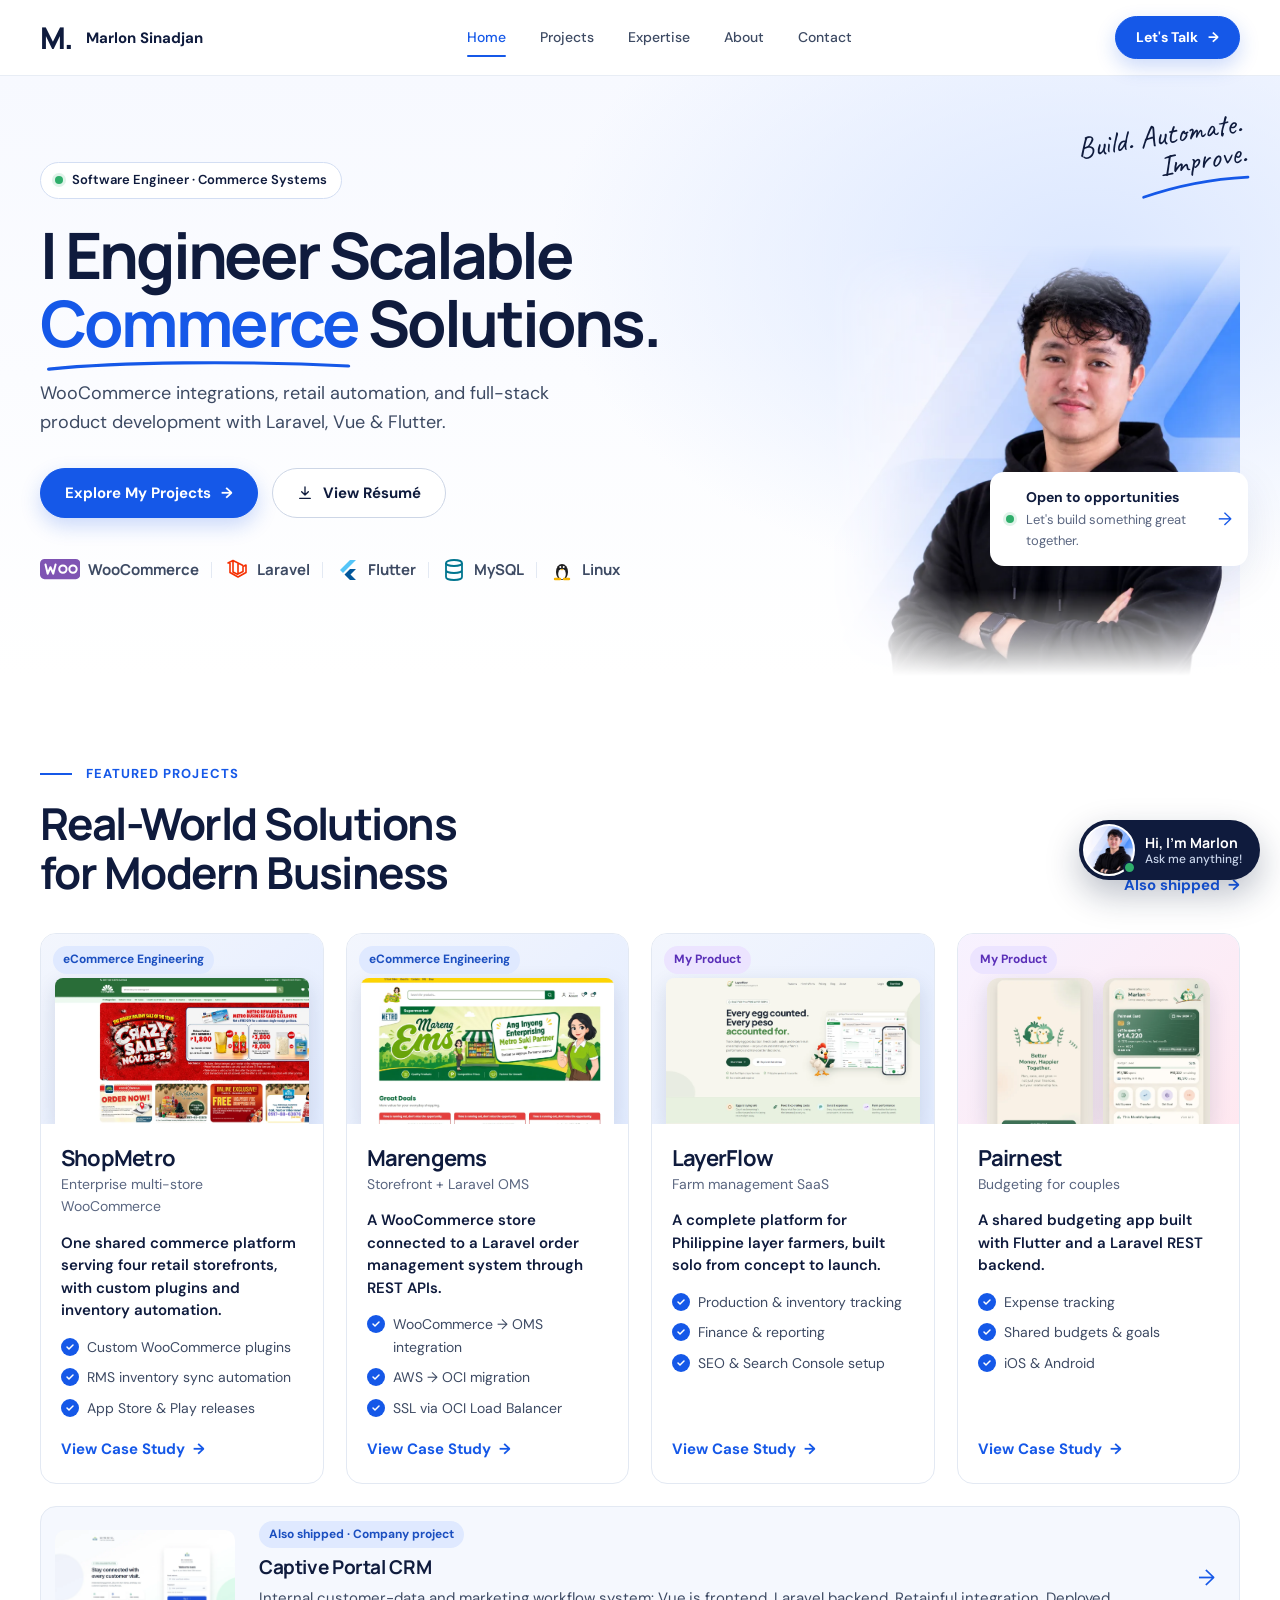
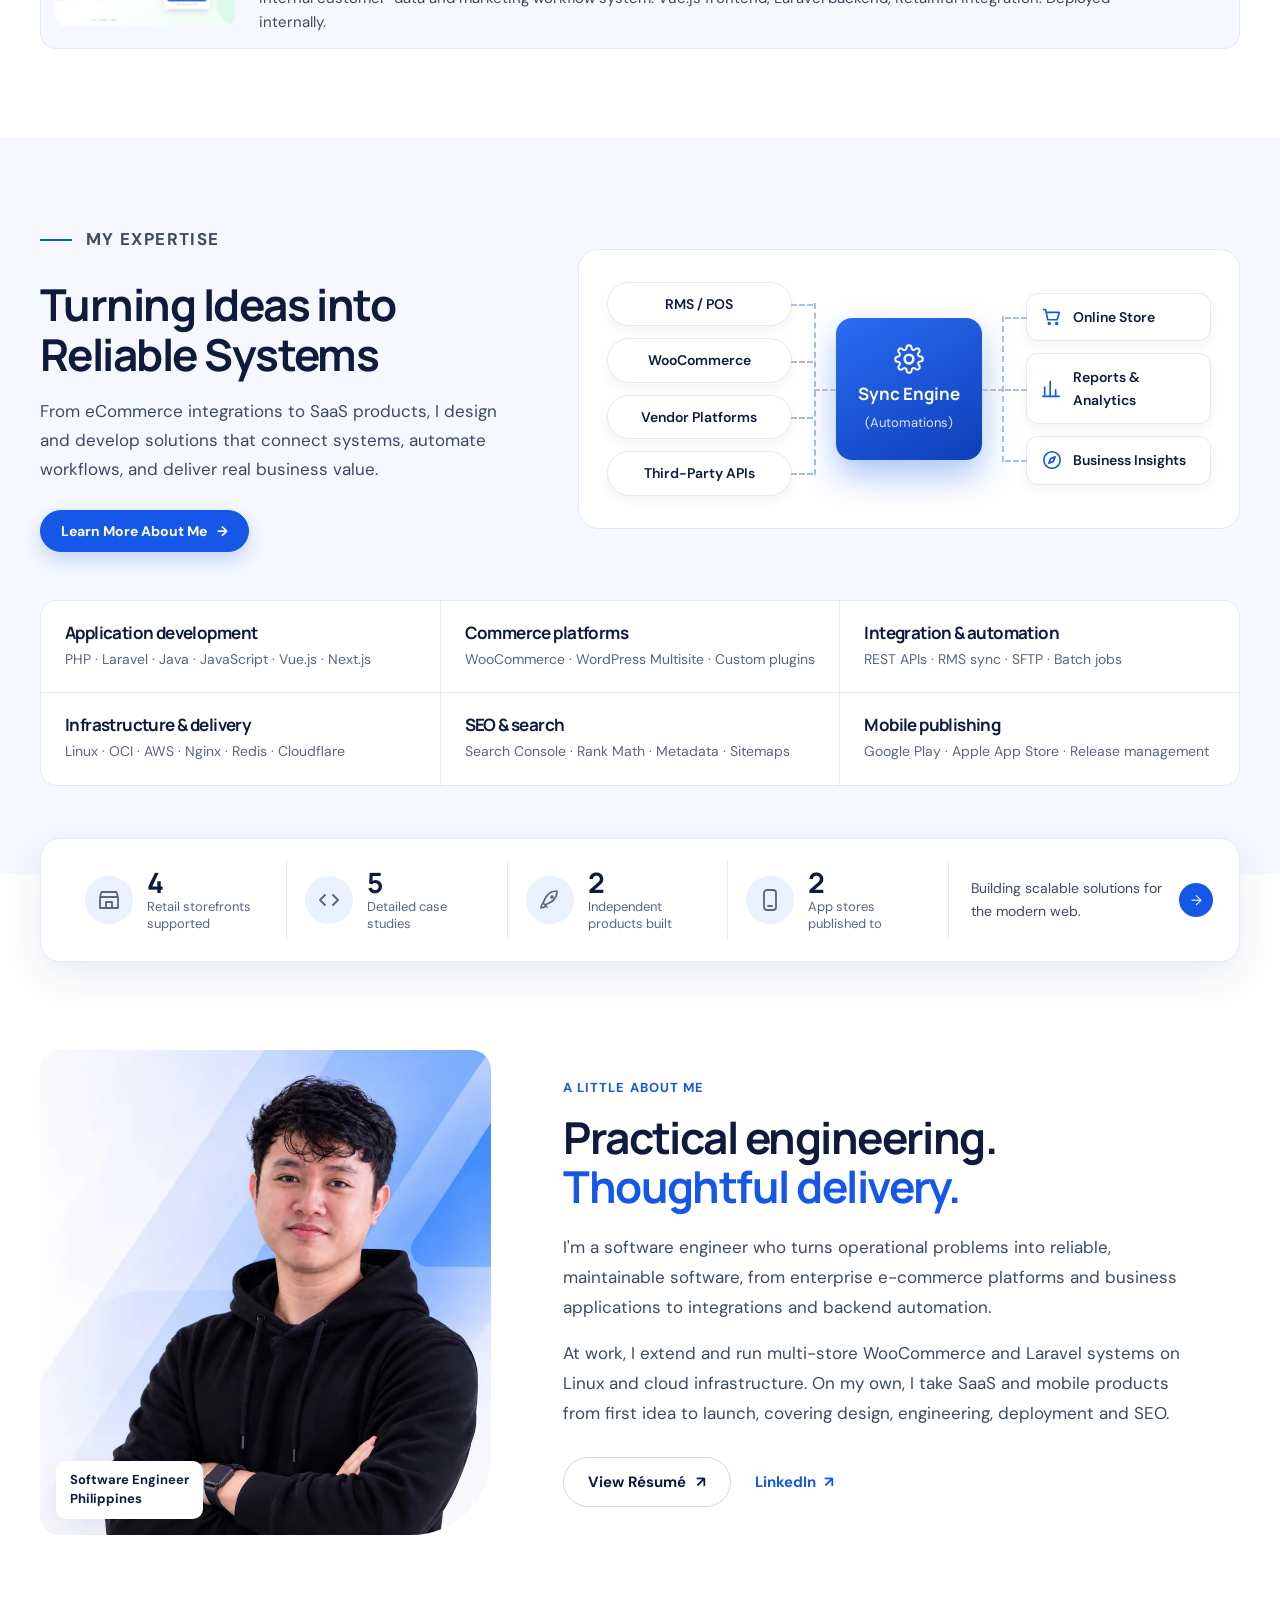
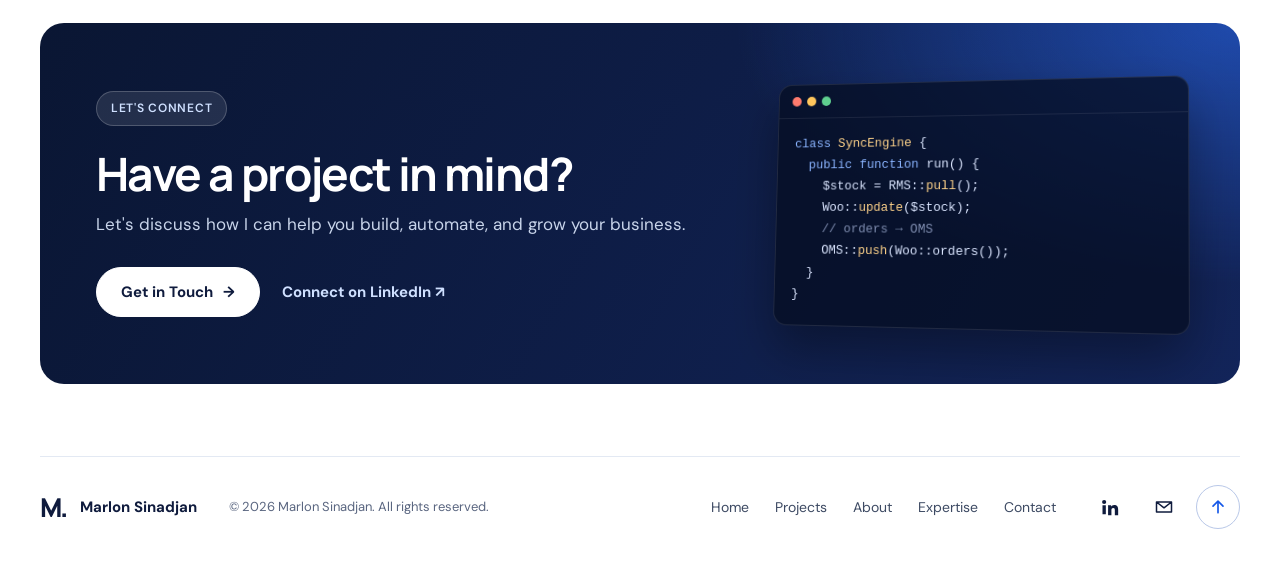
<file: index.html>
<!DOCTYPE html>
<html lang="en">
<head>
  <meta charset="UTF-8">
  <meta name="viewport" content="width=device-width, initial-scale=1">
  <title>Marlon Sinadjan — Software Developer</title>
  <meta name="description" content="Marlon Sinadjan is a Philippines-based software engineer building scalable commerce systems: WooCommerce engineering, Laravel applications, retail integrations, SaaS products and cloud deployments.">
  <meta name="author" content="Marlon Sinadjan">
  <link rel="canonical" href="https://suigeneris1224.github.io/marlon-s_portfolio/">
  <meta name="theme-color" content="#1558e8">

  <meta property="og:type" content="website">
  <meta property="og:site_name" content="Marlon Sinadjan">
  <meta property="og:title" content="Marlon Sinadjan — I Engineer Scalable Commerce Solutions">
  <meta property="og:description" content="WooCommerce integrations, retail automation, and full-stack product development with Laravel, Vue and Flutter.">
  <meta property="og:url" content="https://suigeneris1224.github.io/marlon-s_portfolio/">
  <meta property="og:image" content="https://suigeneris1224.github.io/marlon-s_portfolio/assets/og-cover.jpg">
  <meta property="og:image:width" content="1200">
  <meta property="og:image:height" content="630">
  <meta name="twitter:card" content="summary_large_image">
  <meta name="twitter:title" content="Marlon Sinadjan — I Engineer Scalable Commerce Solutions">
  <meta name="twitter:description" content="WooCommerce integrations, retail automation, and full-stack product development.">
  <meta name="twitter:image" content="https://suigeneris1224.github.io/marlon-s_portfolio/assets/og-cover.jpg">

  <link rel="icon" href="favicon.svg" type="image/svg+xml">
  <link rel="preload" as="image" href="profile.webp" type="image/webp">
  <link rel="preconnect" href="https://fonts.googleapis.com">
  <link rel="preconnect" href="https://fonts.gstatic.com" crossorigin>
  <link href="https://fonts.googleapis.com/css2?family=DM+Sans:wght@400;500;600;700&family=Manrope:wght@500;600;700;800&family=Caveat:wght@600&display=swap" rel="stylesheet">
  <link rel="stylesheet" href="style.css">

  <script type="application/ld+json">
  {
    "@context": "https://schema.org",
    "@type": "Person",
    "name": "Marlon Sinadjan",
    "jobTitle": "Software Engineer",
    "description": "Software engineer specializing in commerce systems, WooCommerce engineering, Laravel applications, integrations and cloud deployment.",
    "url": "https://suigeneris1224.github.io/marlon-s_portfolio/",
    "image": "https://suigeneris1224.github.io/marlon-s_portfolio/profile.webp",
    "email": "mailto:sinadjanbit2@gmail.com",
    "address": { "@type": "PostalAddress", "addressCountry": "PH" },
    "sameAs": ["https://www.linkedin.com/in/marlon-sinadjan-057580258"],
    "knowsAbout": ["WooCommerce", "WordPress Multisite", "Laravel", "PHP", "Vue.js", "Next.js", "Flutter", "REST APIs", "Oracle Cloud Infrastructure", "AWS", "Linux", "Technical SEO"]
  }
  </script>
</head>
<body>
  <a class="skip-link" href="#main">Skip to content</a>

  <header class="site-header">
    <nav class="nav wrap" aria-label="Main navigation">
      <a class="brand" href="#home" aria-label="Marlon Sinadjan, home">
        <span class="monogram" aria-hidden="true">M.</span><span>Marlon Sinadjan</span>
      </a>
      <button class="menu-toggle" aria-expanded="false" aria-controls="nav-menu" aria-label="Open navigation"><span></span><span></span></button>
      <ul class="nav-links" id="nav-menu">
        <li><a href="#home">Home</a></li>
        <li><a href="#projects">Projects</a></li>
        <li><a href="#expertise">Expertise</a></li>
        <li><a href="#about">About</a></li>
        <li><a href="#contact">Contact</a></li>
      </ul>
      <a class="button button-small nav-cta" href="#contact">Let's Talk <span aria-hidden="true">→</span></a>
    </nav>
  </header>

  <main id="main">
    <!-- Hero -->
    <section class="hero" id="home">
      <div class="wrap hero-inner">
        <div class="hero-copy">
          <p class="pill"><span class="status-dot" aria-hidden="true"></span> Software Engineer · Commerce Systems</p>
          <h1>I Engineer Scalable <span class="hl">Commerce<svg viewBox="0 0 300 18" preserveAspectRatio="none" aria-hidden="true"><path d="M3 13C70 4 190 2 297 9" fill="none" stroke="currentColor" stroke-width="4" stroke-linecap="round"/></svg></span> Solutions.</h1>
          <p class="hero-intro">WooCommerce integrations, retail automation, and full-stack product development with Laravel, Vue&nbsp;&amp;&nbsp;Flutter.</p>
          <div class="hero-actions">
            <a class="button" href="#projects">Explore My Projects <span aria-hidden="true">→</span></a>
            <a class="button button-outline" href="Marlon-Sinadjan-Resume.pdf" target="_blank" rel="noopener" type="application/pdf">
              <svg width="16" height="16" viewBox="0 0 24 24" aria-hidden="true"><path d="M12 3v12m0 0-5-5m5 5 5-5M4 20h16" fill="none" stroke="currentColor" stroke-width="2" stroke-linecap="round" stroke-linejoin="round"/></svg>
              View Résumé
            </a>
          </div>
          <ul class="stack-row" aria-label="Core technologies">
            <li class="stack-woo"><svg viewBox="0 0 44 24" aria-hidden="true"><rect width="44" height="22" rx="5" fill="#7f54b3"/><path d="M6 6l2.4 10 3-7 3 7L17 6" fill="none" stroke="#fff" stroke-width="2.2" stroke-linecap="round" stroke-linejoin="round"/><circle cx="25" cy="11" r="4" fill="none" stroke="#fff" stroke-width="2.2"/><circle cx="36" cy="11" r="4" fill="none" stroke="#fff" stroke-width="2.2"/></svg>WooCommerce</li>
            <li class="stack-laravel"><svg viewBox="0 0 24 24" aria-hidden="true"><path d="M3 5l5-2.5L13 5v11l5-2.5V8.5l3-1.5v7.5l-8 4.5-8-4.5V5zm5-2.5V14l5 2.5M13 5l5 2.5" fill="none" stroke="#f53003" stroke-width="1.6" stroke-linejoin="round"/></svg>Laravel</li>
            <li class="stack-flutter"><svg viewBox="0 0 24 24" aria-hidden="true"><path d="M14 2 4 12l3 3L20 2h-6z" fill="#54c5f8"/><path d="M14 11l-5.5 5.5L14 22h6l-5.5-5.5L20 11h-6z" fill="#01579b"/></svg>Flutter</li>
            <li class="stack-mysql"><svg viewBox="0 0 24 24" aria-hidden="true"><ellipse cx="12" cy="5" rx="8" ry="3" fill="none" stroke="#00758f" stroke-width="1.8"/><path d="M4 5v14c0 1.7 3.6 3 8 3s8-1.3 8-3V5M4 12c0 1.7 3.6 3 8 3s8-1.3 8-3" fill="none" stroke="#00758f" stroke-width="1.8"/></svg>MySQL</li>
            <li class="stack-linux"><svg viewBox="0 0 24 24" aria-hidden="true"><ellipse cx="12" cy="14" rx="6" ry="8" fill="#1d1d1f"/><ellipse cx="12" cy="16" rx="3.8" ry="5.2" fill="#fff"/><circle cx="10.3" cy="9" r="1" fill="#fff"/><circle cx="13.7" cy="9" r="1" fill="#fff"/><path d="M10.5 11h3l-1.5 1.4z" fill="#f5b400"/><path d="M5 21h5M14 21h5" stroke="#f5b400" stroke-width="2.4" stroke-linecap="round"/></svg>Linux</li>
          </ul>
        </div>

        <div class="portrait-wrap">
          <img class="portrait" src="profile.webp" width="900" height="942" alt="Marlon Sinadjan, software engineer, arms crossed in a black hoodie" fetchpriority="high" decoding="async">
          <p class="portrait-caption" aria-hidden="true">Build. Automate.<br>Improve.<svg viewBox="0 0 120 14" aria-hidden="true"><path d="M2 10C40 3 80 2 118 6" fill="none" stroke="currentColor" stroke-width="3" stroke-linecap="round"/></svg></p>
          <a class="portrait-note" href="#contact">
            <span class="status-dot" aria-hidden="true"></span>
            <span><strong>Open to opportunities</strong><small>Let's build something great together.</small></span>
            <span class="note-arrow" aria-hidden="true">→</span>
          </a>
        </div>
      </div>
    </section>

    <!-- Projects -->
    <section class="section" id="projects">
      <div class="wrap">
        <div class="section-heading">
          <div>
            <p class="eyebrow">Featured projects</p>
            <h2>Real-World Solutions<br>for Modern Business</h2>
          </div>
          <a class="text-link" href="#also-building">Also shipped <span aria-hidden="true">→</span></a>
        </div>

        <div class="project-grid">
          <article class="project-card reveal">
            <div class="card-top">
              <span class="badge">eCommerce Engineering</span>
              <img src="assets/images/projects/shopmetro.webp" width="1600" height="754" alt="ShopMetro retail storefront homepage" loading="lazy" decoding="async">
            </div>
            <div class="card-body">
              <h3>ShopMetro</h3>
              <p class="card-sub">Enterprise multi-store WooCommerce</p>
              <p class="card-value">One shared commerce platform serving four retail storefronts, with custom plugins and inventory automation.</p>
              <ul class="checks">
                <li>Custom WooCommerce plugins</li>
                <li>RMS inventory sync automation</li>
                <li>App Store &amp; Play releases</li>
              </ul>
              <a class="text-link" href="projects/shopmetro">View Case Study <span aria-hidden="true">→</span><span class="sr-only"> for ShopMetro</span></a>
            </div>
          </article>

          <article class="project-card reveal">
            <div class="card-top">
              <span class="badge">eCommerce Engineering</span>
              <img src="assets/images/projects/marengems.webp" width="1308" height="910" alt="Marengems jewelry storefront homepage" loading="lazy" decoding="async">
            </div>
            <div class="card-body">
              <h3>Marengems</h3>
              <p class="card-sub">Storefront + Laravel OMS</p>
              <p class="card-value">A WooCommerce store connected to a Laravel order management system through REST APIs.</p>
              <ul class="checks">
                <li>WooCommerce → OMS integration</li>
                <li>AWS → OCI migration</li>
                <li>SSL via OCI Load Balancer</li>
              </ul>
              <a class="text-link" href="projects/marengems">View Case Study <span aria-hidden="true">→</span><span class="sr-only"> for Marengems</span></a>
            </div>
          </article>

          <article class="project-card reveal">
            <div class="card-top">
              <span class="badge badge-product">My Product</span>
              <img src="assets/images/projects/layerflow.webp" width="1600" height="776" alt="LayerFlow poultry farm management SaaS website" loading="lazy" decoding="async">
            </div>
            <div class="card-body">
              <h3>LayerFlow</h3>
              <p class="card-sub">Farm management SaaS</p>
              <p class="card-value">A complete platform for Philippine layer farmers, built solo from concept to launch.</p>
              <ul class="checks">
                <li>Production &amp; inventory tracking</li>
                <li>Finance &amp; reporting</li>
                <li>SEO &amp; Search Console setup</li>
              </ul>
              <a class="text-link" href="projects/layerflow">View Case Study <span aria-hidden="true">→</span><span class="sr-only"> for LayerFlow</span></a>
            </div>
          </article>

          <article class="project-card reveal">
            <div class="card-top card-top-phone">
              <span class="badge badge-product">My Product</span>
              <img src="assets/images/projects/pairnest-start.webp" width="561" height="884" alt="Pairnest budgeting app welcome screen" loading="lazy" decoding="async">
              <img src="assets/images/projects/pairnest-dashboard.webp" width="501" height="887" alt="Pairnest budgeting app dashboard" loading="lazy" decoding="async">
            </div>
            <div class="card-body">
              <h3>Pairnest</h3>
              <p class="card-sub">Budgeting for couples</p>
              <p class="card-value">A shared budgeting app built with Flutter and a Laravel REST backend.</p>
              <ul class="checks">
                <li>Expense tracking</li>
                <li>Shared budgets &amp; goals</li>
                <li>iOS &amp; Android</li>
              </ul>
              <a class="text-link" href="projects/pairnest">View Case Study <span aria-hidden="true">→</span><span class="sr-only"> for Pairnest</span></a>
            </div>
          </article>
        </div>

        <a class="also-card reveal" id="also-building" href="projects/captive-portal-crm">
          <img src="assets/images/projects/crm-captive-portal-login.webp" width="1600" height="779" alt="" loading="lazy" decoding="async">
          <span class="also-text">
            <span class="badge">Also shipped · Company project</span>
            <strong>Captive Portal CRM</strong>
            <span>Internal customer-data and marketing workflow system: Vue.js frontend, Laravel backend, Retainful integration. Deployed internally.</span>
          </span>
          <span class="also-arrow" aria-hidden="true">→</span>
        </a>
      </div>
    </section>

    <!-- Expertise -->
    <section class="section expertise" id="expertise">
      <div class="wrap">
        <div class="expertise-split">
          <div class="expertise-copy">
            <p class="eyebrow">My expertise</p>
            <h2>Turning Ideas into<br>Reliable Systems</h2>
            <p>From eCommerce integrations to SaaS products, I design and develop solutions that connect systems, automate workflows, and deliver real business value.</p>
            <a class="button button-small" href="#about">Learn More About Me <span aria-hidden="true">→</span></a>
          </div>

          <figure class="flow reveal" aria-label="Diagram: retail data sources feed an automation sync engine, which powers the online store, reports and business insights">
            <ul class="flow-in" aria-hidden="true">
              <li>RMS / POS</li><li>WooCommerce</li><li>Vendor Platforms</li><li>Third-Party APIs</li>
            </ul>
            <div class="flow-core" aria-hidden="true">
              <svg viewBox="0 0 24 24" width="30" height="30"><path d="M12 15.5a3.5 3.5 0 1 0 0-7 3.5 3.5 0 0 0 0 7z" fill="none" stroke="currentColor" stroke-width="2"/><path d="M19.4 15a1.7 1.7 0 0 0 .3 1.8l.1.1a2 2 0 1 1-2.8 2.8l-.1-.1a1.7 1.7 0 0 0-1.8-.3 1.7 1.7 0 0 0-1 1.5V21a2 2 0 1 1-4 0v-.1a1.7 1.7 0 0 0-1.1-1.5 1.7 1.7 0 0 0-1.8.3l-.1.1a2 2 0 1 1-2.8-2.8l.1-.1a1.7 1.7 0 0 0 .3-1.8 1.7 1.7 0 0 0-1.5-1H3a2 2 0 1 1 0-4h.1a1.7 1.7 0 0 0 1.5-1.1 1.7 1.7 0 0 0-.3-1.8l-.1-.1a2 2 0 1 1 2.8-2.8l.1.1a1.7 1.7 0 0 0 1.8.3H9a1.7 1.7 0 0 0 1-1.5V3a2 2 0 1 1 4 0v.1a1.7 1.7 0 0 0 1 1.5 1.7 1.7 0 0 0 1.8-.3l.1-.1a2 2 0 1 1 2.8 2.8l-.1.1a1.7 1.7 0 0 0-.3 1.8V9a1.7 1.7 0 0 0 1.5 1H21a2 2 0 1 1 0 4h-.1a1.7 1.7 0 0 0-1.5 1z" fill="none" stroke="currentColor" stroke-width="1.6"/></svg>
              <strong>Sync Engine</strong><span>(Automations)</span>
            </div>
            <ul class="flow-out" aria-hidden="true">
              <li><svg viewBox="0 0 24 24"><path d="M3 4h2l2.4 11h10.2L20 7H6.2M9 20a1 1 0 1 0 0-2 1 1 0 0 0 0 2zm8 0a1 1 0 1 0 0-2 1 1 0 0 0 0 2z" fill="none" stroke="currentColor" stroke-width="1.8" stroke-linecap="round" stroke-linejoin="round"/></svg>Online Store</li>
              <li><svg viewBox="0 0 24 24"><path d="M4 20V10m6 10V4m6 16v-7m4 7H2" fill="none" stroke="currentColor" stroke-width="1.8" stroke-linecap="round"/></svg>Reports &amp; Analytics</li>
              <li><svg viewBox="0 0 24 24"><circle cx="12" cy="12" r="9" fill="none" stroke="currentColor" stroke-width="1.8"/><path d="m15.5 8.5-2 5-5 2 2-5z" fill="none" stroke="currentColor" stroke-width="1.8" stroke-linejoin="round"/></svg>Business Insights</li>
            </ul>
          </figure>
        </div>

        <div class="skills-grid">
          <div class="skill"><h3>Application development</h3><p>PHP · Laravel · Java · JavaScript · Vue.js · Next.js</p></div>
          <div class="skill"><h3>Commerce platforms</h3><p>WooCommerce · WordPress Multisite · Custom plugins</p></div>
          <div class="skill"><h3>Integration &amp; automation</h3><p>REST APIs · RMS sync · SFTP · Batch jobs</p></div>
          <div class="skill"><h3>Infrastructure &amp; delivery</h3><p>Linux · OCI · AWS · Nginx · Redis · Cloudflare</p></div>
          <div class="skill"><h3>SEO &amp; search</h3><p>Search Console · Rank Math · Metadata · Sitemaps</p></div>
          <div class="skill"><h3>Mobile publishing</h3><p>Google Play · Apple App Store · Release management</p></div>
        </div>
      </div>
    </section>

    <!-- Stats -->
    <section class="wrap stats-wrap" aria-label="Highlights">
      <div class="stats reveal">
        <div class="stat"><span class="stat-icon" aria-hidden="true"><svg viewBox="0 0 24 24"><path d="M3 9l1.5-5h15L21 9M3 9v11h18V9M3 9h18M9 20v-6h6v6" fill="none" stroke="currentColor" stroke-width="1.8" stroke-linejoin="round"/></svg></span><p><strong>4</strong><span>Retail storefronts supported</span></p></div>
        <div class="stat"><span class="stat-icon" aria-hidden="true"><svg viewBox="0 0 24 24"><path d="m8 7-5 5 5 5m8-10 5 5-5 5" fill="none" stroke="currentColor" stroke-width="1.9" stroke-linecap="round" stroke-linejoin="round"/></svg></span><p><strong>5</strong><span>Detailed case studies</span></p></div>
        <div class="stat"><span class="stat-icon" aria-hidden="true"><svg viewBox="0 0 24 24"><path d="M5 15c-1.5 1.5-2 5-2 5s3.5-.5 5-2m-3-3 4 4m-4-4 3-6c3-5 8-6 11-6 0 3-1 8-6 11l-6 3M14 10a1 1 0 1 0 0-2 1 1 0 0 0 0 2z" fill="none" stroke="currentColor" stroke-width="1.7" stroke-linecap="round" stroke-linejoin="round"/></svg></span><p><strong>2</strong><span>Independent products built</span></p></div>
        <div class="stat"><span class="stat-icon" aria-hidden="true"><svg viewBox="0 0 24 24"><rect x="6" y="2" width="12" height="20" rx="3" fill="none" stroke="currentColor" stroke-width="1.8"/><path d="M10 18h4" stroke="currentColor" stroke-width="1.8" stroke-linecap="round"/></svg></span><p><strong>2</strong><span>App stores published to</span></p></div>
        <a class="stat-cta" href="#contact">Building scalable solutions for the modern web. <span aria-hidden="true">→</span></a>
      </div>
    </section>

    <!-- About -->
    <section class="section about" id="about">
      <div class="wrap about-inner">
        <div class="about-image">
          <img src="profile.webp" width="900" height="942" alt="Portrait of Marlon Sinadjan" loading="lazy" decoding="async">
          <span>Software Engineer<br>Philippines</span>
        </div>
        <div class="about-copy">
          <p class="eyebrow">A little about me</p>
          <h2>Practical engineering.<br><span>Thoughtful delivery.</span></h2>
          <p>I'm a software engineer who turns operational problems into reliable, maintainable software, from enterprise e-commerce platforms and business applications to integrations and backend automation.</p>
          <p>At work, I extend and run multi-store WooCommerce and Laravel systems on Linux and cloud infrastructure. On my own, I take SaaS and mobile products from first idea to launch, covering design, engineering, deployment and SEO.</p>
          <div class="about-actions">
            <a class="button button-outline" href="Marlon-Sinadjan-Resume.pdf" target="_blank" rel="noopener" type="application/pdf">View Résumé <span aria-hidden="true">↗</span></a>
            <a class="text-link" href="https://www.linkedin.com/in/marlon-sinadjan-057580258" target="_blank" rel="noopener">LinkedIn <span aria-hidden="true">↗</span></a>
          </div>
        </div>
      </div>
    </section>

    <!-- Contact -->
    <section class="wrap contact-wrap" id="contact">
      <div class="contact-card">
        <div class="contact-copy">
          <p class="pill pill-dark">Let's connect</p>
          <h2>Have a project in mind?</h2>
          <p>Let's discuss how I can help you build, automate, and grow your business.</p>
          <div class="contact-actions">
            <a class="button button-light" href="mailto:sinadjanbit2@gmail.com">Get in Touch <span aria-hidden="true">→</span></a>
            <a class="contact-link" href="https://www.linkedin.com/in/marlon-sinadjan-057580258" target="_blank" rel="noopener">Connect on LinkedIn <span aria-hidden="true">↗</span></a>
          </div>
        </div>
        <div class="code-art" aria-hidden="true">
          <div class="code-bar"><i></i><i></i><i></i></div>
          <pre><code><b>class</b> <em>SyncEngine</em> {
  <b>public function</b> run() {
    $stock = RMS::<em>pull</em>();
    Woo::<em>update</em>($stock);
    <s>// orders → OMS</s>
    OMS::<em>push</em>(Woo::orders());
  }
}</code></pre>
        </div>
      </div>
    </section>
  </main>

  <footer class="footer wrap">
    <a class="brand" href="#home" aria-label="Marlon Sinadjan, back to top"><span class="monogram" aria-hidden="true">M.</span><span>Marlon Sinadjan</span></a>
    <p class="copyright">© 2026 Marlon Sinadjan. All rights reserved.</p>
    <nav class="footer-links" aria-label="Footer">
      <a href="#home">Home</a><a href="#projects">Projects</a><a href="#about">About</a><a href="#expertise">Expertise</a><a href="#contact">Contact</a>
    </nav>
    <div class="footer-social">
      <a href="https://www.linkedin.com/in/marlon-sinadjan-057580258" target="_blank" rel="noopener" aria-label="LinkedIn"><svg viewBox="0 0 24 24" aria-hidden="true"><path fill="currentColor" d="M4.98 3.5a2.5 2.5 0 1 1 0 5 2.5 2.5 0 0 1 0-5zM3 9.75h4v11H3v-11zm6.5 0h3.8v1.5h.1c.5-.9 1.8-1.8 3.7-1.8 4 0 4.7 2.6 4.7 6v6.3h-4v-5.6c0-1.3 0-3-1.9-3s-2.2 1.4-2.2 2.9v5.7h-4v-11z"/></svg></a>
      <a href="mailto:sinadjanbit2@gmail.com" aria-label="Email"><svg viewBox="0 0 24 24" aria-hidden="true"><path d="M3 6h18v12H3zM3 6l9 7 9-7" fill="none" stroke="currentColor" stroke-width="1.8" stroke-linejoin="round"/></svg></a>
      <a class="to-top" href="#home" aria-label="Back to top"><svg viewBox="0 0 24 24" aria-hidden="true"><path d="M12 19V5m-6 6 6-6 6 6" fill="none" stroke="currentColor" stroke-width="2" stroke-linecap="round" stroke-linejoin="round"/></svg></a>
    </div>
  </footer>

  <script src="main.js" defer></script>
  <script src="assistant.js" defer></script>
</body>
</html>
</file>
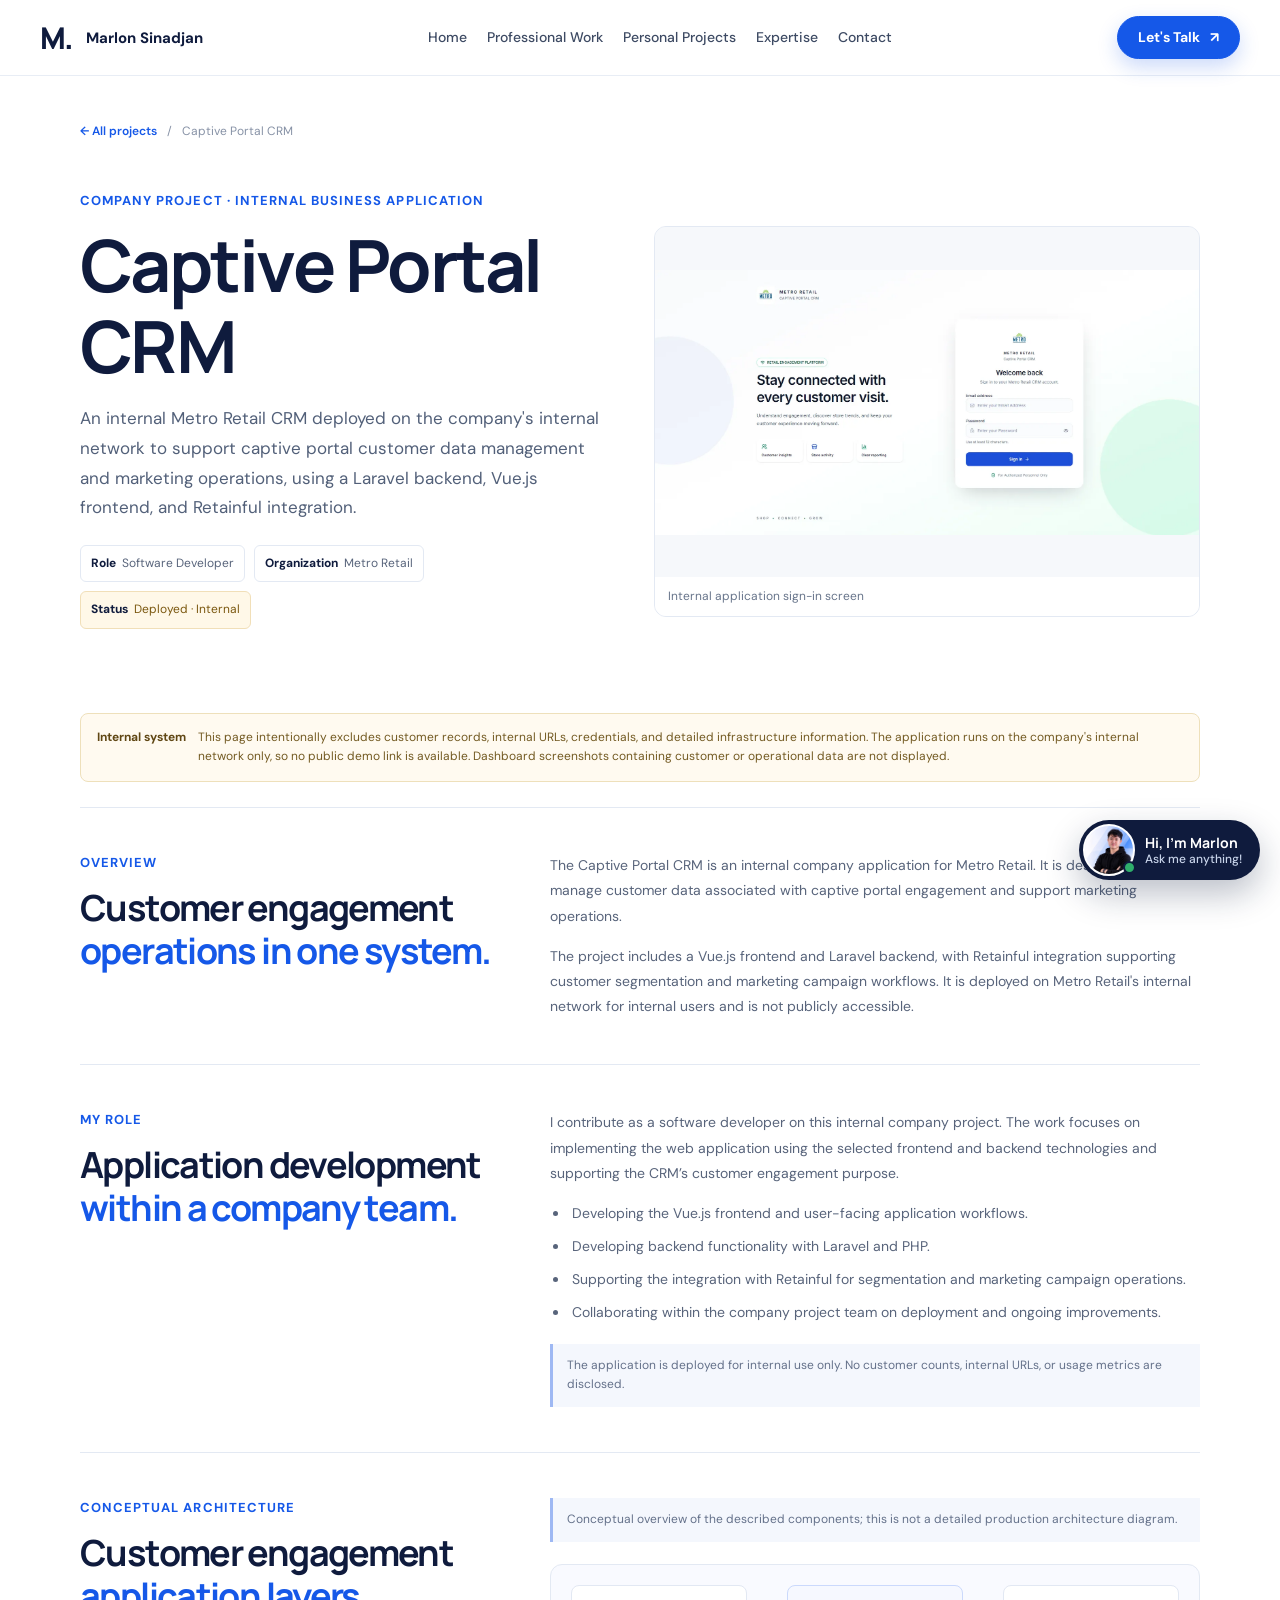
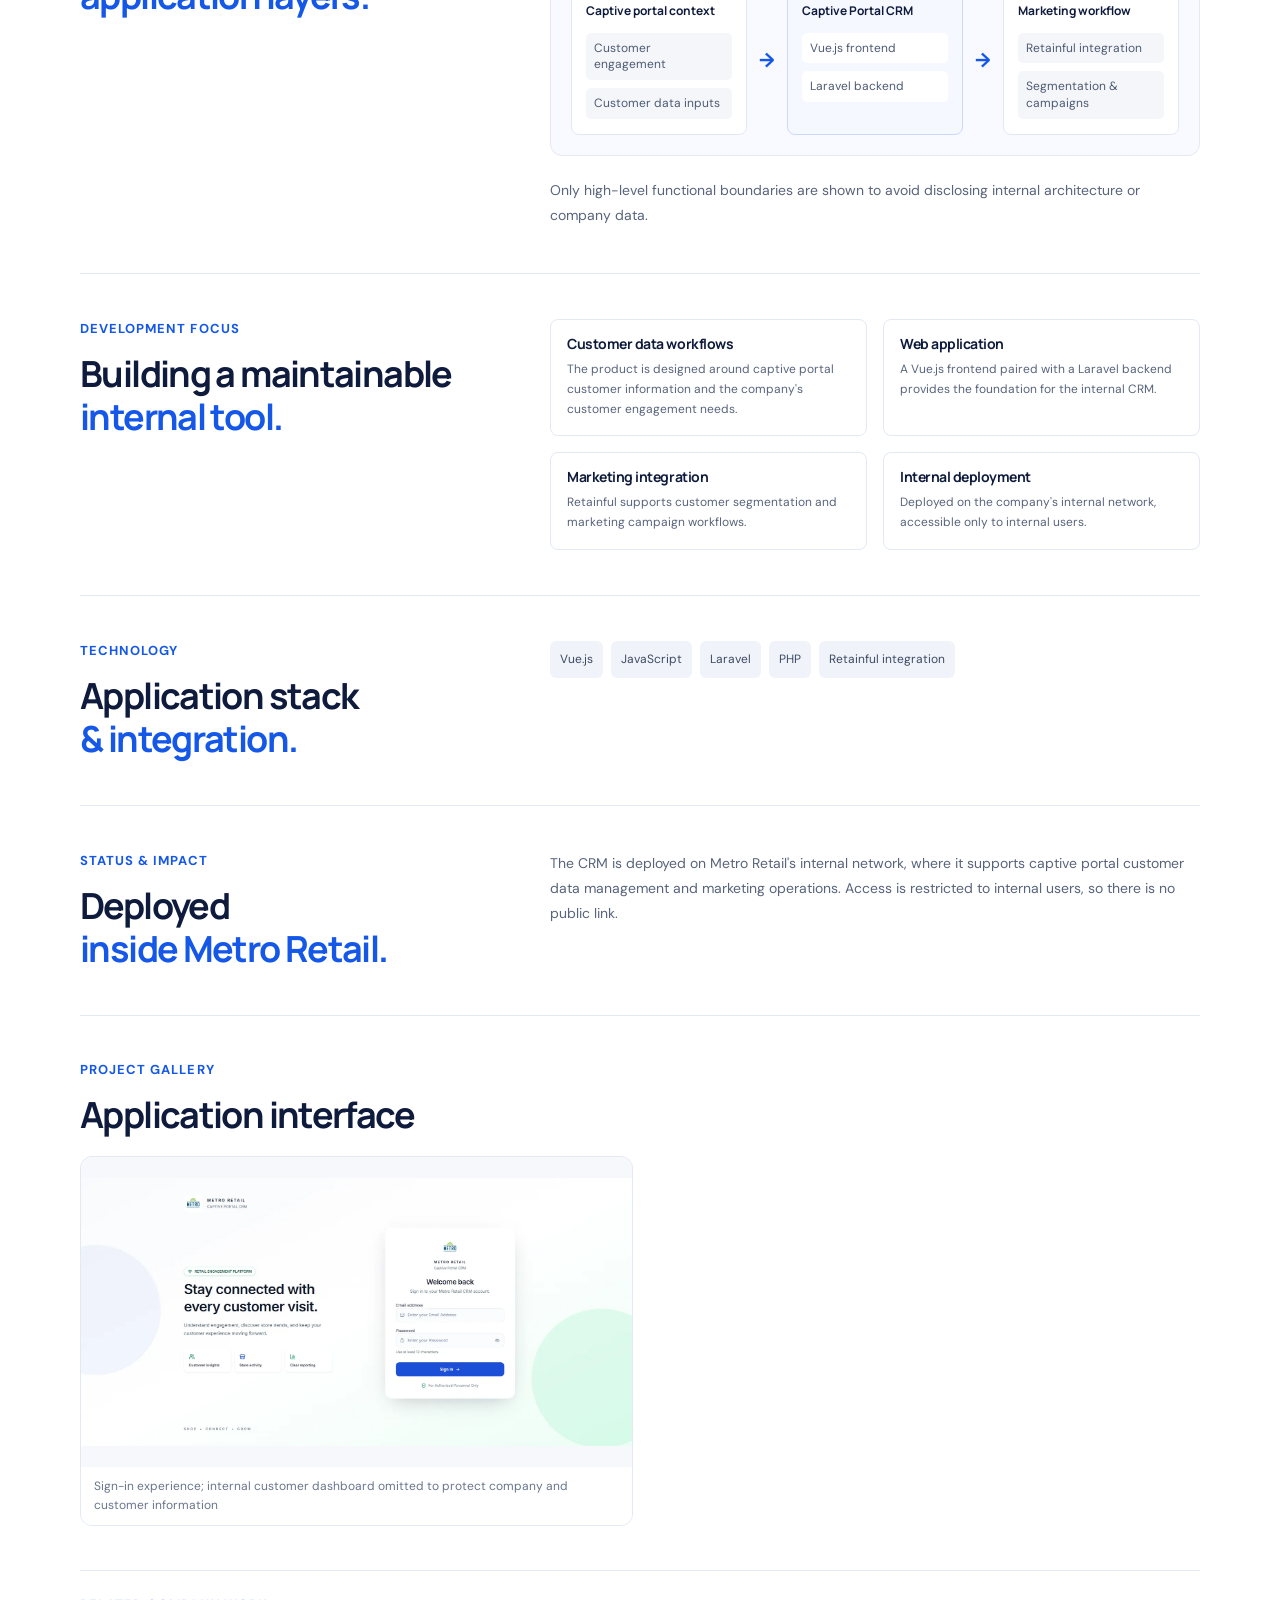
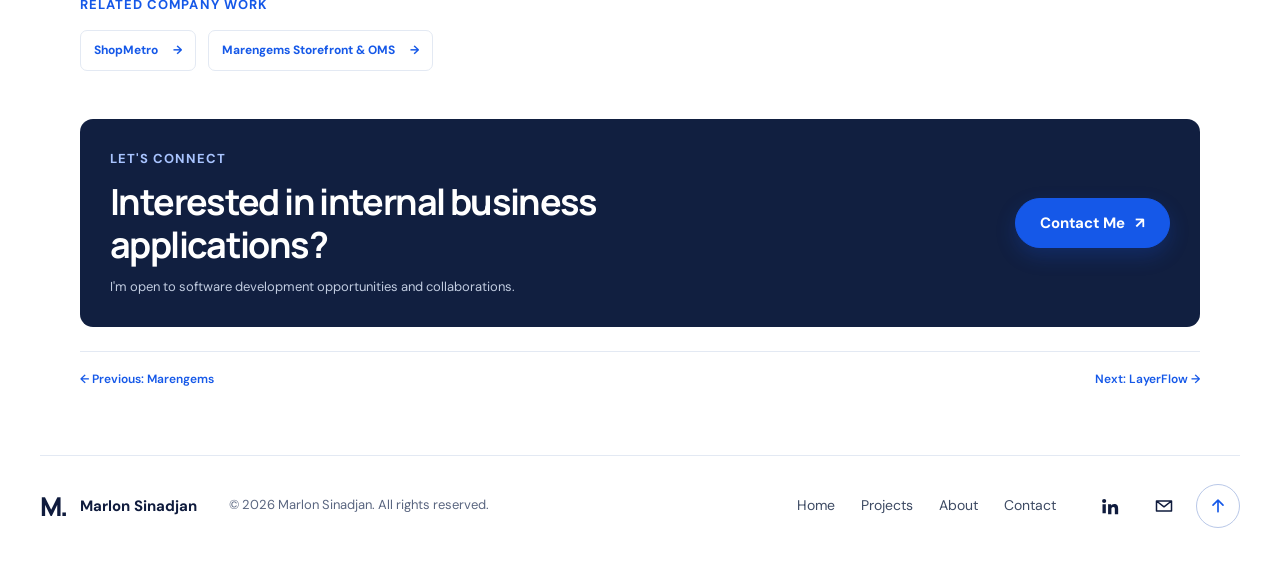
<file: projects/captive-portal-crm.html>
<!DOCTYPE html>
<html lang="en"><head>
  <meta charset="UTF-8"><meta name="viewport" content="width=device-width, initial-scale=1">
  <meta name="description" content="Captive Portal CRM case study: an internal Metro Retail CRM deployed on the company network, built with Vue.js, Laravel, and Retainful integration.">
  <meta property="og:title" content="Captive Portal CRM — Marlon Sinadjan Case Study"><meta property="og:description" content="Internal business application development for captive portal customer data and marketing operations."><meta property="og:type" content="article">
  <title>Captive Portal CRM Case Study — Marlon Sinadjan</title>
  <link rel="canonical" href="https://suigeneris1224.github.io/marlon-s_portfolio/projects/captive-portal-crm">
  <meta property="og:url" content="https://suigeneris1224.github.io/marlon-s_portfolio/projects/captive-portal-crm"><meta property="og:image" content="https://suigeneris1224.github.io/marlon-s_portfolio/assets/images/projects/crm-captive-portal-login.webp"><meta name="twitter:card" content="summary_large_image"><meta name="theme-color" content="#1558e8">
  <link rel="icon" href="../favicon.svg" type="image/svg+xml">
  <script type="application/ld+json">[{"@context": "https://schema.org", "@type": "CreativeWork", "name": "Captive Portal CRM case study", "description": "Captive Portal CRM case study: an internal Metro Retail CRM deployed on the company network, built with Vue.js, Laravel, and Retainful integration.", "url": "https://suigeneris1224.github.io/marlon-s_portfolio/projects/captive-portal-crm", "image": "https://suigeneris1224.github.io/marlon-s_portfolio/assets/images/projects/crm-captive-portal-login.webp", "author": {"@type": "Person", "name": "Marlon Sinadjan", "url": "https://suigeneris1224.github.io/marlon-s_portfolio/"}}, {"@context": "https://schema.org", "@type": "BreadcrumbList", "itemListElement": [{"@type": "ListItem", "position": 1, "name": "Home", "item": "https://suigeneris1224.github.io/marlon-s_portfolio/"}, {"@type": "ListItem", "position": 2, "name": "Projects", "item": "https://suigeneris1224.github.io/marlon-s_portfolio/#projects"}, {"@type": "ListItem", "position": 3, "name": "Captive Portal CRM", "item": "https://suigeneris1224.github.io/marlon-s_portfolio/projects/captive-portal-crm"}]}]</script>
<link rel="preconnect" href="https://fonts.googleapis.com"><link rel="preconnect" href="https://fonts.gstatic.com" crossorigin><link href="https://fonts.googleapis.com/css2?family=DM+Sans:wght@400;500;600;700&family=Manrope:wght@400;500;600;700;800&display=swap" rel="stylesheet"><link rel="stylesheet" href="../style.css"><link rel="stylesheet" href="case-study.css">
</head><body>
  <a class="skip-link" href="#top">Skip to content</a>
  <header class="site-header"><nav class="nav case-nav wrap" aria-label="Main navigation"><a class="brand" href="../#home"><span class="monogram" aria-hidden="true">M.</span><span>Marlon Sinadjan</span></a><button class="menu-toggle" aria-expanded="false" aria-controls="nav-menu" aria-label="Open navigation"><span></span><span></span></button><ul class="nav-links" id="nav-menu"><li><a href="../#home">Home</a></li><li><a href="../#professional-projects">Professional Work</a></li><li><a href="../#personal-projects">Personal Projects</a></li><li><a href="../#expertise">Expertise</a></li><li><a href="../#contact">Contact</a></li></ul><a class="button button-small nav-cta" href="../#contact">Let's Talk <span aria-hidden="true">↗</span></a></nav></header>
  <main class="case-main wrap" id="top"><nav class="breadcrumb" aria-label="Breadcrumb"><a href="../#projects">← All projects</a><span>/</span><span>Captive Portal CRM</span></nav>
    <section class="case-hero"><div class="case-title"><p class="eyebrow">Company project · Internal business application</p><h1>Captive Portal CRM</h1><p class="case-lead">An internal Metro Retail CRM deployed on the company's internal network to support captive portal customer data management and marketing operations, using a Laravel backend, Vue.js frontend, and Retainful integration.</p><div class="case-facts"><span><b>Role</b> Software Developer</span><span><b>Organization</b> Metro Retail</span><span class="status-pill"><b>Status</b> Deployed · Internal</span></div></div><figure class="case-cover"><img src="../assets/images/projects/crm-captive-portal-login.webp" width="1600" height="779" decoding="async" alt="Captive Portal CRM sign-in interface"><figcaption>Internal application sign-in screen</figcaption></figure></section>
    <aside class="confidentiality-note"><strong>Internal system</strong><span>This page intentionally excludes customer records, internal URLs, credentials, and detailed infrastructure information. The application runs on the company's internal network only, so no public demo link is available. Dashboard screenshots containing customer or operational data are not displayed.</span></aside>
    <section class="case-section"><div class="case-section-label"><p class="eyebrow">Overview</p><h2>Customer engagement<br><span>operations in one system.</span></h2></div><div class="case-section-body"><p>The Captive Portal CRM is an internal company application for Metro Retail. It is designed to help manage customer data associated with captive portal engagement and support marketing operations.</p><p>The project includes a Vue.js frontend and Laravel backend, with Retainful integration supporting customer segmentation and marketing campaign workflows. It is deployed on Metro Retail's internal network for internal users and is not publicly accessible.</p></div></section>
    <section class="case-section"><div class="case-section-label"><p class="eyebrow">My role</p><h2>Application development<br><span>within a company team.</span></h2></div><div class="case-section-body"><p>I contribute as a software developer on this internal company project. The work focuses on implementing the web application using the selected frontend and backend technologies and supporting the CRM’s customer engagement purpose.</p><ul class="case-bullets"><li>Developing the Vue.js frontend and user-facing application workflows.</li><li>Developing backend functionality with Laravel and PHP.</li><li>Supporting the integration with Retainful for segmentation and marketing campaign operations.</li><li>Collaborating within the company project team on deployment and ongoing improvements.</li></ul><p class="case-note">The application is deployed for internal use only. No customer counts, internal URLs, or usage metrics are disclosed.</p></div></section>
    <section class="case-section"><div class="case-section-label"><p class="eyebrow">Conceptual architecture</p><h2>Customer engagement<br><span>application layers.</span></h2></div><div class="case-section-body"><p class="case-note">Conceptual overview of the described components; this is not a detailed production architecture diagram.</p><div class="architecture-diagram crm-architecture"><div class="arch-column"><b>Captive portal context</b><span>Customer engagement</span><span>Customer data inputs</span></div><div class="arch-arrow">→</div><div class="arch-column arch-primary"><b>Captive Portal CRM</b><span>Vue.js frontend</span><span>Laravel backend</span></div><div class="arch-arrow">→</div><div class="arch-column"><b>Marketing workflow</b><span>Retainful integration</span><span>Segmentation &amp; campaigns</span></div></div><p>Only high-level functional boundaries are shown to avoid disclosing internal architecture or company data.</p></div></section>
    <section class="case-section"><div class="case-section-label"><p class="eyebrow">Development focus</p><h2>Building a maintainable<br><span>internal tool.</span></h2></div><div class="case-section-body"><div class="contribution-grid"><article><h3>Customer data workflows</h3><p>The product is designed around captive portal customer information and the company's customer engagement needs.</p></article><article><h3>Web application</h3><p>A Vue.js frontend paired with a Laravel backend provides the foundation for the internal CRM.</p></article><article><h3>Marketing integration</h3><p>Retainful supports customer segmentation and marketing campaign workflows.</p></article><article><h3>Internal deployment</h3><p>Deployed on the company's internal network, accessible only to internal users.</p></article></div></div></section>
    <section class="case-section"><div class="case-section-label"><p class="eyebrow">Technology</p><h2>Application stack<br><span>&amp; integration.</span></h2></div><div class="case-section-body"><div class="tag-list case-tech"><span>Vue.js</span><span>JavaScript</span><span>Laravel</span><span>PHP</span><span>Retainful integration</span></div></div></section>
    <section class="case-section"><div class="case-section-label"><p class="eyebrow">Status &amp; impact</p><h2>Deployed<br><span>inside Metro Retail.</span></h2></div><div class="case-section-body"><p>The CRM is deployed on Metro Retail's internal network, where it supports captive portal customer data management and marketing operations. Access is restricted to internal users, so there is no public link.</p></div></section>
    <section class="case-gallery-section"><p class="eyebrow">Project gallery</p><h2>Application interface</h2><div class="case-gallery"><figure><img src="../assets/images/projects/crm-captive-portal-login.webp" width="1600" height="779" decoding="async" alt="Captive Portal CRM login interface without user data" loading="lazy"><figcaption>Sign-in experience; internal customer dashboard omitted to protect company and customer information</figcaption></figure></div></section>
    <section class="related-projects"><p class="eyebrow">Related company work</p><a href="shopmetro">ShopMetro <span aria-hidden="true">→</span></a><a href="marengems">Marengems Storefront &amp; OMS <span aria-hidden="true">→</span></a></section><section class="case-cta"><div><p class="eyebrow">Let's connect</p><h2>Interested in internal business applications?</h2><p>I'm open to software development opportunities and collaborations.</p></div><a class="button" href="../#contact">Contact Me <span aria-hidden="true">↗</span></a></section><nav class="case-pagination" aria-label="Related case studies"><a href="marengems">← Previous: Marengems</a><a href="layerflow">Next: LayerFlow →</a></nav>
  </main><footer class="footer wrap"><a class="brand" href="../#home" aria-label="Marlon Sinadjan, home"><span class="monogram" aria-hidden="true">M.</span><span>Marlon Sinadjan</span></a><p class="copyright">© 2026 Marlon Sinadjan. All rights reserved.</p><nav class="footer-links" aria-label="Footer"><a href="../#home">Home</a><a href="../#projects">Projects</a><a href="../#about">About</a><a href="../#contact">Contact</a></nav><div class="footer-social"><a href="https://www.linkedin.com/in/marlon-sinadjan-057580258" target="_blank" rel="noopener" aria-label="LinkedIn"><svg viewBox="0 0 24 24" aria-hidden="true"><path fill="currentColor" d="M4.98 3.5a2.5 2.5 0 1 1 0 5 2.5 2.5 0 0 1 0-5zM3 9.75h4v11H3v-11zm6.5 0h3.8v1.5h.1c.5-.9 1.8-1.8 3.7-1.8 4 0 4.7 2.6 4.7 6v6.3h-4v-5.6c0-1.3 0-3-1.9-3s-2.2 1.4-2.2 2.9v5.7h-4v-11z"/></svg></a><a href="mailto:sinadjanbit2@gmail.com" aria-label="Email"><svg viewBox="0 0 24 24" aria-hidden="true"><path d="M3 6h18v12H3zM3 6l9 7 9-7" fill="none" stroke="currentColor" stroke-width="1.8" stroke-linejoin="round"/></svg></a><a class="to-top" href="#top" aria-label="Back to top"><svg viewBox="0 0 24 24" aria-hidden="true"><path d="M12 19V5m-6 6 6-6 6 6" fill="none" stroke="currentColor" stroke-width="2" stroke-linecap="round" stroke-linejoin="round"/></svg></a></div></footer><script src="../main.js" defer></script><script src="../assistant.js" defer></script>
</body></html>
</file>
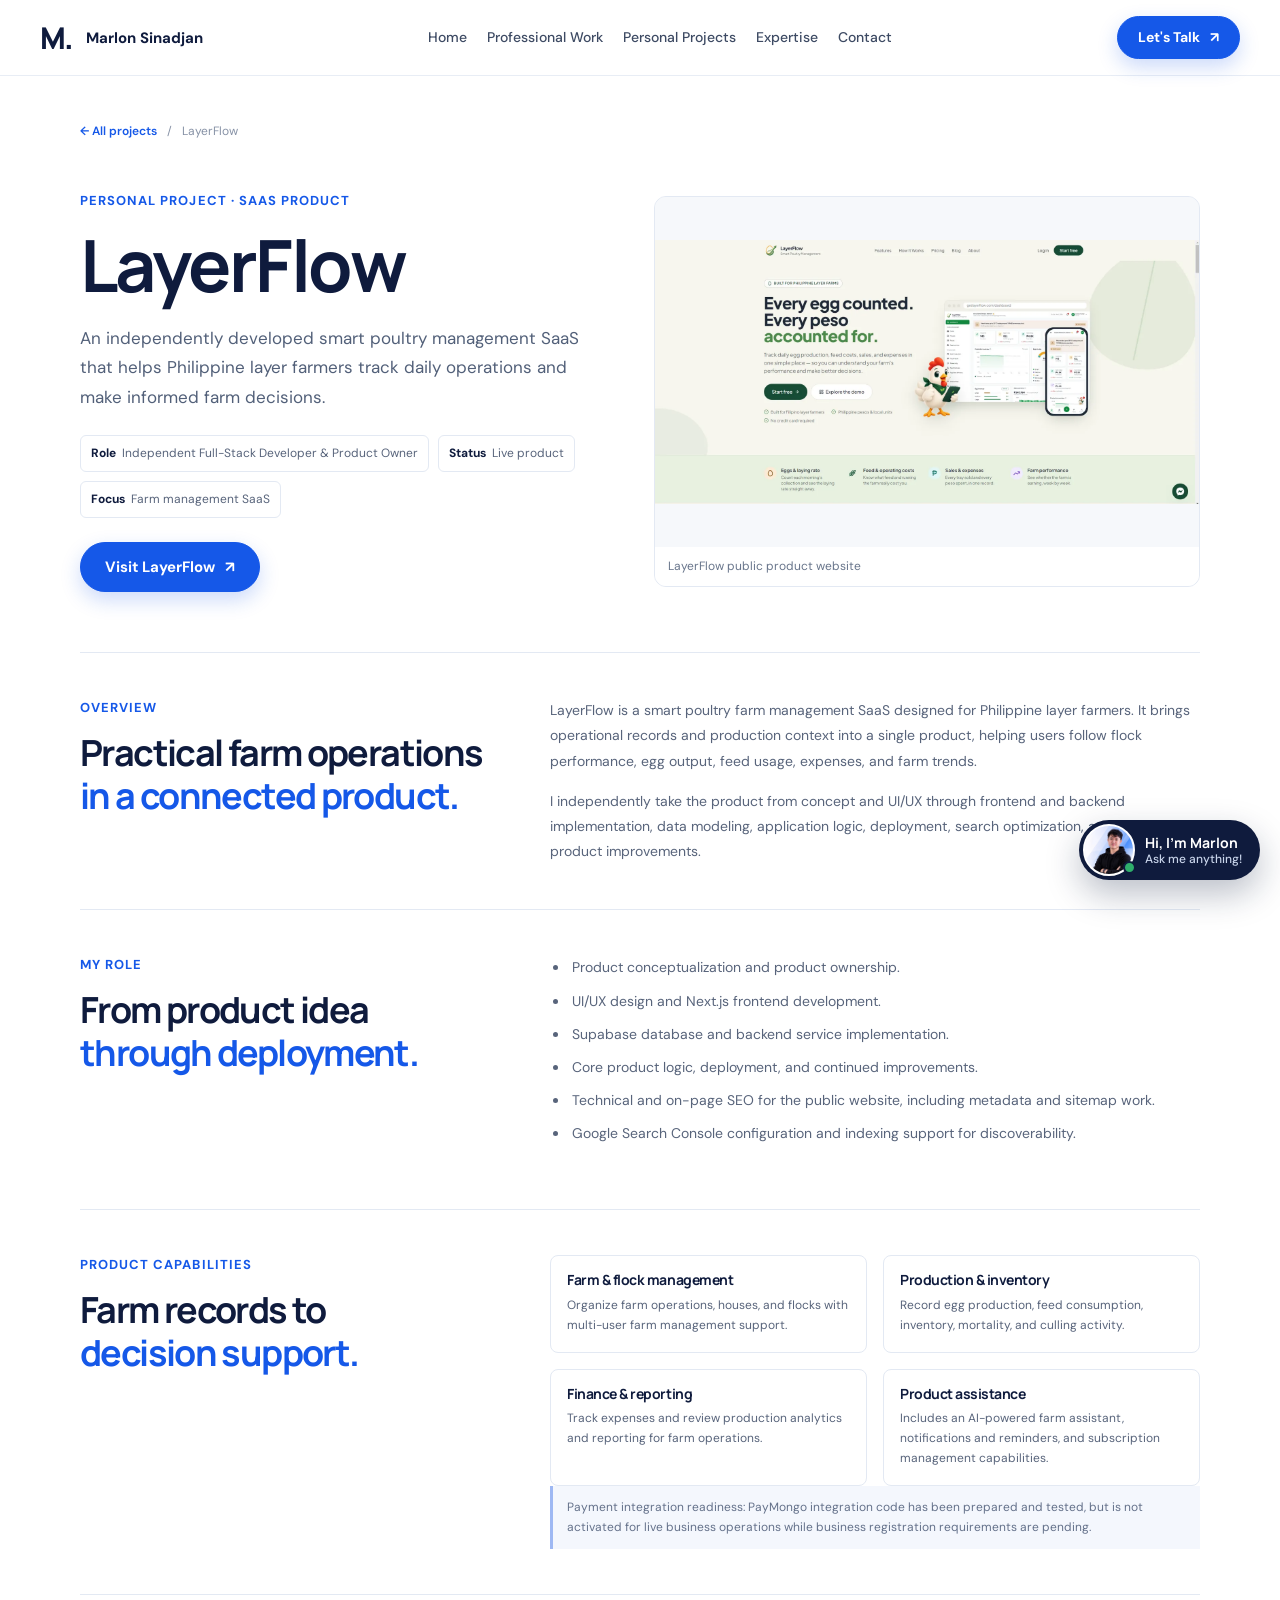
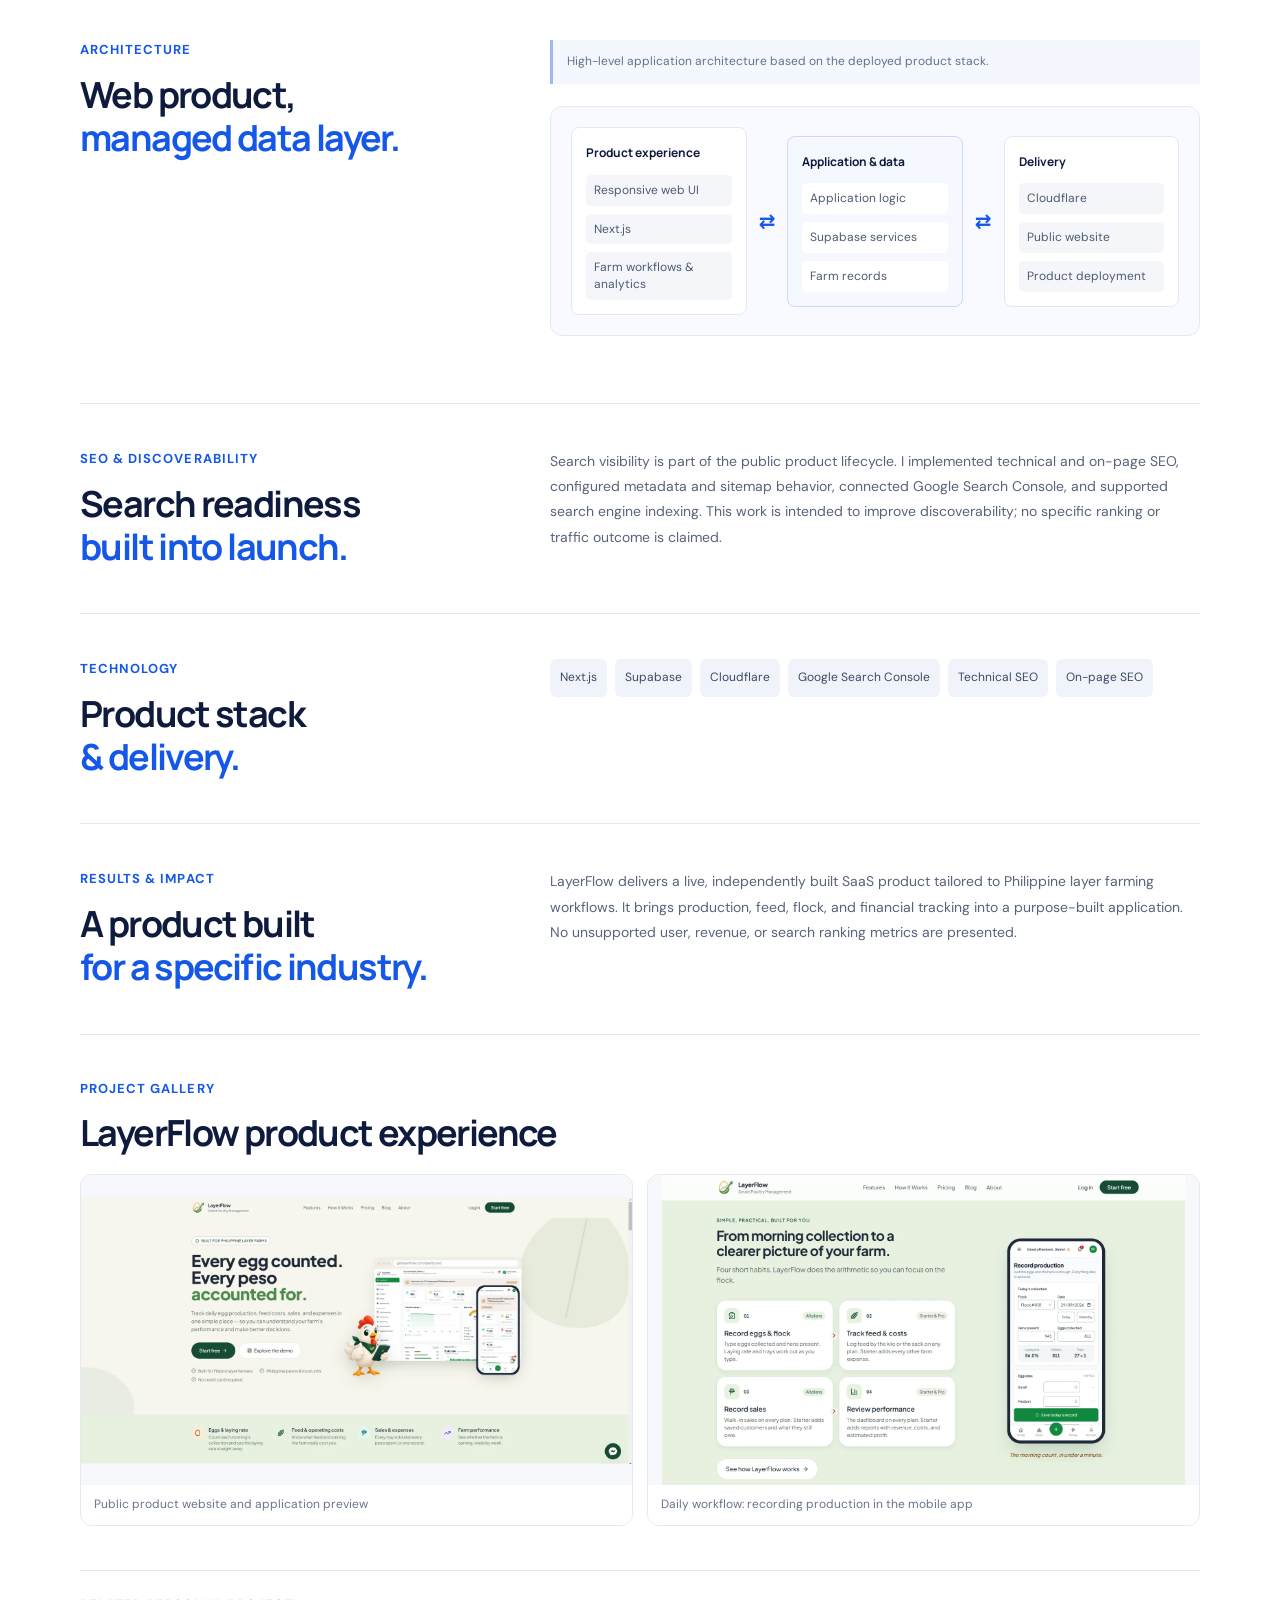
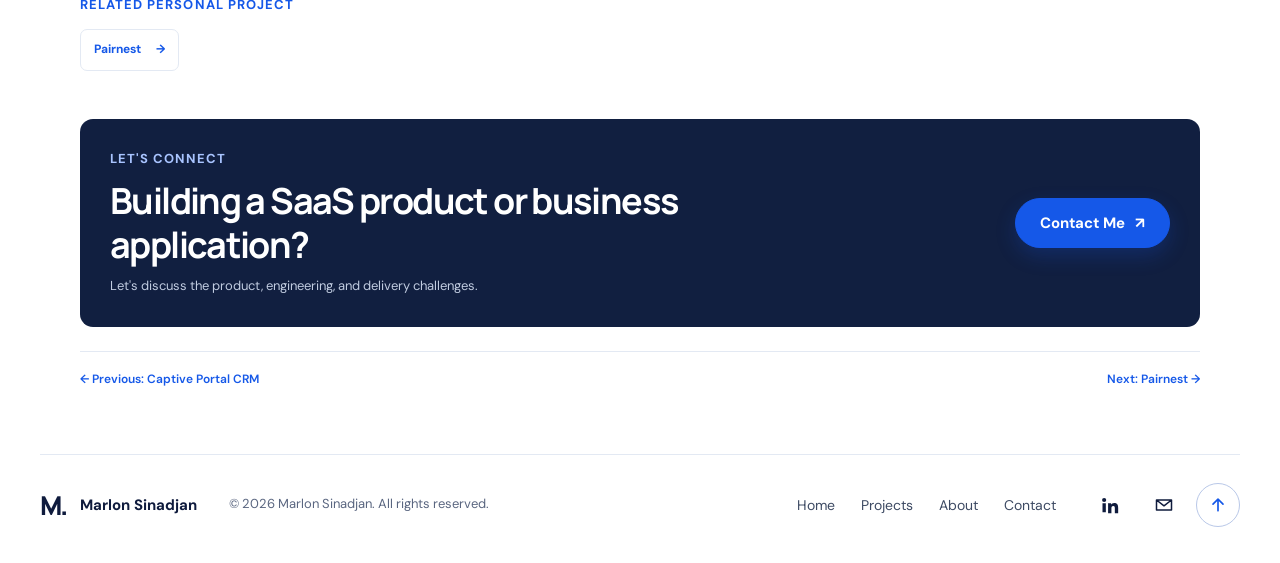
<file: projects/layerflow.html>
<!DOCTYPE html>
<html lang="en"><head>
  <meta charset="UTF-8"><meta name="viewport" content="width=device-width, initial-scale=1">
  <meta name="description" content="LayerFlow case study: an independently developed poultry farm management SaaS for Philippine layer farmers, built with Next.js, Supabase, and Cloudflare.">
  <meta property="og:title" content="LayerFlow — Marlon Sinadjan Case Study"><meta property="og:description" content="Building a poultry farm management SaaS from concept through product, deployment, and SEO."><meta property="og:type" content="article">
  <title>LayerFlow Case Study — Marlon Sinadjan</title>
  <link rel="canonical" href="https://suigeneris1224.github.io/marlon-s_portfolio/projects/layerflow">
  <meta property="og:url" content="https://suigeneris1224.github.io/marlon-s_portfolio/projects/layerflow"><meta property="og:image" content="https://suigeneris1224.github.io/marlon-s_portfolio/assets/images/projects/layerflow.webp"><meta name="twitter:card" content="summary_large_image"><meta name="theme-color" content="#1558e8">
  <link rel="icon" href="../favicon.svg" type="image/svg+xml">
  <script type="application/ld+json">[{"@context": "https://schema.org", "@type": "CreativeWork", "name": "LayerFlow case study", "description": "LayerFlow case study: an independently developed poultry farm management SaaS for Philippine layer farmers, built with Next.js, Supabase, and Cloudflare.", "url": "https://suigeneris1224.github.io/marlon-s_portfolio/projects/layerflow", "image": "https://suigeneris1224.github.io/marlon-s_portfolio/assets/images/projects/layerflow.webp", "author": {"@type": "Person", "name": "Marlon Sinadjan", "url": "https://suigeneris1224.github.io/marlon-s_portfolio/"}}, {"@context": "https://schema.org", "@type": "BreadcrumbList", "itemListElement": [{"@type": "ListItem", "position": 1, "name": "Home", "item": "https://suigeneris1224.github.io/marlon-s_portfolio/"}, {"@type": "ListItem", "position": 2, "name": "Projects", "item": "https://suigeneris1224.github.io/marlon-s_portfolio/#projects"}, {"@type": "ListItem", "position": 3, "name": "LayerFlow", "item": "https://suigeneris1224.github.io/marlon-s_portfolio/projects/layerflow"}]}]</script>
<link rel="preconnect" href="https://fonts.googleapis.com"><link rel="preconnect" href="https://fonts.gstatic.com" crossorigin><link href="https://fonts.googleapis.com/css2?family=DM+Sans:wght@400;500;600;700&family=Manrope:wght@400;500;600;700;800&display=swap" rel="stylesheet"><link rel="stylesheet" href="../style.css"><link rel="stylesheet" href="case-study.css">
</head><body>
  <a class="skip-link" href="#top">Skip to content</a>
  <header class="site-header"><nav class="nav case-nav wrap" aria-label="Main navigation"><a class="brand" href="../#home"><span class="monogram" aria-hidden="true">M.</span><span>Marlon Sinadjan</span></a><button class="menu-toggle" aria-expanded="false" aria-controls="nav-menu" aria-label="Open navigation"><span></span><span></span></button><ul class="nav-links" id="nav-menu"><li><a href="../#home">Home</a></li><li><a href="../#professional-projects">Professional Work</a></li><li><a href="../#personal-projects">Personal Projects</a></li><li><a href="../#expertise">Expertise</a></li><li><a href="../#contact">Contact</a></li></ul><a class="button button-small nav-cta" href="../#contact">Let's Talk <span aria-hidden="true">↗</span></a></nav></header>
  <main class="case-main wrap" id="top"><nav class="breadcrumb" aria-label="Breadcrumb"><a href="../#projects">← All projects</a><span>/</span><span>LayerFlow</span></nav>
    <section class="case-hero"><div class="case-title"><p class="eyebrow">Personal project · SaaS product</p><h1>LayerFlow</h1><p class="case-lead">An independently developed smart poultry management SaaS that helps Philippine layer farmers track daily operations and make informed farm decisions.</p><div class="case-facts"><span><b>Role</b> Independent Full-Stack Developer &amp; Product Owner</span><span><b>Status</b> Live product</span><span><b>Focus</b> Farm management SaaS</span></div><a class="button" href="https://getlayerflow.com" target="_blank" rel="noopener">Visit LayerFlow <span aria-hidden="true">↗</span></a></div><figure class="case-cover"><img src="../assets/images/projects/layerflow.webp" width="1600" height="776" decoding="async" alt="LayerFlow smart poultry management public website"><figcaption>LayerFlow public product website</figcaption></figure></section>
    <section class="case-section"><div class="case-section-label"><p class="eyebrow">Overview</p><h2>Practical farm operations<br><span>in a connected product.</span></h2></div><div class="case-section-body"><p>LayerFlow is a smart poultry farm management SaaS designed for Philippine layer farmers. It brings operational records and production context into a single product, helping users follow flock performance, egg output, feed usage, expenses, and farm trends.</p><p>I independently take the product from concept and UI/UX through frontend and backend implementation, data modeling, application logic, deployment, search optimization, and ongoing product improvements.</p></div></section>
    <section class="case-section"><div class="case-section-label"><p class="eyebrow">My role</p><h2>From product idea<br><span>through deployment.</span></h2></div><div class="case-section-body"><ul class="case-bullets"><li>Product conceptualization and product ownership.</li><li>UI/UX design and Next.js frontend development.</li><li>Supabase database and backend service implementation.</li><li>Core product logic, deployment, and continued improvements.</li><li>Technical and on-page SEO for the public website, including metadata and sitemap work.</li><li>Google Search Console configuration and indexing support for discoverability.</li></ul></div></section>
    <section class="case-section"><div class="case-section-label"><p class="eyebrow">Product capabilities</p><h2>Farm records to<br><span>decision support.</span></h2></div><div class="case-section-body"><div class="contribution-grid"><article><h3>Farm &amp; flock management</h3><p>Organize farm operations, houses, and flocks with multi-user farm management support.</p></article><article><h3>Production &amp; inventory</h3><p>Record egg production, feed consumption, inventory, mortality, and culling activity.</p></article><article><h3>Finance &amp; reporting</h3><p>Track expenses and review production analytics and reporting for farm operations.</p></article><article><h3>Product assistance</h3><p>Includes an AI-powered farm assistant, notifications and reminders, and subscription management capabilities.</p></article></div><p class="case-note">Payment integration readiness: PayMongo integration code has been prepared and tested, but is not activated for live business operations while business registration requirements are pending.</p></div></section>
    <section class="case-section"><div class="case-section-label"><p class="eyebrow">Architecture</p><h2>Web product,<br><span>managed data layer.</span></h2></div><div class="case-section-body"><p class="case-note">High-level application architecture based on the deployed product stack.</p><div class="architecture-diagram"><div class="arch-column"><b>Product experience</b><span>Responsive web UI</span><span>Next.js</span><span>Farm workflows &amp; analytics</span></div><div class="arch-arrow">⇄</div><div class="arch-column arch-primary"><b>Application &amp; data</b><span>Application logic</span><span>Supabase services</span><span>Farm records</span></div><div class="arch-arrow">⇄</div><div class="arch-column"><b>Delivery</b><span>Cloudflare</span><span>Public website</span><span>Product deployment</span></div></div></div></section>
    <section class="case-section"><div class="case-section-label"><p class="eyebrow">SEO &amp; discoverability</p><h2>Search readiness<br><span>built into launch.</span></h2></div><div class="case-section-body"><p>Search visibility is part of the public product lifecycle. I implemented technical and on-page SEO, configured metadata and sitemap behavior, connected Google Search Console, and supported search engine indexing. This work is intended to improve discoverability; no specific ranking or traffic outcome is claimed.</p></div></section>
    <section class="case-section"><div class="case-section-label"><p class="eyebrow">Technology</p><h2>Product stack<br><span>&amp; delivery.</span></h2></div><div class="case-section-body"><div class="tag-list case-tech"><span>Next.js</span><span>Supabase</span><span>Cloudflare</span><span>Google Search Console</span><span>Technical SEO</span><span>On-page SEO</span></div></div></section>
    <section class="case-section"><div class="case-section-label"><p class="eyebrow">Results &amp; impact</p><h2>A product built<br><span>for a specific industry.</span></h2></div><div class="case-section-body"><p>LayerFlow delivers a live, independently built SaaS product tailored to Philippine layer farming workflows. It brings production, feed, flock, and financial tracking into a purpose-built application. No unsupported user, revenue, or search ranking metrics are presented.</p></div></section>
    <section class="case-gallery-section"><p class="eyebrow">Project gallery</p><h2>LayerFlow product experience</h2><div class="case-gallery"><figure><img src="../assets/images/projects/layerflow.webp" width="1600" height="776" decoding="async" alt="LayerFlow farm management SaaS product website" loading="lazy"><figcaption>Public product website and application preview</figcaption></figure><figure><img src="../assets/images/projects/layerflow-screen.webp" width="1526" height="904" decoding="async" alt="LayerFlow feature overview with the mobile Record production screen showing daily egg collection" loading="lazy"><figcaption>Daily workflow: recording production in the mobile app</figcaption></figure></div></section>
    <section class="related-projects"><p class="eyebrow">Related personal project</p><a href="pairnest">Pairnest <span aria-hidden="true">→</span></a></section><section class="case-cta"><div><p class="eyebrow">Let's connect</p><h2>Building a SaaS product or business application?</h2><p>Let's discuss the product, engineering, and delivery challenges.</p></div><a class="button" href="../#contact">Contact Me <span aria-hidden="true">↗</span></a></section><nav class="case-pagination" aria-label="Related case studies"><a href="captive-portal-crm">← Previous: Captive Portal CRM</a><a href="pairnest">Next: Pairnest →</a></nav>
  </main><footer class="footer wrap"><a class="brand" href="../#home" aria-label="Marlon Sinadjan, home"><span class="monogram" aria-hidden="true">M.</span><span>Marlon Sinadjan</span></a><p class="copyright">© 2026 Marlon Sinadjan. All rights reserved.</p><nav class="footer-links" aria-label="Footer"><a href="../#home">Home</a><a href="../#projects">Projects</a><a href="../#about">About</a><a href="../#contact">Contact</a></nav><div class="footer-social"><a href="https://www.linkedin.com/in/marlon-sinadjan-057580258" target="_blank" rel="noopener" aria-label="LinkedIn"><svg viewBox="0 0 24 24" aria-hidden="true"><path fill="currentColor" d="M4.98 3.5a2.5 2.5 0 1 1 0 5 2.5 2.5 0 0 1 0-5zM3 9.75h4v11H3v-11zm6.5 0h3.8v1.5h.1c.5-.9 1.8-1.8 3.7-1.8 4 0 4.7 2.6 4.7 6v6.3h-4v-5.6c0-1.3 0-3-1.9-3s-2.2 1.4-2.2 2.9v5.7h-4v-11z"/></svg></a><a href="mailto:sinadjanbit2@gmail.com" aria-label="Email"><svg viewBox="0 0 24 24" aria-hidden="true"><path d="M3 6h18v12H3zM3 6l9 7 9-7" fill="none" stroke="currentColor" stroke-width="1.8" stroke-linejoin="round"/></svg></a><a class="to-top" href="#top" aria-label="Back to top"><svg viewBox="0 0 24 24" aria-hidden="true"><path d="M12 19V5m-6 6 6-6 6 6" fill="none" stroke="currentColor" stroke-width="2" stroke-linecap="round" stroke-linejoin="round"/></svg></a></div></footer><script src="../main.js" defer></script><script src="../assistant.js" defer></script>
</body></html>
</file>
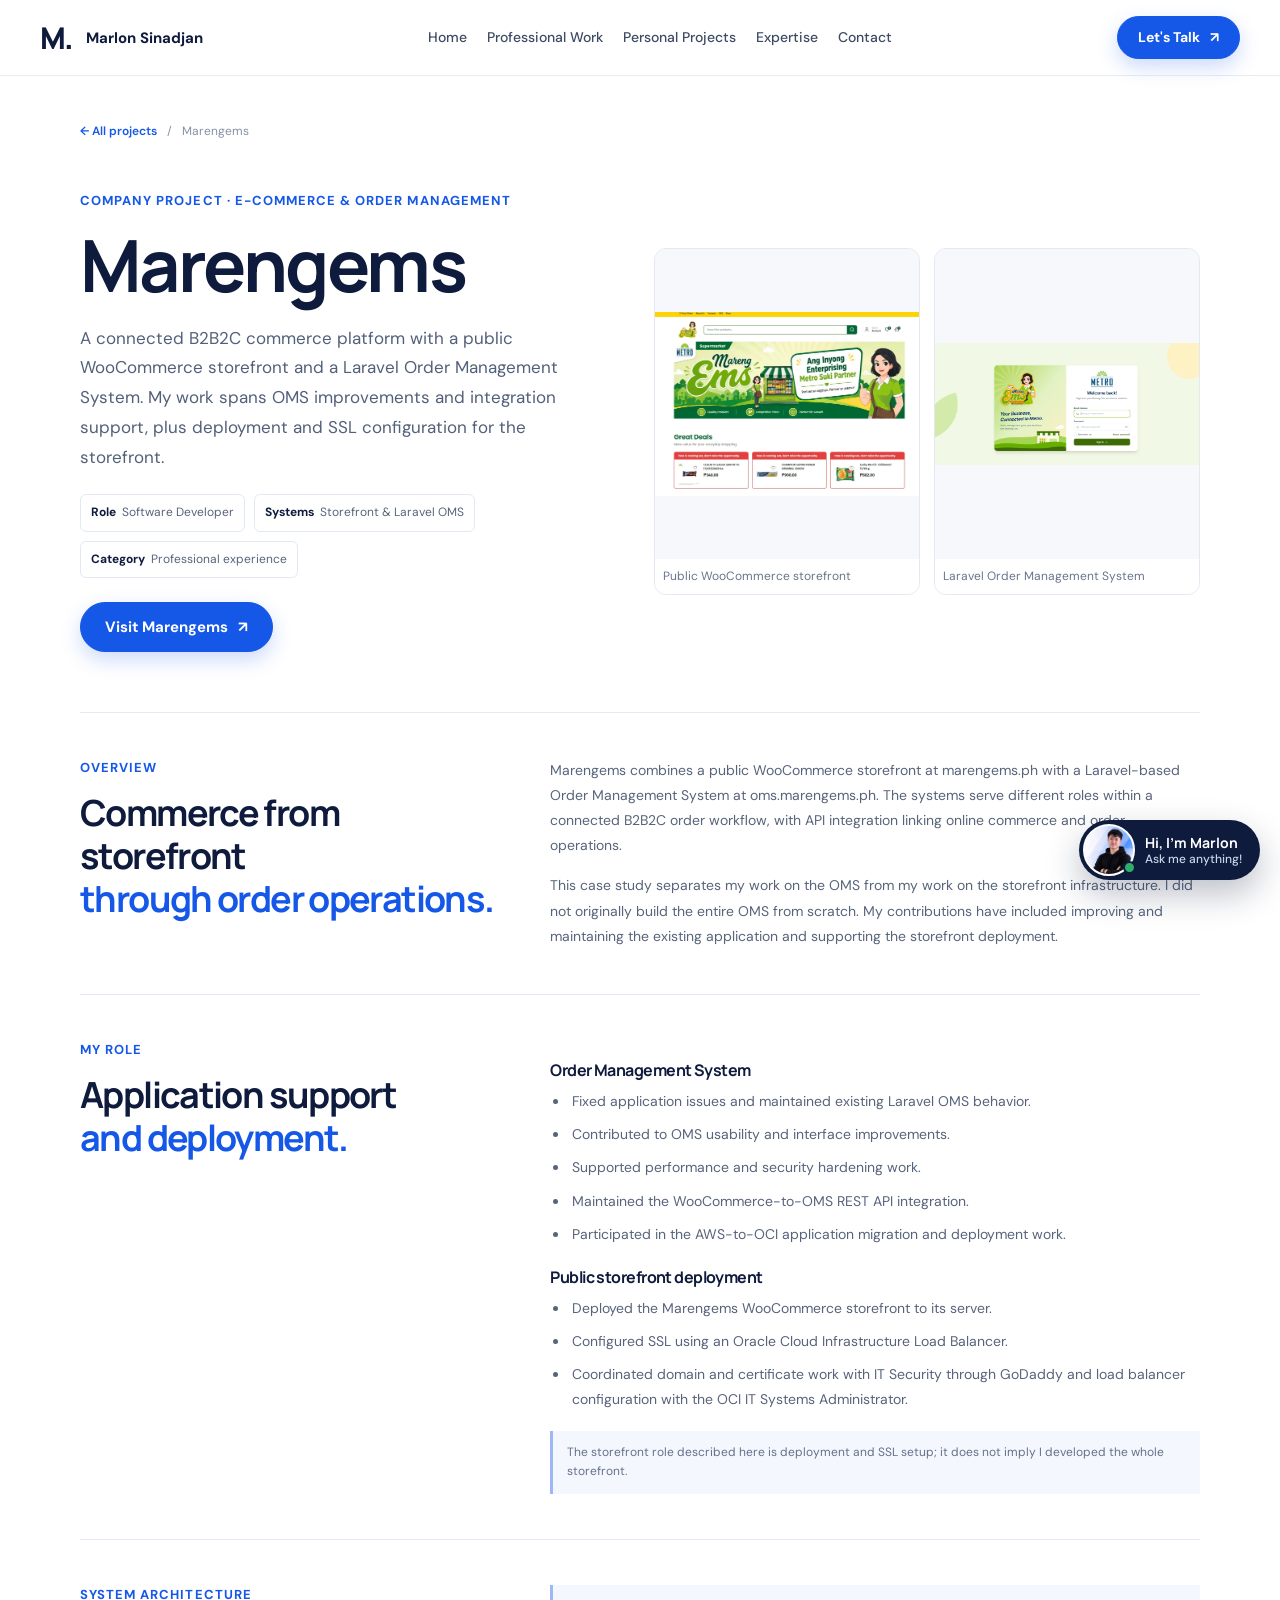
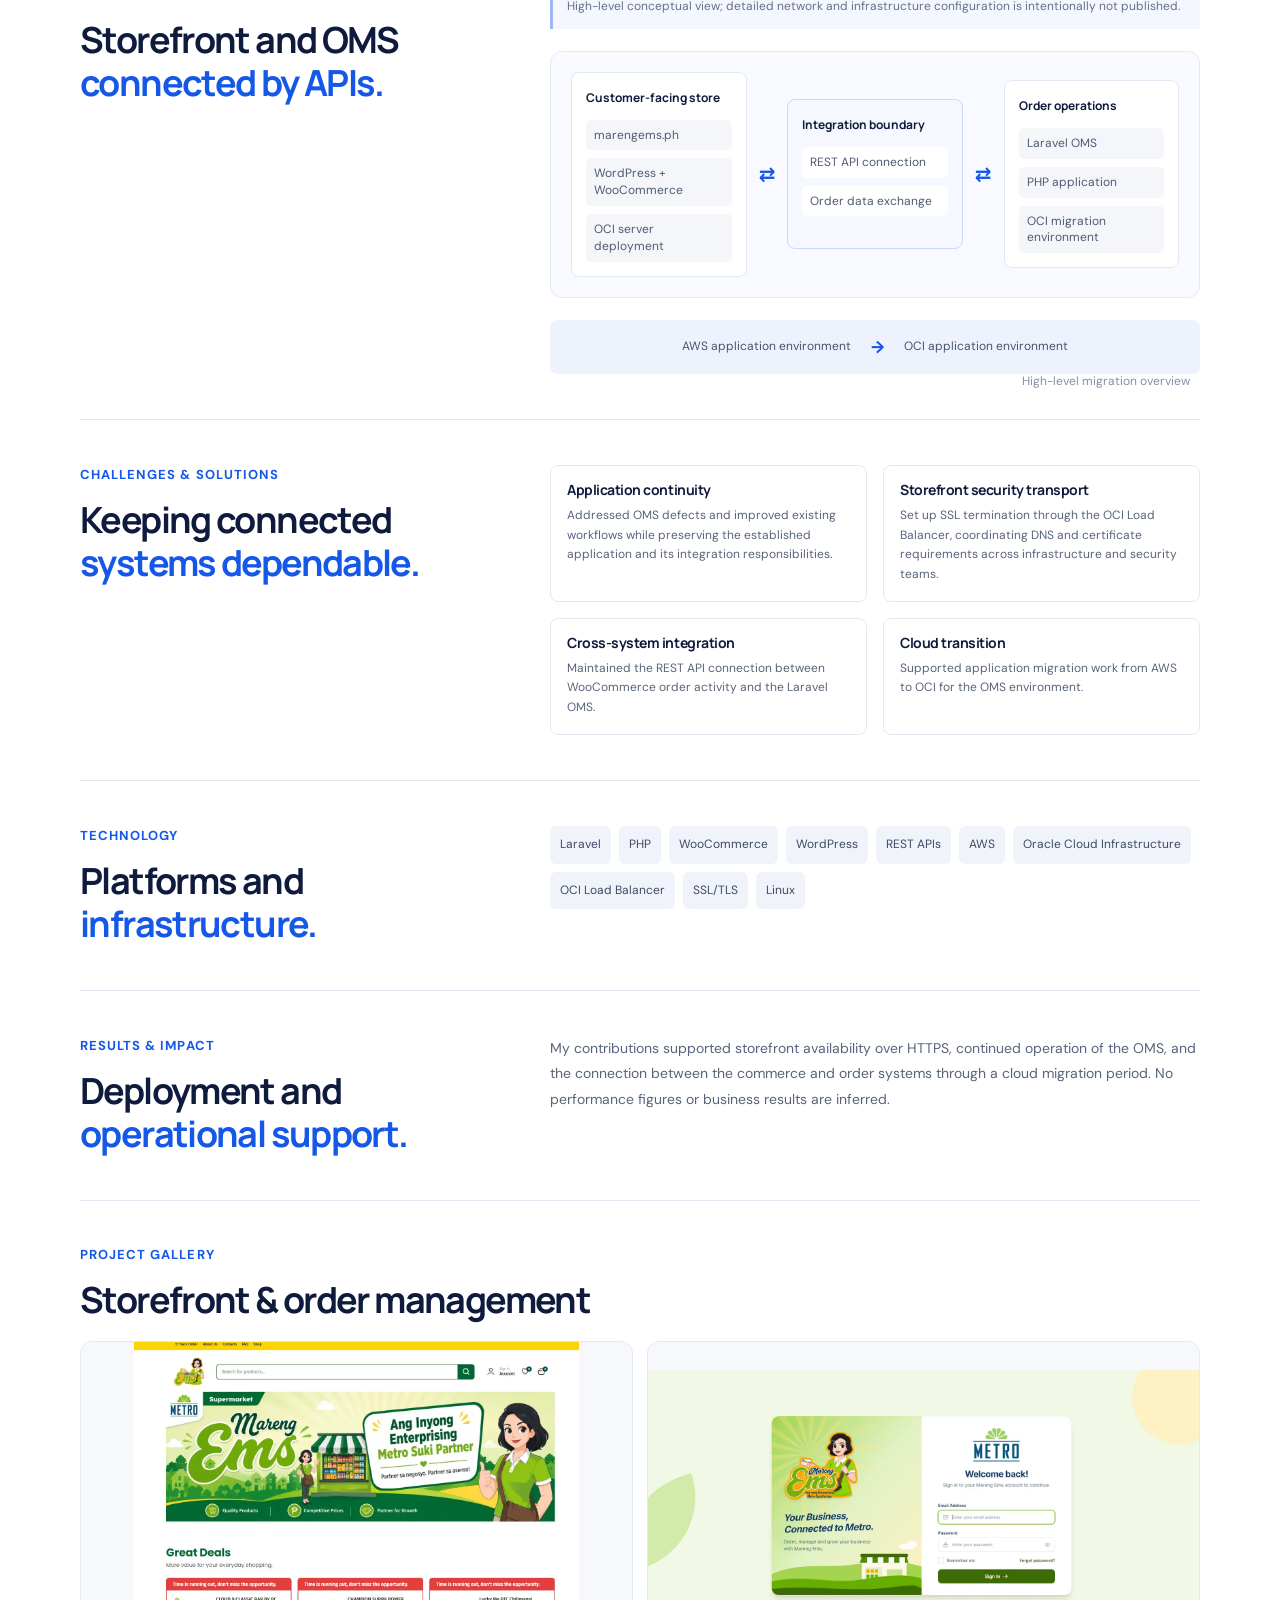
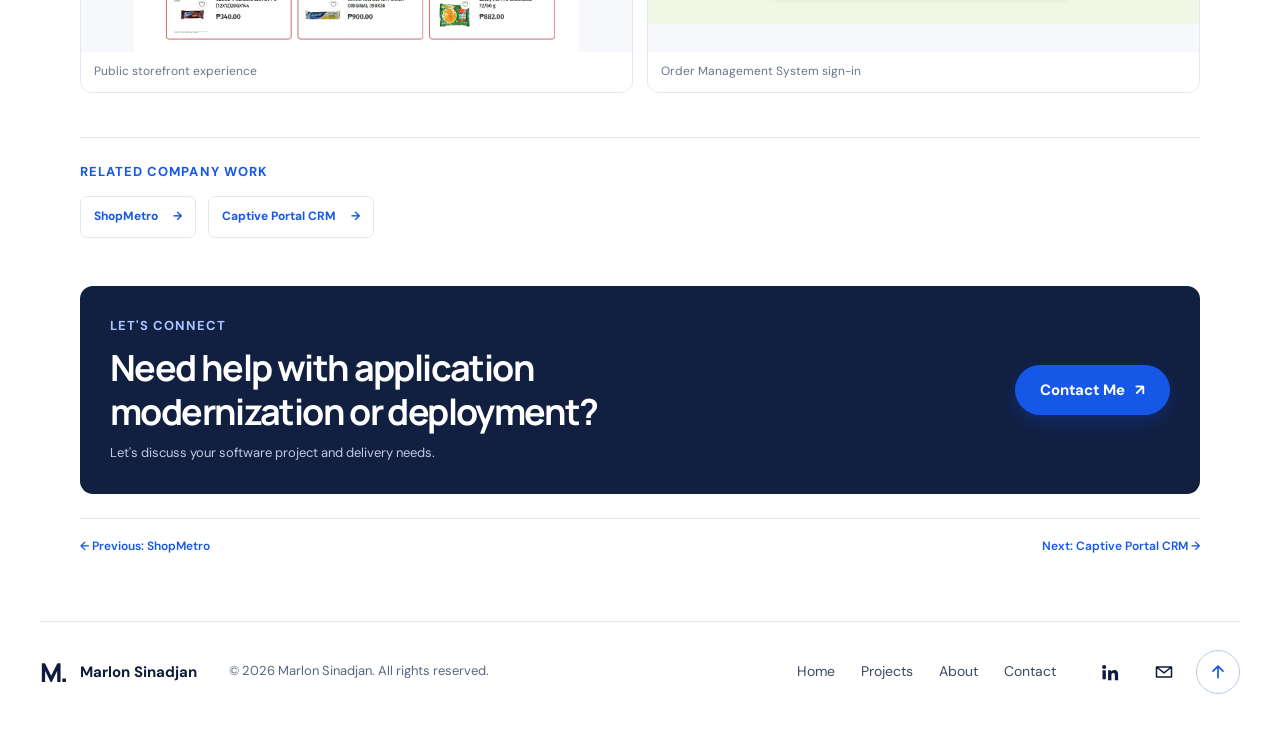
<file: projects/marengems.html>
<!DOCTYPE html>
<html lang="en"><head>
  <meta charset="UTF-8"><meta name="viewport" content="width=device-width, initial-scale=1">
  <meta name="description" content="Marengems case study: WooCommerce storefront deployment, OCI Load Balancer SSL configuration, and Laravel OMS maintenance and integrations.">
  <meta property="og:title" content="Marengems — Marlon Sinadjan Case Study"><meta property="og:description" content="Professional experience supporting a connected e-commerce storefront and order management system."><meta property="og:type" content="article">
  <title>Marengems Case Study — Marlon Sinadjan</title>
  <link rel="canonical" href="https://suigeneris1224.github.io/marlon-s_portfolio/projects/marengems">
  <meta property="og:url" content="https://suigeneris1224.github.io/marlon-s_portfolio/projects/marengems"><meta property="og:image" content="https://suigeneris1224.github.io/marlon-s_portfolio/assets/images/projects/marengems.webp"><meta name="twitter:card" content="summary_large_image"><meta name="theme-color" content="#1558e8">
  <link rel="icon" href="../favicon.svg" type="image/svg+xml">
  <script type="application/ld+json">[{"@context": "https://schema.org", "@type": "CreativeWork", "name": "Marengems case study", "description": "Marengems case study: WooCommerce storefront deployment, OCI Load Balancer SSL configuration, and Laravel OMS maintenance and integrations.", "url": "https://suigeneris1224.github.io/marlon-s_portfolio/projects/marengems", "image": "https://suigeneris1224.github.io/marlon-s_portfolio/assets/images/projects/marengems.webp", "author": {"@type": "Person", "name": "Marlon Sinadjan", "url": "https://suigeneris1224.github.io/marlon-s_portfolio/"}}, {"@context": "https://schema.org", "@type": "BreadcrumbList", "itemListElement": [{"@type": "ListItem", "position": 1, "name": "Home", "item": "https://suigeneris1224.github.io/marlon-s_portfolio/"}, {"@type": "ListItem", "position": 2, "name": "Projects", "item": "https://suigeneris1224.github.io/marlon-s_portfolio/#projects"}, {"@type": "ListItem", "position": 3, "name": "Marengems", "item": "https://suigeneris1224.github.io/marlon-s_portfolio/projects/marengems"}]}]</script>
<link rel="preconnect" href="https://fonts.googleapis.com"><link rel="preconnect" href="https://fonts.gstatic.com" crossorigin><link href="https://fonts.googleapis.com/css2?family=DM+Sans:wght@400;500;600;700&family=Manrope:wght@400;500;600;700;800&display=swap" rel="stylesheet"><link rel="stylesheet" href="../style.css"><link rel="stylesheet" href="case-study.css">
</head><body>
  <a class="skip-link" href="#top">Skip to content</a>
  <header class="site-header"><nav class="nav case-nav wrap" aria-label="Main navigation"><a class="brand" href="../#home"><span class="monogram" aria-hidden="true">M.</span><span>Marlon Sinadjan</span></a><button class="menu-toggle" aria-expanded="false" aria-controls="nav-menu" aria-label="Open navigation"><span></span><span></span></button><ul class="nav-links" id="nav-menu"><li><a href="../#home">Home</a></li><li><a href="../#professional-projects">Professional Work</a></li><li><a href="../#personal-projects">Personal Projects</a></li><li><a href="../#expertise">Expertise</a></li><li><a href="../#contact">Contact</a></li></ul><a class="button button-small nav-cta" href="../#contact">Let's Talk <span aria-hidden="true">↗</span></a></nav></header>
  <main class="case-main wrap" id="top"><nav class="breadcrumb" aria-label="Breadcrumb"><a href="../#projects">← All projects</a><span>/</span><span>Marengems</span></nav>
    <section class="case-hero"><div class="case-title"><p class="eyebrow">Company project · E-commerce &amp; order management</p><h1>Marengems</h1><p class="case-lead">A connected B2B2C commerce platform with a public WooCommerce storefront and a Laravel Order Management System. My work spans OMS improvements and integration support, plus deployment and SSL configuration for the storefront.</p><div class="case-facts"><span><b>Role</b> Software Developer</span><span><b>Systems</b> Storefront &amp; Laravel OMS</span><span><b>Category</b> Professional experience</span></div><a class="button" href="https://marengems.ph" target="_blank" rel="noopener">Visit Marengems <span aria-hidden="true">↗</span></a></div><div class="case-gallery case-hero-gallery"><figure><img src="../assets/images/projects/marengems.webp" width="1308" height="910" decoding="async" alt="Marengems public e-commerce storefront"><figcaption>Public WooCommerce storefront</figcaption></figure><figure><img src="../assets/images/projects/oms-login.webp" width="1600" height="738" decoding="async" alt="Marengems Order Management System sign-in screen"><figcaption>Laravel Order Management System</figcaption></figure></div></section>
    <section class="case-section"><div class="case-section-label"><p class="eyebrow">Overview</p><h2>Commerce from storefront<br><span>through order operations.</span></h2></div><div class="case-section-body"><p>Marengems combines a public WooCommerce storefront at marengems.ph with a Laravel-based Order Management System at oms.marengems.ph. The systems serve different roles within a connected B2B2C order workflow, with API integration linking online commerce and order operations.</p><p>This case study separates my work on the OMS from my work on the storefront infrastructure. I did not originally build the entire OMS from scratch. My contributions have included improving and maintaining the existing application and supporting the storefront deployment.</p></div></section>
    <section class="case-section"><div class="case-section-label"><p class="eyebrow">My role</p><h2>Application support<br><span>and deployment.</span></h2></div><div class="case-section-body"><h3>Order Management System</h3><ul class="case-bullets"><li>Fixed application issues and maintained existing Laravel OMS behavior.</li><li>Contributed to OMS usability and interface improvements.</li><li>Supported performance and security hardening work.</li><li>Maintained the WooCommerce-to-OMS REST API integration.</li><li>Participated in the AWS-to-OCI application migration and deployment work.</li></ul><h3>Public storefront deployment</h3><ul class="case-bullets"><li>Deployed the Marengems WooCommerce storefront to its server.</li><li>Configured SSL using an Oracle Cloud Infrastructure Load Balancer.</li><li>Coordinated domain and certificate work with IT Security through GoDaddy and load balancer configuration with the OCI IT Systems Administrator.</li></ul><p class="case-note">The storefront role described here is deployment and SSL setup; it does not imply I developed the whole storefront.</p></div></section>
    <section class="case-section"><div class="case-section-label"><p class="eyebrow">System architecture</p><h2>Storefront and OMS<br><span>connected by APIs.</span></h2></div><div class="case-section-body"><p class="case-note">High-level conceptual view; detailed network and infrastructure configuration is intentionally not published.</p><div class="architecture-diagram maren-architecture"><div class="arch-column"><b>Customer-facing store</b><span>marengems.ph</span><span>WordPress + WooCommerce</span><span>OCI server deployment</span></div><div class="arch-arrow">⇄</div><div class="arch-column arch-primary"><b>Integration boundary</b><span>REST API connection</span><span>Order data exchange</span></div><div class="arch-arrow">⇄</div><div class="arch-column"><b>Order operations</b><span>Laravel OMS</span><span>PHP application</span><span>OCI migration environment</span></div></div><div class="migration-strip"><span>AWS application environment</span><b>→</b><span>OCI application environment</span><small>High-level migration overview</small></div></div></section>
    <section class="case-section"><div class="case-section-label"><p class="eyebrow">Challenges &amp; solutions</p><h2>Keeping connected<br><span>systems dependable.</span></h2></div><div class="case-section-body"><div class="contribution-grid"><article><h3>Application continuity</h3><p>Addressed OMS defects and improved existing workflows while preserving the established application and its integration responsibilities.</p></article><article><h3>Storefront security transport</h3><p>Set up SSL termination through the OCI Load Balancer, coordinating DNS and certificate requirements across infrastructure and security teams.</p></article><article><h3>Cross-system integration</h3><p>Maintained the REST API connection between WooCommerce order activity and the Laravel OMS.</p></article><article><h3>Cloud transition</h3><p>Supported application migration work from AWS to OCI for the OMS environment.</p></article></div></div></section>
    <section class="case-section"><div class="case-section-label"><p class="eyebrow">Technology</p><h2>Platforms and<br><span>infrastructure.</span></h2></div><div class="case-section-body"><div class="tag-list case-tech"><span>Laravel</span><span>PHP</span><span>WooCommerce</span><span>WordPress</span><span>REST APIs</span><span>AWS</span><span>Oracle Cloud Infrastructure</span><span>OCI Load Balancer</span><span>SSL/TLS</span><span>Linux</span></div></div></section>
    <section class="case-section"><div class="case-section-label"><p class="eyebrow">Results &amp; impact</p><h2>Deployment and<br><span>operational support.</span></h2></div><div class="case-section-body"><p>My contributions supported storefront availability over HTTPS, continued operation of the OMS, and the connection between the commerce and order systems through a cloud migration period. No performance figures or business results are inferred.</p></div></section>
    <section class="case-gallery-section"><p class="eyebrow">Project gallery</p><h2>Storefront &amp; order management</h2><div class="case-gallery"><figure><img src="../assets/images/projects/marengems.webp" width="1308" height="910" decoding="async" alt="Marengems public WooCommerce storefront" loading="lazy"><figcaption>Public storefront experience</figcaption></figure><figure><img src="../assets/images/projects/oms-login.webp" width="1600" height="738" decoding="async" alt="Marengems OMS sign-in interface" loading="lazy"><figcaption>Order Management System sign-in</figcaption></figure></div></section>
    <section class="related-projects"><p class="eyebrow">Related company work</p><a href="shopmetro">ShopMetro <span aria-hidden="true">→</span></a><a href="captive-portal-crm">Captive Portal CRM <span aria-hidden="true">→</span></a></section><section class="case-cta"><div><p class="eyebrow">Let's connect</p><h2>Need help with application modernization or deployment?</h2><p>Let's discuss your software project and delivery needs.</p></div><a class="button" href="../#contact">Contact Me <span aria-hidden="true">↗</span></a></section><nav class="case-pagination" aria-label="Related case studies"><a href="shopmetro">← Previous: ShopMetro</a><a href="captive-portal-crm">Next: Captive Portal CRM →</a></nav>
  </main><footer class="footer wrap"><a class="brand" href="../#home" aria-label="Marlon Sinadjan, home"><span class="monogram" aria-hidden="true">M.</span><span>Marlon Sinadjan</span></a><p class="copyright">© 2026 Marlon Sinadjan. All rights reserved.</p><nav class="footer-links" aria-label="Footer"><a href="../#home">Home</a><a href="../#projects">Projects</a><a href="../#about">About</a><a href="../#contact">Contact</a></nav><div class="footer-social"><a href="https://www.linkedin.com/in/marlon-sinadjan-057580258" target="_blank" rel="noopener" aria-label="LinkedIn"><svg viewBox="0 0 24 24" aria-hidden="true"><path fill="currentColor" d="M4.98 3.5a2.5 2.5 0 1 1 0 5 2.5 2.5 0 0 1 0-5zM3 9.75h4v11H3v-11zm6.5 0h3.8v1.5h.1c.5-.9 1.8-1.8 3.7-1.8 4 0 4.7 2.6 4.7 6v6.3h-4v-5.6c0-1.3 0-3-1.9-3s-2.2 1.4-2.2 2.9v5.7h-4v-11z"/></svg></a><a href="mailto:sinadjanbit2@gmail.com" aria-label="Email"><svg viewBox="0 0 24 24" aria-hidden="true"><path d="M3 6h18v12H3zM3 6l9 7 9-7" fill="none" stroke="currentColor" stroke-width="1.8" stroke-linejoin="round"/></svg></a><a class="to-top" href="#top" aria-label="Back to top"><svg viewBox="0 0 24 24" aria-hidden="true"><path d="M12 19V5m-6 6 6-6 6 6" fill="none" stroke="currentColor" stroke-width="2" stroke-linecap="round" stroke-linejoin="round"/></svg></a></div></footer><script src="../main.js" defer></script><script src="../assistant.js" defer></script>
</body></html>
</file>
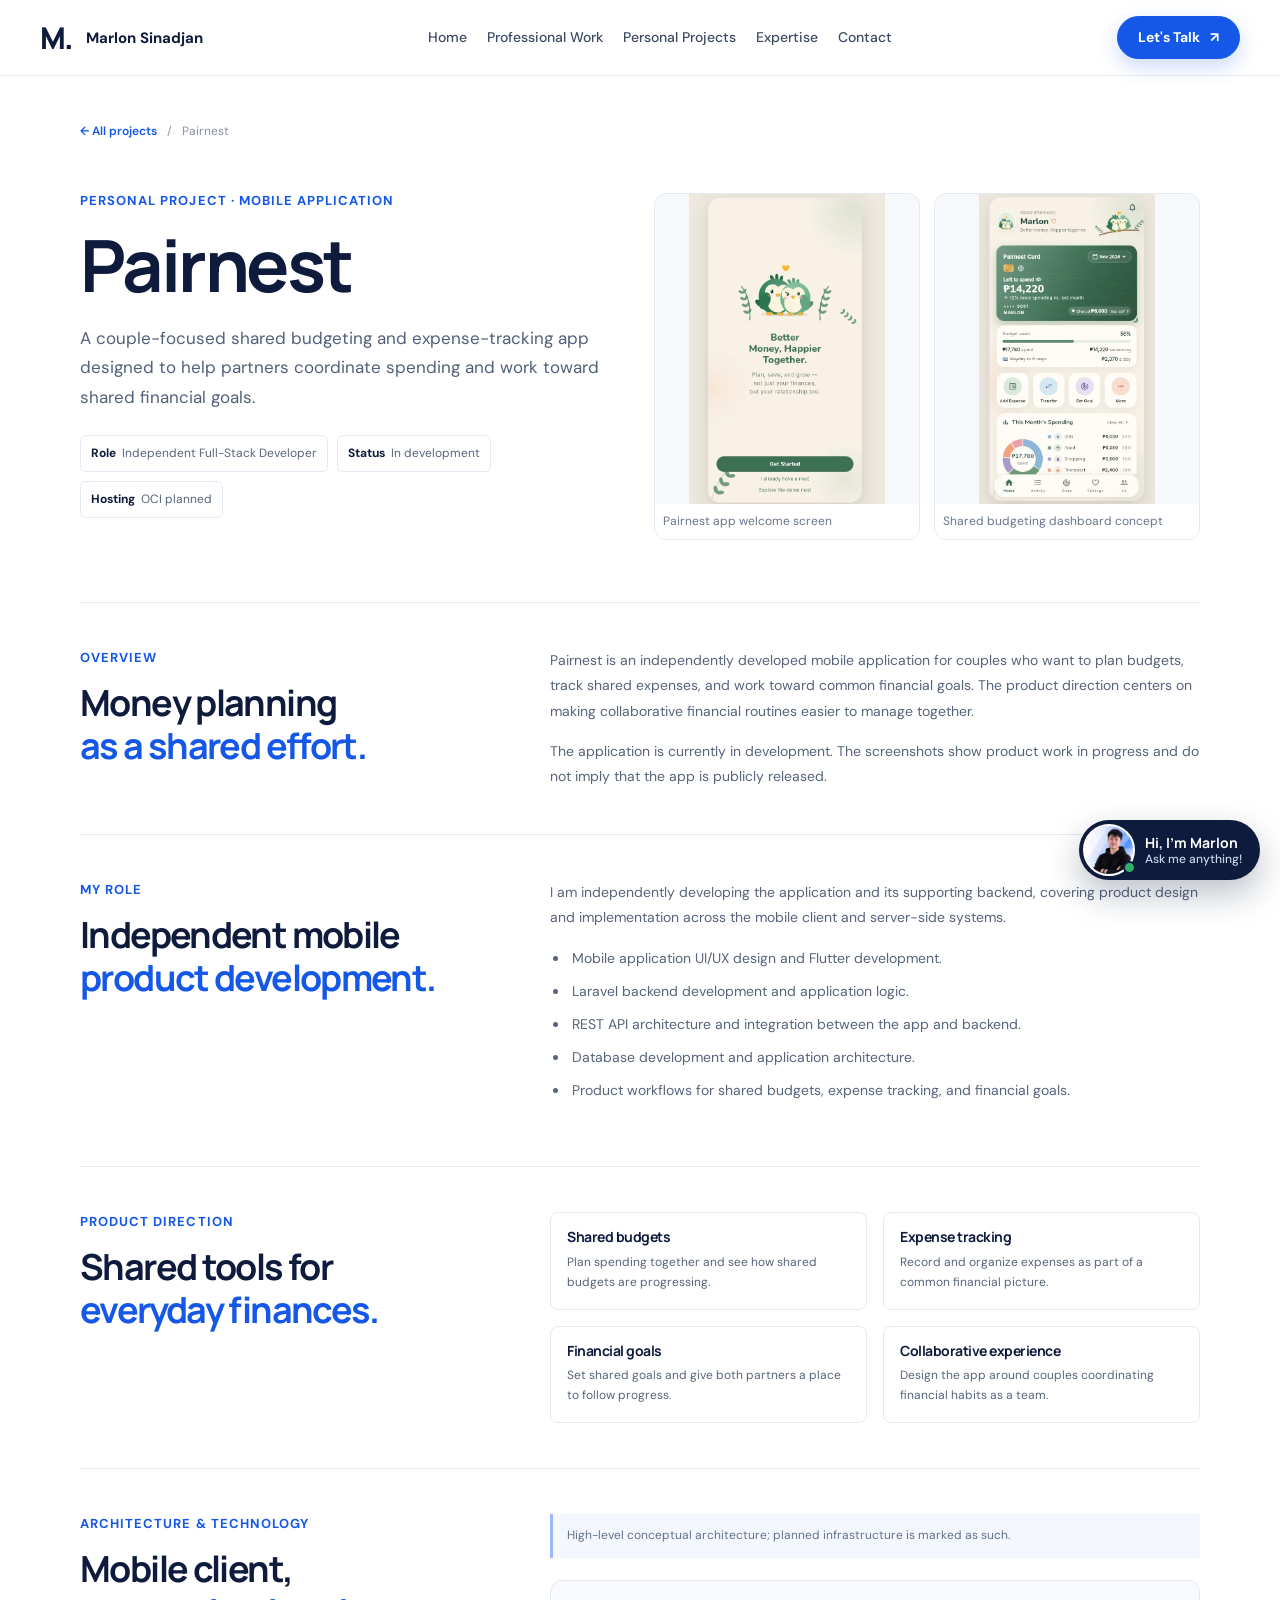
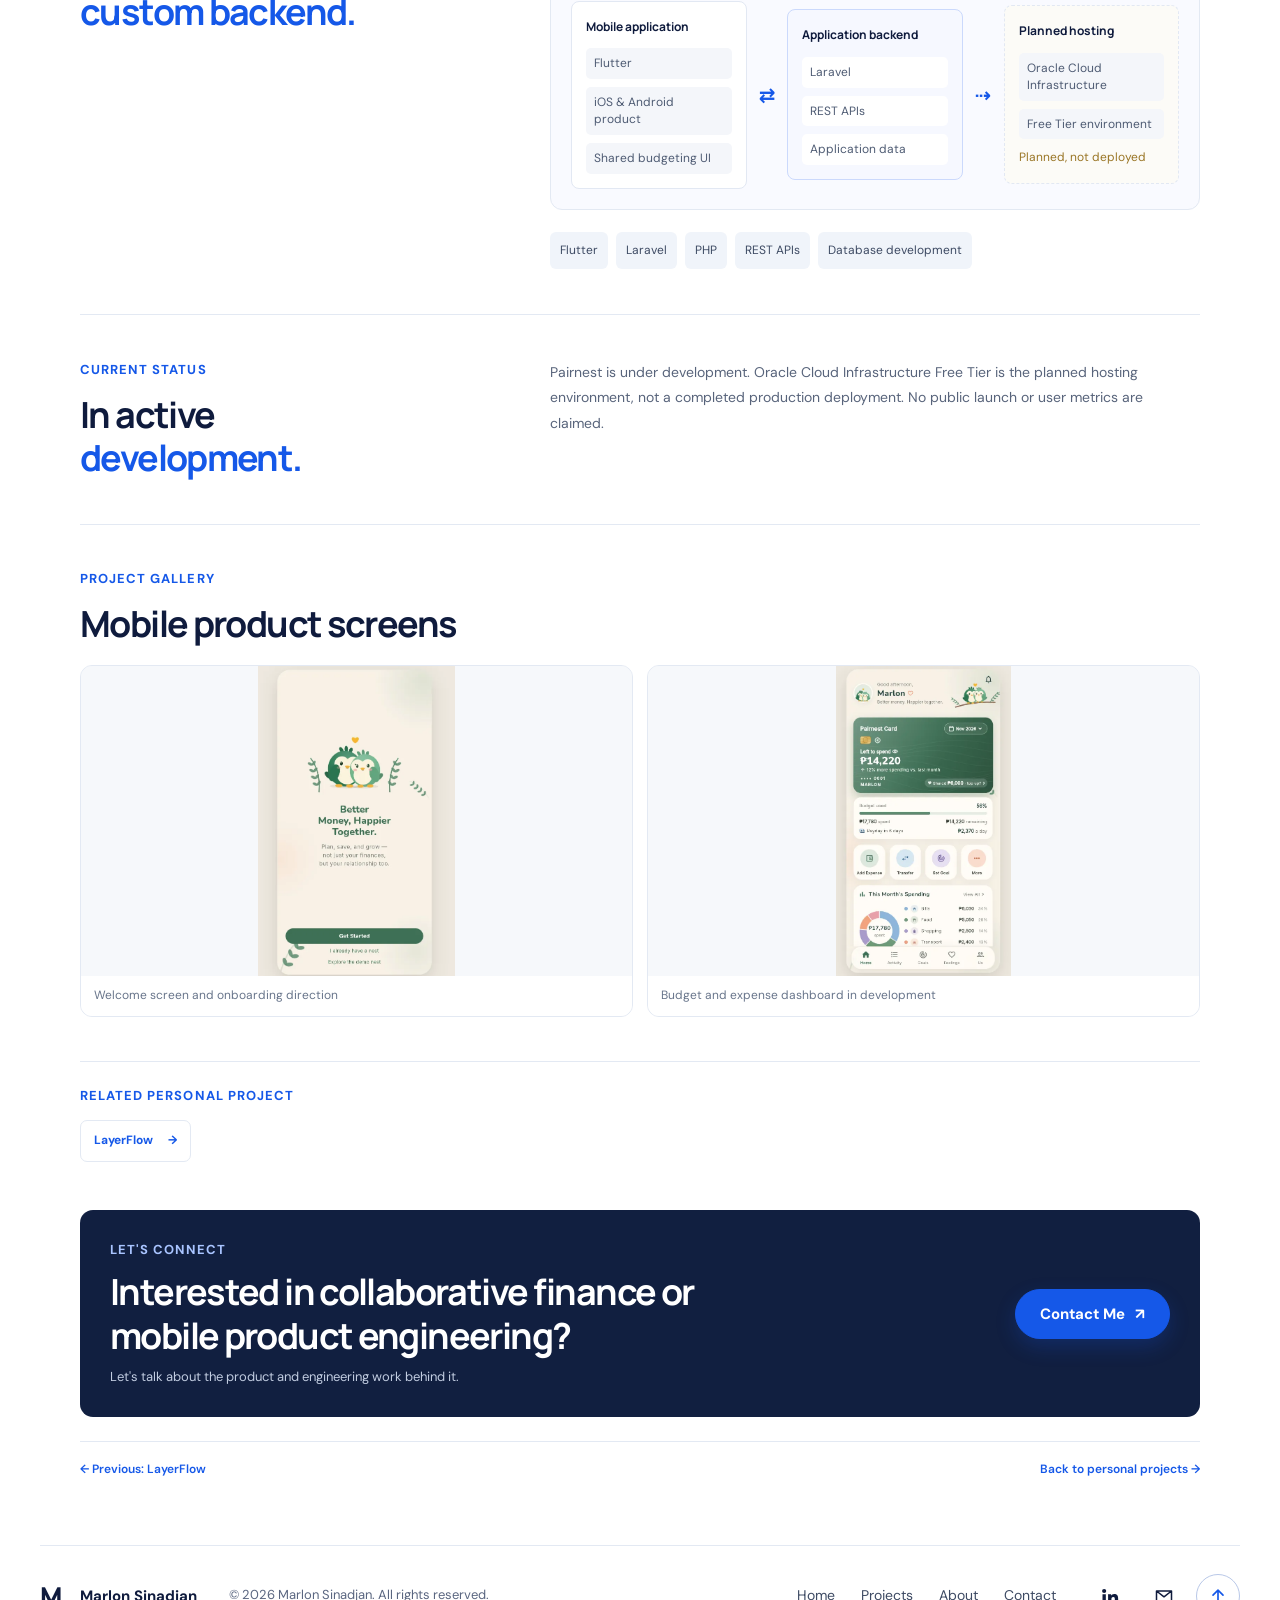
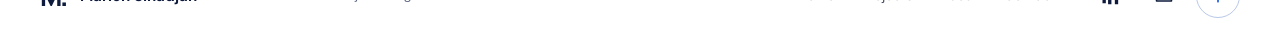
<file: projects/pairnest.html>
<!DOCTYPE html>
<html lang="en"><head>
  <meta charset="UTF-8"><meta name="viewport" content="width=device-width, initial-scale=1">
  <meta name="description" content="Pairnest case study: an independently developed Flutter and Laravel mobile budgeting app for couples, currently in development.">
  <meta property="og:title" content="Pairnest — Marlon Sinadjan Case Study"><meta property="og:description" content="A couple-focused shared budgeting and expense tracking mobile application in development."><meta property="og:type" content="article">
  <title>Pairnest Case Study — Marlon Sinadjan</title>
  <link rel="canonical" href="https://suigeneris1224.github.io/marlon-s_portfolio/projects/pairnest">
  <meta property="og:url" content="https://suigeneris1224.github.io/marlon-s_portfolio/projects/pairnest"><meta property="og:image" content="https://suigeneris1224.github.io/marlon-s_portfolio/assets/images/projects/pairnest-start.webp"><meta name="twitter:card" content="summary_large_image"><meta name="theme-color" content="#1558e8">
  <link rel="icon" href="../favicon.svg" type="image/svg+xml">
  <script type="application/ld+json">[{"@context": "https://schema.org", "@type": "CreativeWork", "name": "Pairnest case study", "description": "Pairnest case study: an independently developed Flutter and Laravel mobile budgeting app for couples, currently in development.", "url": "https://suigeneris1224.github.io/marlon-s_portfolio/projects/pairnest", "image": "https://suigeneris1224.github.io/marlon-s_portfolio/assets/images/projects/pairnest-start.webp", "author": {"@type": "Person", "name": "Marlon Sinadjan", "url": "https://suigeneris1224.github.io/marlon-s_portfolio/"}}, {"@context": "https://schema.org", "@type": "BreadcrumbList", "itemListElement": [{"@type": "ListItem", "position": 1, "name": "Home", "item": "https://suigeneris1224.github.io/marlon-s_portfolio/"}, {"@type": "ListItem", "position": 2, "name": "Projects", "item": "https://suigeneris1224.github.io/marlon-s_portfolio/#projects"}, {"@type": "ListItem", "position": 3, "name": "Pairnest", "item": "https://suigeneris1224.github.io/marlon-s_portfolio/projects/pairnest"}]}]</script>
<link rel="preconnect" href="https://fonts.googleapis.com"><link rel="preconnect" href="https://fonts.gstatic.com" crossorigin><link href="https://fonts.googleapis.com/css2?family=DM+Sans:wght@400;500;600;700&family=Manrope:wght@400;500;600;700;800&display=swap" rel="stylesheet"><link rel="stylesheet" href="../style.css"><link rel="stylesheet" href="case-study.css">
</head><body>
  <a class="skip-link" href="#top">Skip to content</a>
  <header class="site-header"><nav class="nav case-nav wrap" aria-label="Main navigation"><a class="brand" href="../#home"><span class="monogram" aria-hidden="true">M.</span><span>Marlon Sinadjan</span></a><button class="menu-toggle" aria-expanded="false" aria-controls="nav-menu" aria-label="Open navigation"><span></span><span></span></button><ul class="nav-links" id="nav-menu"><li><a href="../#home">Home</a></li><li><a href="../#professional-projects">Professional Work</a></li><li><a href="../#personal-projects">Personal Projects</a></li><li><a href="../#expertise">Expertise</a></li><li><a href="../#contact">Contact</a></li></ul><a class="button button-small nav-cta" href="../#contact">Let's Talk <span aria-hidden="true">↗</span></a></nav></header>
  <main class="case-main wrap" id="top"><nav class="breadcrumb" aria-label="Breadcrumb"><a href="../#projects">← All projects</a><span>/</span><span>Pairnest</span></nav>
    <section class="case-hero"><div class="case-title"><p class="eyebrow">Personal project · Mobile application</p><h1>Pairnest</h1><p class="case-lead">A couple-focused shared budgeting and expense-tracking app designed to help partners coordinate spending and work toward shared financial goals.</p><div class="case-facts"><span><b>Role</b> Independent Full-Stack Developer</span><span><b>Status</b> In development</span><span><b>Hosting</b> OCI planned</span></div></div><div class="case-gallery case-hero-gallery"><figure><img src="../assets/images/projects/pairnest-start.webp" width="561" height="884" decoding="async" alt="Pairnest mobile app welcome screen"><figcaption>Pairnest app welcome screen</figcaption></figure><figure><img src="../assets/images/projects/pairnest-dashboard.webp" width="501" height="887" decoding="async" alt="Pairnest shared budgeting dashboard"><figcaption>Shared budgeting dashboard concept</figcaption></figure></div></section>
    <section class="case-section"><div class="case-section-label"><p class="eyebrow">Overview</p><h2>Money planning<br><span>as a shared effort.</span></h2></div><div class="case-section-body"><p>Pairnest is an independently developed mobile application for couples who want to plan budgets, track shared expenses, and work toward common financial goals. The product direction centers on making collaborative financial routines easier to manage together.</p><p>The application is currently in development. The screenshots show product work in progress and do not imply that the app is publicly released.</p></div></section>
    <section class="case-section"><div class="case-section-label"><p class="eyebrow">My role</p><h2>Independent mobile<br><span>product development.</span></h2></div><div class="case-section-body"><p>I am independently developing the application and its supporting backend, covering product design and implementation across the mobile client and server-side systems.</p><ul class="case-bullets"><li>Mobile application UI/UX design and Flutter development.</li><li>Laravel backend development and application logic.</li><li>REST API architecture and integration between the app and backend.</li><li>Database development and application architecture.</li><li>Product workflows for shared budgets, expense tracking, and financial goals.</li></ul></div></section>
    <section class="case-section"><div class="case-section-label"><p class="eyebrow">Product direction</p><h2>Shared tools for<br><span>everyday finances.</span></h2></div><div class="case-section-body"><div class="contribution-grid"><article><h3>Shared budgets</h3><p>Plan spending together and see how shared budgets are progressing.</p></article><article><h3>Expense tracking</h3><p>Record and organize expenses as part of a common financial picture.</p></article><article><h3>Financial goals</h3><p>Set shared goals and give both partners a place to follow progress.</p></article><article><h3>Collaborative experience</h3><p>Design the app around couples coordinating financial habits as a team.</p></article></div></div></section>
    <section class="case-section"><div class="case-section-label"><p class="eyebrow">Architecture &amp; technology</p><h2>Mobile client,<br><span>custom backend.</span></h2></div><div class="case-section-body"><p class="case-note">High-level conceptual architecture; planned infrastructure is marked as such.</p><div class="architecture-diagram"><div class="arch-column"><b>Mobile application</b><span>Flutter</span><span>iOS &amp; Android product</span><span>Shared budgeting UI</span></div><div class="arch-arrow">⇄</div><div class="arch-column arch-primary"><b>Application backend</b><span>Laravel</span><span>REST APIs</span><span>Application data</span></div><div class="arch-arrow">⇢</div><div class="arch-column arch-planned"><b>Planned hosting</b><span>Oracle Cloud Infrastructure</span><span>Free Tier environment</span><small>Planned, not deployed</small></div></div><div class="tag-list case-tech"><span>Flutter</span><span>Laravel</span><span>PHP</span><span>REST APIs</span><span>Database development</span></div></div></section>
    <section class="case-section"><div class="case-section-label"><p class="eyebrow">Current status</p><h2>In active<br><span>development.</span></h2></div><div class="case-section-body"><p>Pairnest is under development. Oracle Cloud Infrastructure Free Tier is the planned hosting environment, not a completed production deployment. No public launch or user metrics are claimed.</p></div></section>
    <section class="case-gallery-section"><p class="eyebrow">Project gallery</p><h2>Mobile product screens</h2><div class="case-gallery"><figure><img src="../assets/images/projects/pairnest-start.webp" width="561" height="884" decoding="async" alt="Pairnest welcome screen with app onboarding direction" loading="lazy"><figcaption>Welcome screen and onboarding direction</figcaption></figure><figure><img src="../assets/images/projects/pairnest-dashboard.webp" width="501" height="887" decoding="async" alt="Pairnest budgeting dashboard showing shared expense and budget interface" loading="lazy"><figcaption>Budget and expense dashboard in development</figcaption></figure></div></section>
    <section class="related-projects"><p class="eyebrow">Related personal project</p><a href="layerflow">LayerFlow <span aria-hidden="true">→</span></a></section><section class="case-cta"><div><p class="eyebrow">Let's connect</p><h2>Interested in collaborative finance or mobile product engineering?</h2><p>Let's talk about the product and engineering work behind it.</p></div><a class="button" href="../#contact">Contact Me <span aria-hidden="true">↗</span></a></section><nav class="case-pagination" aria-label="Related case studies"><a href="layerflow">← Previous: LayerFlow</a><a href="../#personal-projects">Back to personal projects →</a></nav>
  </main><footer class="footer wrap"><a class="brand" href="../#home" aria-label="Marlon Sinadjan, home"><span class="monogram" aria-hidden="true">M.</span><span>Marlon Sinadjan</span></a><p class="copyright">© 2026 Marlon Sinadjan. All rights reserved.</p><nav class="footer-links" aria-label="Footer"><a href="../#home">Home</a><a href="../#projects">Projects</a><a href="../#about">About</a><a href="../#contact">Contact</a></nav><div class="footer-social"><a href="https://www.linkedin.com/in/marlon-sinadjan-057580258" target="_blank" rel="noopener" aria-label="LinkedIn"><svg viewBox="0 0 24 24" aria-hidden="true"><path fill="currentColor" d="M4.98 3.5a2.5 2.5 0 1 1 0 5 2.5 2.5 0 0 1 0-5zM3 9.75h4v11H3v-11zm6.5 0h3.8v1.5h.1c.5-.9 1.8-1.8 3.7-1.8 4 0 4.7 2.6 4.7 6v6.3h-4v-5.6c0-1.3 0-3-1.9-3s-2.2 1.4-2.2 2.9v5.7h-4v-11z"/></svg></a><a href="mailto:sinadjanbit2@gmail.com" aria-label="Email"><svg viewBox="0 0 24 24" aria-hidden="true"><path d="M3 6h18v12H3zM3 6l9 7 9-7" fill="none" stroke="currentColor" stroke-width="1.8" stroke-linejoin="round"/></svg></a><a class="to-top" href="#top" aria-label="Back to top"><svg viewBox="0 0 24 24" aria-hidden="true"><path d="M12 19V5m-6 6 6-6 6 6" fill="none" stroke="currentColor" stroke-width="2" stroke-linecap="round" stroke-linejoin="round"/></svg></a></div></footer><script src="../main.js" defer></script><script src="../assistant.js" defer></script>
</body></html>
</file>
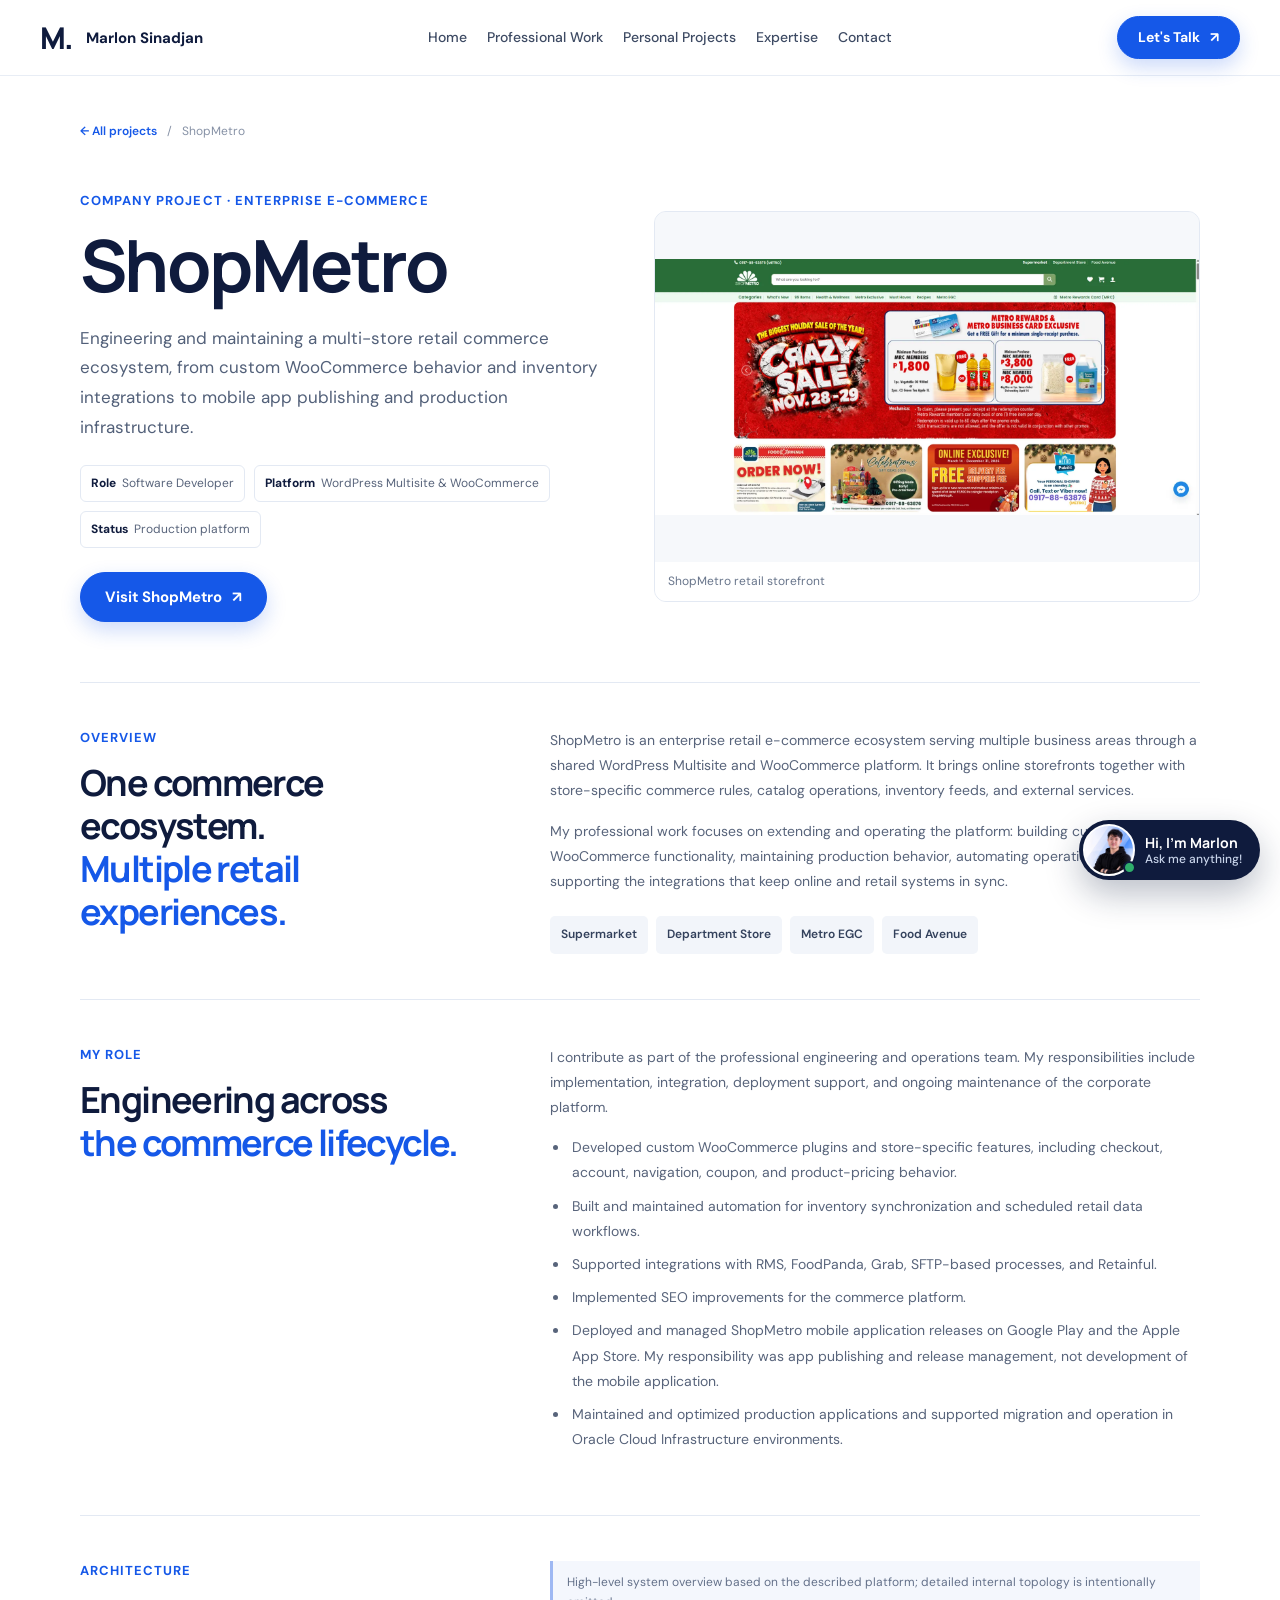
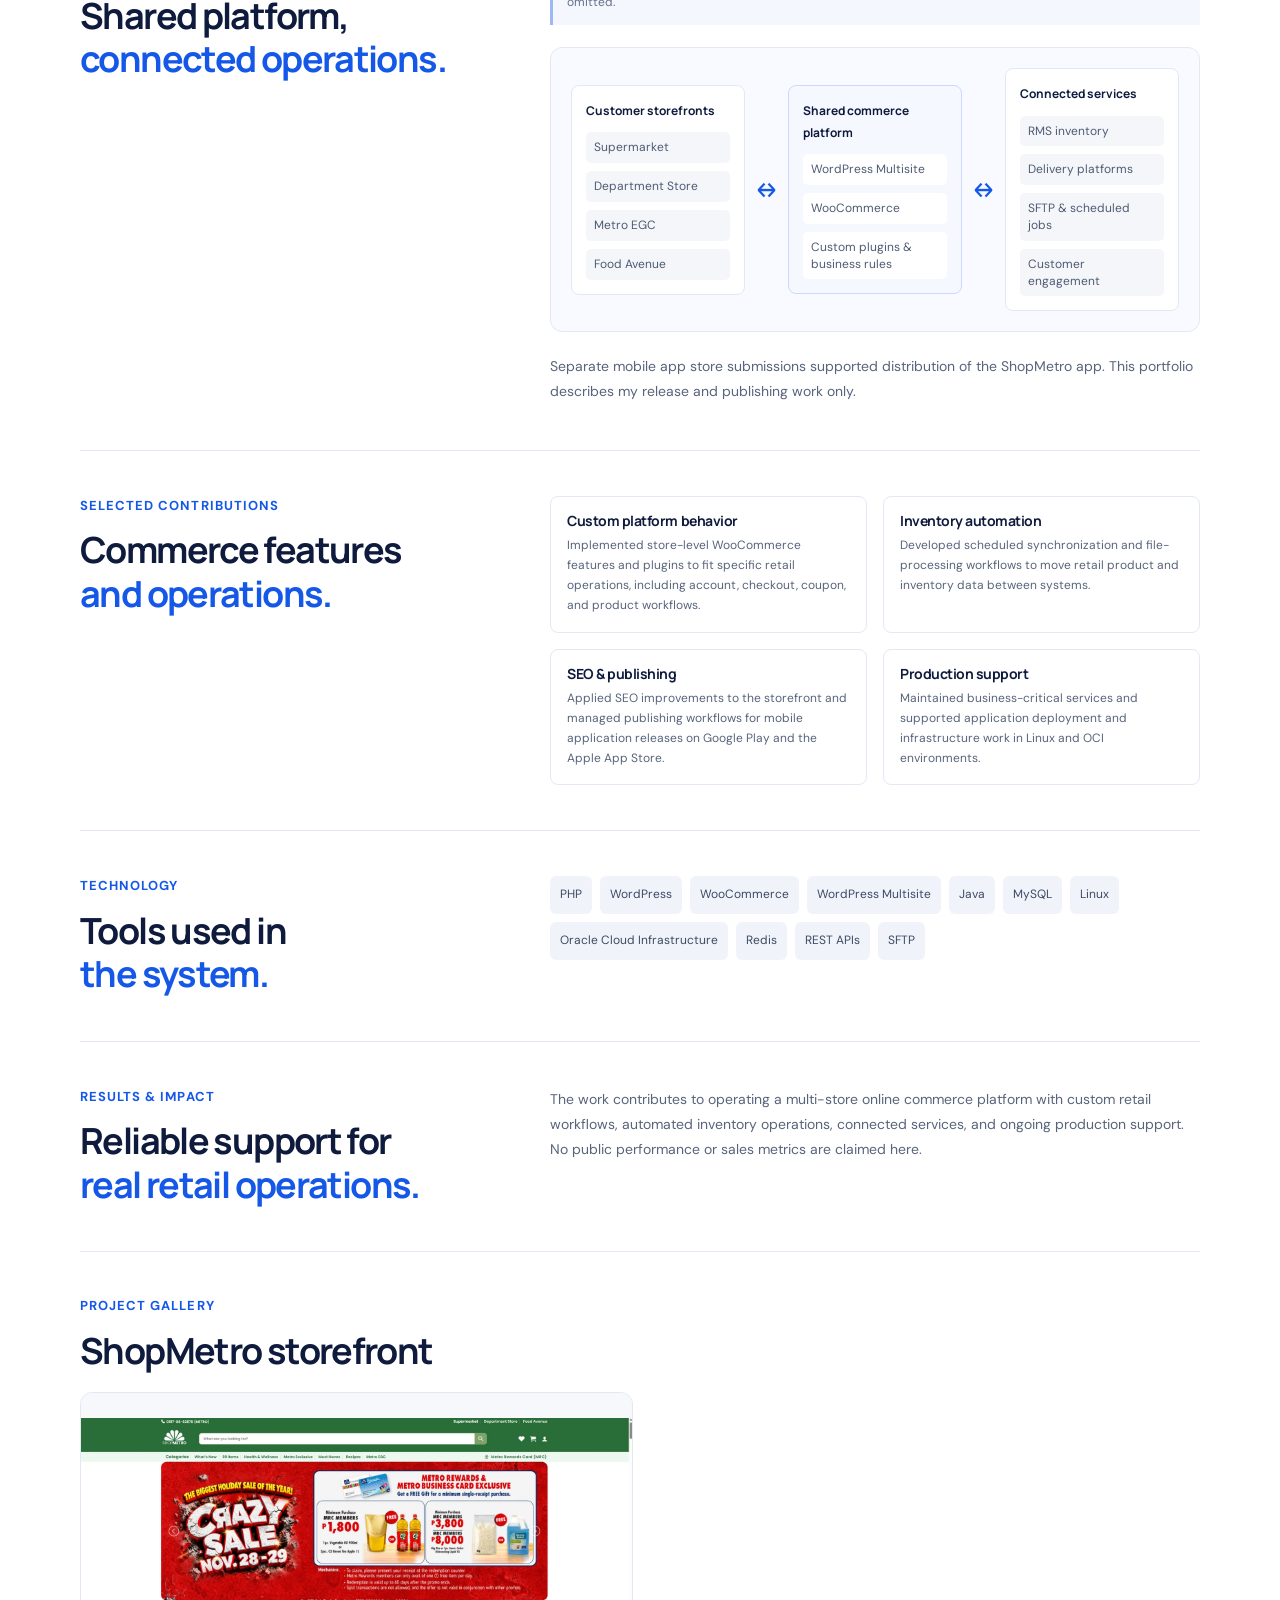
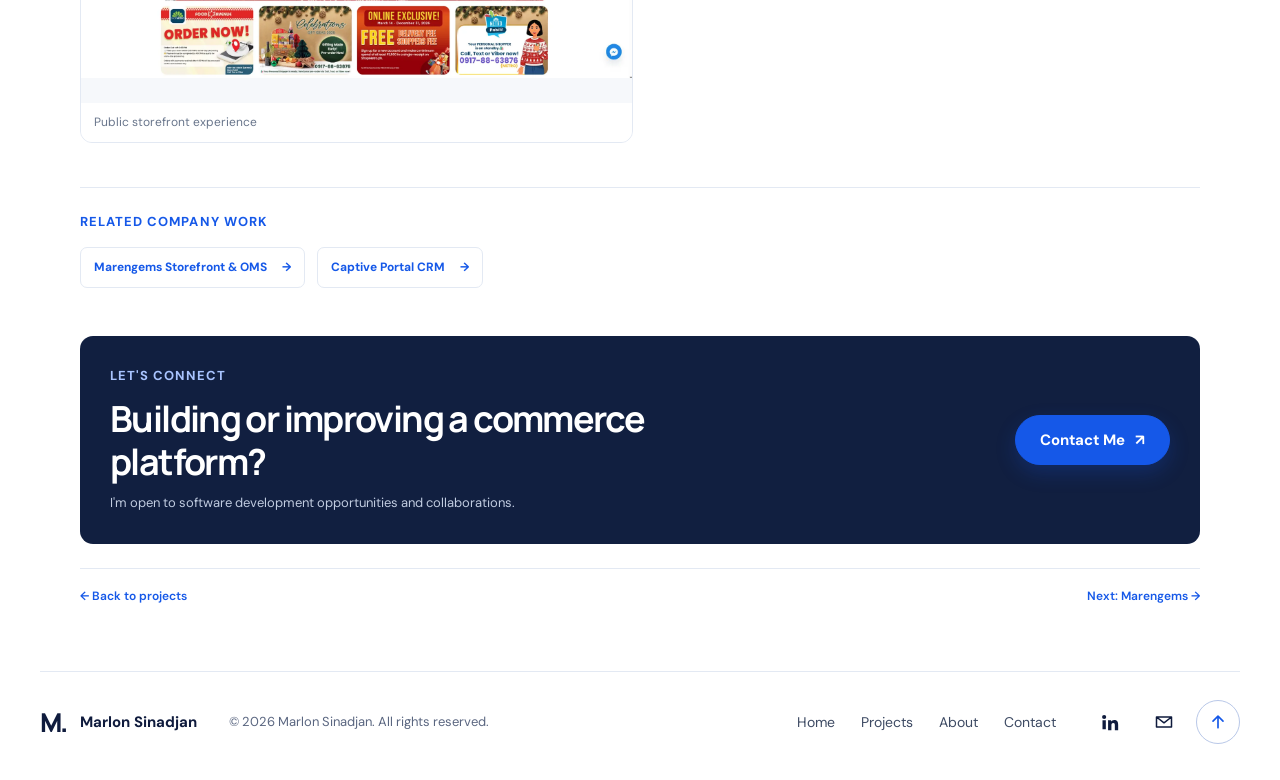
<file: projects/shopmetro.html>
<!DOCTYPE html>
<html lang="en">
<head>
  <meta charset="UTF-8"><meta name="viewport" content="width=device-width, initial-scale=1">
  <meta name="description" content="ShopMetro case study: enterprise WooCommerce engineering, custom plugins, retail integrations, SEO, mobile app publishing, and OCI migration.">
  <meta property="og:title" content="ShopMetro — Marlon Sinadjan Case Study"><meta property="og:description" content="Engineering and maintaining a multi-store retail e-commerce ecosystem."><meta property="og:type" content="article">
  <title>ShopMetro Case Study — Marlon Sinadjan</title>
  <link rel="canonical" href="https://suigeneris1224.github.io/marlon-s_portfolio/projects/shopmetro">
  <meta property="og:url" content="https://suigeneris1224.github.io/marlon-s_portfolio/projects/shopmetro"><meta property="og:image" content="https://suigeneris1224.github.io/marlon-s_portfolio/assets/images/projects/shopmetro.webp"><meta name="twitter:card" content="summary_large_image"><meta name="theme-color" content="#1558e8">
  <link rel="icon" href="../favicon.svg" type="image/svg+xml">
  <script type="application/ld+json">[{"@context": "https://schema.org", "@type": "CreativeWork", "name": "ShopMetro case study", "description": "ShopMetro case study: enterprise WooCommerce engineering, custom plugins, retail integrations, SEO, mobile app publishing, and OCI migration.", "url": "https://suigeneris1224.github.io/marlon-s_portfolio/projects/shopmetro", "image": "https://suigeneris1224.github.io/marlon-s_portfolio/assets/images/projects/shopmetro.webp", "author": {"@type": "Person", "name": "Marlon Sinadjan", "url": "https://suigeneris1224.github.io/marlon-s_portfolio/"}}, {"@context": "https://schema.org", "@type": "BreadcrumbList", "itemListElement": [{"@type": "ListItem", "position": 1, "name": "Home", "item": "https://suigeneris1224.github.io/marlon-s_portfolio/"}, {"@type": "ListItem", "position": 2, "name": "Projects", "item": "https://suigeneris1224.github.io/marlon-s_portfolio/#projects"}, {"@type": "ListItem", "position": 3, "name": "ShopMetro", "item": "https://suigeneris1224.github.io/marlon-s_portfolio/projects/shopmetro"}]}]</script>

  <link rel="preconnect" href="https://fonts.googleapis.com"><link rel="preconnect" href="https://fonts.gstatic.com" crossorigin>
  <link href="https://fonts.googleapis.com/css2?family=DM+Sans:wght@400;500;600;700&family=Manrope:wght@400;500;600;700;800&display=swap" rel="stylesheet">
  <link rel="stylesheet" href="../style.css"><link rel="stylesheet" href="case-study.css">
</head>
<body>
  <a class="skip-link" href="#top">Skip to content</a>
  <header class="site-header"><nav class="nav case-nav wrap" aria-label="Main navigation"><a class="brand" href="../#home"><span class="monogram" aria-hidden="true">M.</span><span>Marlon Sinadjan</span></a><button class="menu-toggle" aria-expanded="false" aria-controls="nav-menu" aria-label="Open navigation"><span></span><span></span></button><ul class="nav-links" id="nav-menu"><li><a href="../#home">Home</a></li><li><a href="../#professional-projects">Professional Work</a></li><li><a href="../#personal-projects">Personal Projects</a></li><li><a href="../#expertise">Expertise</a></li><li><a href="../#contact">Contact</a></li></ul><a class="button button-small nav-cta" href="../#contact">Let's Talk <span aria-hidden="true">↗</span></a></nav></header>
  <main class="case-main wrap" id="top">
    <nav class="breadcrumb" aria-label="Breadcrumb"><a href="../#projects">← All projects</a><span>/</span><span>ShopMetro</span></nav>
    <section class="case-hero"><div class="case-title"><p class="eyebrow">Company project · Enterprise e-commerce</p><h1>ShopMetro</h1><p class="case-lead">Engineering and maintaining a multi-store retail commerce ecosystem, from custom WooCommerce behavior and inventory integrations to mobile app publishing and production infrastructure.</p><div class="case-facts"><span><b>Role</b> Software Developer</span><span><b>Platform</b> WordPress Multisite &amp; WooCommerce</span><span><b>Status</b> Production platform</span></div><a class="button" href="https://shopmetro.ph" target="_blank" rel="noopener">Visit ShopMetro <span aria-hidden="true">↗</span></a></div><figure class="case-cover"><img src="../assets/images/projects/shopmetro.webp" width="1600" height="754" decoding="async" alt="ShopMetro online retail storefront"><figcaption>ShopMetro retail storefront</figcaption></figure></section>
    <section class="case-section"><div class="case-section-label"><p class="eyebrow">Overview</p><h2>One commerce ecosystem.<br><span>Multiple retail experiences.</span></h2></div><div class="case-section-body"><p>ShopMetro is an enterprise retail e-commerce ecosystem serving multiple business areas through a shared WordPress Multisite and WooCommerce platform. It brings online storefronts together with store-specific commerce rules, catalog operations, inventory feeds, and external services.</p><p>My professional work focuses on extending and operating the platform: building custom WooCommerce functionality, maintaining production behavior, automating operational tasks, and supporting the integrations that keep online and retail systems in sync.</p><div class="storefront-list"><span>Supermarket</span><span>Department Store</span><span>Metro EGC</span><span>Food Avenue</span></div></div></section>
    <section class="case-section"><div class="case-section-label"><p class="eyebrow">My role</p><h2>Engineering across<br><span>the commerce lifecycle.</span></h2></div><div class="case-section-body"><p>I contribute as part of the professional engineering and operations team. My responsibilities include implementation, integration, deployment support, and ongoing maintenance of the corporate platform.</p><ul class="case-bullets"><li>Developed custom WooCommerce plugins and store-specific features, including checkout, account, navigation, coupon, and product-pricing behavior.</li><li>Built and maintained automation for inventory synchronization and scheduled retail data workflows.</li><li>Supported integrations with RMS, FoodPanda, Grab, SFTP-based processes, and Retainful.</li><li>Implemented SEO improvements for the commerce platform.</li><li>Deployed and managed ShopMetro mobile application releases on Google Play and the Apple App Store. My responsibility was app publishing and release management, not development of the mobile application.</li><li>Maintained and optimized production applications and supported migration and operation in Oracle Cloud Infrastructure environments.</li></ul></div></section>
    <section class="case-section"><div class="case-section-label"><p class="eyebrow">Architecture</p><h2>Shared platform,<br><span>connected operations.</span></h2></div><div class="case-section-body"><p class="case-note">High-level system overview based on the described platform; detailed internal topology is intentionally omitted.</p><div class="architecture-diagram"><div class="arch-column"><b>Customer storefronts</b><span>Supermarket</span><span>Department Store</span><span>Metro EGC</span><span>Food Avenue</span></div><div class="arch-arrow">↔</div><div class="arch-column arch-primary"><b>Shared commerce platform</b><span>WordPress Multisite</span><span>WooCommerce</span><span>Custom plugins &amp; business rules</span></div><div class="arch-arrow">↔</div><div class="arch-column"><b>Connected services</b><span>RMS inventory</span><span>Delivery platforms</span><span>SFTP &amp; scheduled jobs</span><span>Customer engagement</span></div></div><p>Separate mobile app store submissions supported distribution of the ShopMetro app. This portfolio describes my release and publishing work only.</p></div></section>
    <section class="case-section"><div class="case-section-label"><p class="eyebrow">Selected contributions</p><h2>Commerce features<br><span>and operations.</span></h2></div><div class="case-section-body"><div class="contribution-grid"><article><h3>Custom platform behavior</h3><p>Implemented store-level WooCommerce features and plugins to fit specific retail operations, including account, checkout, coupon, and product workflows.</p></article><article><h3>Inventory automation</h3><p>Developed scheduled synchronization and file-processing workflows to move retail product and inventory data between systems.</p></article><article><h3>SEO &amp; publishing</h3><p>Applied SEO improvements to the storefront and managed publishing workflows for mobile application releases on Google Play and the Apple App Store.</p></article><article><h3>Production support</h3><p>Maintained business-critical services and supported application deployment and infrastructure work in Linux and OCI environments.</p></article></div></div></section>
    <section class="case-section"><div class="case-section-label"><p class="eyebrow">Technology</p><h2>Tools used in<br><span>the system.</span></h2></div><div class="case-section-body"><div class="tag-list case-tech"><span>PHP</span><span>WordPress</span><span>WooCommerce</span><span>WordPress Multisite</span><span>Java</span><span>MySQL</span><span>Linux</span><span>Oracle Cloud Infrastructure</span><span>Redis</span><span>REST APIs</span><span>SFTP</span></div></div></section>
    <section class="case-section"><div class="case-section-label"><p class="eyebrow">Results &amp; impact</p><h2>Reliable support for<br><span>real retail operations.</span></h2></div><div class="case-section-body"><p>The work contributes to operating a multi-store online commerce platform with custom retail workflows, automated inventory operations, connected services, and ongoing production support. No public performance or sales metrics are claimed here.</p></div></section>
    <section class="case-gallery-section"><p class="eyebrow">Project gallery</p><h2>ShopMetro storefront</h2><div class="case-gallery"><figure><img src="../assets/images/projects/shopmetro.webp" width="1600" height="754" decoding="async" alt="ShopMetro home page and storefront experience" loading="lazy"><figcaption>Public storefront experience</figcaption></figure></div></section>
    <section class="related-projects"><p class="eyebrow">Related company work</p><a href="marengems">Marengems Storefront &amp; OMS <span aria-hidden="true">→</span></a><a href="captive-portal-crm">Captive Portal CRM <span aria-hidden="true">→</span></a></section>
    <section class="case-cta"><div><p class="eyebrow">Let's connect</p><h2>Building or improving a commerce platform?</h2><p>I'm open to software development opportunities and collaborations.</p></div><a class="button" href="../#contact">Contact Me <span aria-hidden="true">↗</span></a></section>
    <nav class="case-pagination" aria-label="Related case studies"><a href="../#professional-projects">← Back to projects</a><a href="marengems">Next: Marengems →</a></nav>
  </main><footer class="footer wrap"><a class="brand" href="../#home" aria-label="Marlon Sinadjan, home"><span class="monogram" aria-hidden="true">M.</span><span>Marlon Sinadjan</span></a><p class="copyright">© 2026 Marlon Sinadjan. All rights reserved.</p><nav class="footer-links" aria-label="Footer"><a href="../#home">Home</a><a href="../#projects">Projects</a><a href="../#about">About</a><a href="../#contact">Contact</a></nav><div class="footer-social"><a href="https://www.linkedin.com/in/marlon-sinadjan-057580258" target="_blank" rel="noopener" aria-label="LinkedIn"><svg viewBox="0 0 24 24" aria-hidden="true"><path fill="currentColor" d="M4.98 3.5a2.5 2.5 0 1 1 0 5 2.5 2.5 0 0 1 0-5zM3 9.75h4v11H3v-11zm6.5 0h3.8v1.5h.1c.5-.9 1.8-1.8 3.7-1.8 4 0 4.7 2.6 4.7 6v6.3h-4v-5.6c0-1.3 0-3-1.9-3s-2.2 1.4-2.2 2.9v5.7h-4v-11z"/></svg></a><a href="mailto:sinadjanbit2@gmail.com" aria-label="Email"><svg viewBox="0 0 24 24" aria-hidden="true"><path d="M3 6h18v12H3zM3 6l9 7 9-7" fill="none" stroke="currentColor" stroke-width="1.8" stroke-linejoin="round"/></svg></a><a class="to-top" href="#top" aria-label="Back to top"><svg viewBox="0 0 24 24" aria-hidden="true"><path d="M12 19V5m-6 6 6-6 6 6" fill="none" stroke="currentColor" stroke-width="2" stroke-linecap="round" stroke-linejoin="round"/></svg></a></div></footer><script src="../main.js" defer></script><script src="../assistant.js" defer></script>
</body></html>
</file>
<file: style.css>
/* =========================================================
   Marlon Sinadjan — Portfolio
   Shared styles (homepage + case studies)
   ========================================================= */

:root {
  --ink: #0f1b3d;
  --text: #3d4a63;
  --muted: #5a6680;
  --blue: #1558e8;
  --blue-dark: #0b46c7;
  --blue-soft: #eaf1ff;
  --line: #e3e9f3;
  --soft: #f5f8fe;
  --white: #fff;
  --navy: #0d1a3a;
  --green: #2fae6b;
  --radius: 16px;
  --shadow: 0 14px 40px rgba(20, 47, 95, .09);
  --font: 'DM Sans', system-ui, -apple-system, 'Segoe UI', Arial, sans-serif;
  --display: 'Manrope', 'DM Sans', system-ui, Arial, sans-serif;
  --script: 'Caveat', 'Segoe Script', cursive;
}

*, *::before, *::after { box-sizing: border-box; }
html { scroll-behavior: smooth; scroll-padding-top: 88px; }
body {
  margin: 0;
  background: var(--white);
  color: var(--ink);
  font-family: var(--font);
  font-size: 16px;
  line-height: 1.6;
  -webkit-font-smoothing: antialiased;
}
img, svg { max-width: 100%; }
a { color: inherit; }
h1, h2, h3, p { margin-top: 0; }
h1, h2, h3 { font-family: var(--display); letter-spacing: -.035em; line-height: 1.12; }

.wrap { width: min(1200px, calc(100% - 64px)); margin-inline: auto; }
.sr-only {
  position: absolute; width: 1px; height: 1px; padding: 0; margin: -1px;
  overflow: hidden; clip: rect(0 0 0 0); white-space: nowrap; border: 0;
}
.skip-link {
  position: absolute; left: 16px; top: -60px; z-index: 100;
  background: var(--blue); color: #fff; padding: 10px 16px; border-radius: 8px;
  font-weight: 700; text-decoration: none; transition: top .2s;
}
.skip-link:focus { top: 12px; }
:focus-visible { outline: 3px solid var(--blue); outline-offset: 3px; border-radius: 6px; }

/* ---------- Header ---------- */
.site-header {
  height: 76px; position: sticky; top: 0; z-index: 50;
  background: rgba(255, 255, 255, .9);
  backdrop-filter: saturate(160%) blur(16px);
  border-bottom: 1px solid rgba(227, 233, 243, .8);
}
.nav { height: 100%; display: flex; align-items: center; justify-content: space-between; gap: 24px; }
.brand { display: flex; align-items: center; gap: 14px; text-decoration: none; font-size: 15px; font-weight: 700; }
.monogram { font-family: var(--display); font-size: 30px; font-weight: 800; letter-spacing: -2px; line-height: 1; }
.nav-links { display: flex; gap: 34px; align-items: center; list-style: none; margin: 0; padding: 0; }
.nav-links a { position: relative; display: block; padding: 6px 0; font-size: 14px; font-weight: 500; text-decoration: none; color: var(--text); transition: color .2s; }
.nav-links a:hover, .nav-links a.active { color: var(--blue); }
.nav-links a.active::after { content: ""; position: absolute; left: 0; right: 0; bottom: -2px; height: 2px; border-radius: 2px; background: var(--blue); }
.menu-toggle { display: none; border: 0; background: transparent; cursor: pointer; }

/* ---------- Buttons & links ---------- */
.button {
  display: inline-flex; align-items: center; justify-content: center; gap: 10px;
  min-height: 48px; padding: 12px 24px;
  border: 1px solid var(--blue); border-radius: 999px;
  background: var(--blue); color: #fff;
  font-weight: 700; font-size: 15px; text-decoration: none;
  box-shadow: 0 8px 20px rgba(21, 88, 232, .22);
  transition: transform .2s, background .2s, box-shadow .2s;
}
.button:hover { transform: translateY(-2px); background: var(--blue-dark); box-shadow: 0 12px 26px rgba(21, 88, 232, .3); }
.button-small { min-height: 42px; padding: 9px 20px; font-size: 14px; }
.button-outline { background: #fff; color: var(--ink); border-color: #cdd6e6; box-shadow: none; }
.button-outline:hover { background: var(--soft); border-color: #9daac0; box-shadow: none; }
.button-light { background: #fff; color: var(--ink); border-color: #fff; box-shadow: none; white-space: nowrap; }
.button-light:hover { background: var(--blue-soft); }
.text-link { display: inline-flex; align-items: center; gap: 8px; color: var(--blue); font-size: 15px; font-weight: 700; text-decoration: none; }
.text-link:hover { text-decoration: underline; text-underline-offset: 4px; }

.eyebrow {
  display: flex; align-items: center; gap: 14px;
  margin: 0 0 14px; color: var(--blue);
  font-size: 13px; font-weight: 700; letter-spacing: .08em; text-transform: uppercase;
}
.section-heading .eyebrow::before, .expertise-copy .eyebrow::before { content: ""; width: 32px; height: 2px; background: var(--blue); }
.pill {
  display: inline-flex; align-items: center; gap: 9px; margin: 0 0 22px;
  padding: 7px 14px; border: 1px solid #d3def3; border-radius: 999px; background: #fff;
  font-size: 13px; font-weight: 600; color: var(--ink);
}
.status-dot { width: 8px; height: 8px; flex: none; display: inline-block; border-radius: 50%; background: var(--green); box-shadow: 0 0 0 3px rgba(47, 174, 107, .15); }
.tag-list { display: flex; flex-wrap: wrap; gap: 8px; }
.tag-list span { font-size: 12px; color: var(--text); background: #f0f4fa; border-radius: 6px; padding: 5px 10px; }

/* ---------- Hero ---------- */
.hero {
  position: relative; overflow: hidden;
  background:
    radial-gradient(60% 80% at 85% 30%, #dbe7ff 0%, rgba(219, 231, 255, 0) 70%),
    linear-gradient(180deg, #f7f9ff 0%, #fff 100%);
}
.hero-inner { display: grid; grid-template-columns: 1.3fr .7fr; align-items: end; gap: 24px; min-height: 600px; }
.hero-copy { padding: 64px 0 72px; align-self: center; }
.hero h1 { font-size: clamp(40px, 5vw, 68px); line-height: 1.06; letter-spacing: -.045em; margin-bottom: 22px; max-width: 760px; }
.hero h1 .hl { position: relative; color: var(--blue); white-space: nowrap; }
.hero h1 .hl svg { position: absolute; left: 2%; bottom: -.12em; width: 96%; height: .22em; color: var(--blue); }
.hero-intro { max-width: 540px; color: var(--text); font-size: 18px; line-height: 1.65; margin-bottom: 30px; }
.hero-actions { display: flex; gap: 14px; flex-wrap: wrap; }
.stack-row { display: flex; flex-wrap: wrap; align-items: center; gap: 10px 26px; list-style: none; margin: 40px 0 0; padding: 0; }
.stack-row li { display: inline-flex; align-items: center; gap: 8px; font-family: var(--display); font-size: 15px; font-weight: 700; color: var(--text); }
.stack-row svg { height: 24px; width: auto; }
.stack-woo svg { height: 22px; }
.stack-row li + li { position: relative; }
.stack-row li + li::before { content: ""; position: absolute; left: -14px; top: 15%; height: 70%; width: 1px; background: var(--line); }

.portrait-wrap { position: relative; align-self: stretch; display: flex; align-items: flex-end; justify-content: center; }
.portrait {
  display: block; width: 100%; max-width: 500px; height: auto; max-height: 580px; object-fit: cover; object-position: 50% 0;
  -webkit-mask-image: linear-gradient(to right, transparent 0%, #000 30%), linear-gradient(to bottom, transparent 0%, #000 14%, #000 80%, transparent 100%);
  -webkit-mask-composite: source-in;
  mask-image: linear-gradient(to right, transparent 0%, #000 30%), linear-gradient(to bottom, transparent 0%, #000 14%, #000 80%, transparent 100%);
  mask-composite: intersect;
}
.portrait-caption {
  position: absolute; top: 44px; right: -6px; margin: 0;
  font-family: var(--script); font-size: 30px; line-height: 1; color: var(--ink);
  transform: rotate(-9deg); text-align: right;
}
.portrait-caption svg { display: block; width: 110px; height: 14px; margin: 4px 0 0 auto; color: var(--blue); }
.portrait-note {
  position: absolute; right: -8px; bottom: 110px;
  display: flex; align-items: center; gap: 12px;
  padding: 14px 16px; border-radius: 14px; background: #fff; box-shadow: var(--shadow);
  text-decoration: none; transition: transform .2s;
}
.portrait-note:hover { transform: translateY(-3px); }
.portrait-note strong, .portrait-note small { display: block; }
.portrait-note strong { font-size: 14px; }
.portrait-note small { color: var(--muted); font-size: 13px; margin-top: 2px; max-width: 180px; }
.note-arrow { color: var(--blue); font-size: 18px; }

/* ---------- Sections ---------- */
.section { padding: 88px 0; }
.section-heading { display: flex; align-items: flex-end; justify-content: space-between; gap: 32px; margin-bottom: 36px; }
.section-heading h2, .expertise-copy h2, .about-copy h2 { font-size: clamp(30px, 3.6vw, 44px); margin: 0; }

/* ---------- Projects ---------- */
.project-grid { display: grid; grid-template-columns: repeat(4, 1fr); gap: 22px; }
.project-card {
  display: flex; flex-direction: column;
  border: 1px solid var(--line); border-radius: var(--radius); overflow: hidden; background: #fff;
  transition: transform .25s, box-shadow .25s;
}
.project-card:hover { transform: translateY(-4px); box-shadow: var(--shadow); }
.card-top { position: relative; height: 190px; padding: 44px 14px 0; background: linear-gradient(140deg, #f3f6fd, #e3ecff); overflow: hidden; display: flex; justify-content: center; gap: 10px; }
.card-top img { display: block; width: 100%; height: 100%; object-fit: cover; object-position: top left; border-radius: 8px 8px 0 0; box-shadow: 0 8px 22px rgba(20, 47, 95, .14); }
.card-top-phone img { width: 42%; object-position: top; border-radius: 12px 12px 0 0; }
.card-top-phone { background: linear-gradient(140deg, #f7f2ff, #ffe8f0); }
.badge {
  position: absolute; top: 12px; left: 12px; z-index: 1;
  padding: 4px 10px; border-radius: 999px; background: #dfe9ff; color: #1b4fc0;
  font-size: 12px; font-weight: 700;
}
.badge-product { background: #ece4ff; color: #5a2fb8; }
.card-body { display: flex; flex-direction: column; flex: 1; padding: 22px 20px 22px; }
.card-body h3 { font-size: 22px; margin-bottom: 2px; }
.card-sub { color: var(--muted); font-size: 14px; margin-bottom: 14px; }
.card-value { color: var(--ink); font-size: 15px; font-weight: 600; line-height: 1.5; margin-bottom: 14px; }
.checks { list-style: none; padding: 0; margin: 0 0 18px; display: grid; gap: 8px; }
.checks li { position: relative; padding-left: 26px; font-size: 14px; color: var(--text); }
.checks li::before {
  content: ""; position: absolute; left: 0; top: 2px; width: 18px; height: 18px; border-radius: 50%;
  background: var(--blue) url("data:image/svg+xml,%3Csvg xmlns='http://www.w3.org/2000/svg' viewBox='0 0 24 24'%3E%3Cpath d='m6 12 4 4 8-8' fill='none' stroke='%23fff' stroke-width='3' stroke-linecap='round' stroke-linejoin='round'/%3E%3C/svg%3E") center / 12px no-repeat;
}
.card-body .text-link { margin-top: auto; }

.also-card {
  display: grid; grid-template-columns: 180px 1fr auto; align-items: center; gap: 24px;
  margin-top: 22px; padding: 14px 24px 14px 14px;
  border: 1px solid var(--line); border-radius: var(--radius); background: var(--soft);
  text-decoration: none; transition: border-color .2s, background .2s;
}
.also-card:hover { border-color: #b6c8f4; background: #fff; }
.also-card img { width: 100%; height: 96px; object-fit: cover; object-position: top left; border-radius: 10px; }
.also-text { display: grid; gap: 4px; }
.also-text .badge { position: static; justify-self: start; }
.also-text strong { font-family: var(--display); font-size: 19px; letter-spacing: -.02em; }
.also-text > span:last-child { color: var(--text); font-size: 15px; }
.also-arrow { color: var(--blue); font-size: 22px; }

/* ---------- Expertise ---------- */
.expertise { background: var(--soft); }
.expertise-split { display: grid; grid-template-columns: .85fr 1.15fr; align-items: center; gap: 48px; }
.expertise-copy h2 { margin-bottom: 18px; }
.expertise-copy > p { color: var(--text); font-size: 17px; line-height: 1.7; margin-bottom: 26px; max-width: 460px; }

.flow {
  margin: 0; padding: 32px 28px; border-radius: 20px; background: #fff; border: 1px solid var(--line);
  display: grid; grid-template-columns: 1fr auto 1fr; align-items: center; gap: 44px;
}
.flow ul { list-style: none; margin: 0; padding: 0; display: grid; gap: 12px; position: relative; }
.flow-in li {
  position: relative; padding: 10px 14px; text-align: center;
  border: 1px solid var(--line); border-radius: 999px; background: #fff;
  font-size: 14px; font-weight: 600; box-shadow: 0 4px 12px rgba(20, 47, 95, .05);
}
.flow-in li::after { content: ""; position: absolute; left: 100%; top: 50%; width: 22px; border-top: 2px dashed #a9bde6; }
.flow-in::after { content: ""; position: absolute; right: -24px; top: 21px; bottom: 21px; border-right: 2px dashed #a9bde6; }
.flow-core {
  position: relative; display: grid; justify-items: center; gap: 6px; text-align: center;
  padding: 26px 22px; border-radius: 16px; color: #fff;
  background: linear-gradient(150deg, #2b6cf5, #0d3fb8); box-shadow: 0 16px 34px rgba(21, 88, 232, .35);
}
.flow-core::before, .flow-core::after { content: ""; position: absolute; top: 50%; width: 22px; border-top: 2px dashed #a9bde6; }
.flow-core::before { right: 100%; }
.flow-core::after { left: 100%; }
.flow-core strong { font-family: var(--display); font-size: 17px; }
.flow-core span { font-size: 13px; opacity: .85; }
.flow-out li {
  position: relative; display: flex; align-items: center; gap: 10px; padding: 12px 14px;
  border: 1px solid var(--line); border-radius: 12px; background: #fff; font-size: 14px; font-weight: 600;
  box-shadow: 0 4px 12px rgba(20, 47, 95, .05);
}
.flow-out li svg { width: 22px; height: 22px; flex: none; color: var(--blue); }
.flow-out li::before { content: ""; position: absolute; right: 100%; top: 50%; width: 22px; border-top: 2px dashed #a9bde6; }
.flow-out::before { content: ""; position: absolute; left: -24px; top: 23px; bottom: 23px; border-left: 2px dashed #a9bde6; }

.skills-grid { display: grid; grid-template-columns: repeat(3, 1fr); gap: 1px; margin-top: 48px; background: var(--line); border: 1px solid var(--line); border-radius: var(--radius); overflow: hidden; }
.skill { background: #fff; padding: 22px 24px; }
.skill h3 { font-size: 17px; margin-bottom: 6px; }
.skill p { margin: 0; color: var(--muted); font-size: 14px; line-height: 1.6; }

/* ---------- Stats ---------- */
.stats-wrap { margin-top: -36px; position: relative; z-index: 1; }
.stats {
  display: grid; grid-template-columns: repeat(4, 1fr) 1.2fr; align-items: center;
  padding: 22px 26px; border: 1px solid var(--line); border-radius: 20px; background: #fff; box-shadow: var(--shadow);
}
.stat { display: flex; align-items: center; gap: 14px; padding: 6px 18px; border-right: 1px solid var(--line); }
.stat-icon { display: grid; place-items: center; width: 48px; height: 48px; flex: none; border-radius: 50%; background: var(--blue-soft); color: var(--blue); }
.stat-icon svg { width: 24px; height: 24px; }
.stat p { margin: 0; display: grid; }
.stat strong { font-family: var(--display); font-size: 28px; line-height: 1.1; }
.stat span { color: var(--muted); font-size: 13px; line-height: 1.35; }
.stat-cta { display: flex; align-items: center; justify-content: space-between; gap: 14px; padding-left: 22px; font-size: 14px; color: var(--text); text-decoration: none; }
.stat-cta span { display: grid; place-items: center; width: 34px; height: 34px; flex: none; border-radius: 50%; background: var(--blue); color: #fff; }
.stat-cta:hover { color: var(--blue); }

/* ---------- About ---------- */
.about-inner { display: grid; grid-template-columns: .8fr 1.2fr; align-items: center; gap: 72px; }
.about-image { position: relative; aspect-ratio: 4 / 4.3; border-radius: 20px 20px 80px 20px; overflow: hidden; background: var(--blue-soft); }
.about-image img { display: block; width: 100%; height: 100%; object-fit: cover; object-position: 55% 10%; }
.about-image > span { position: absolute; left: 16px; bottom: 16px; padding: 10px 14px; border-radius: 10px; background: #fff; font-size: 13px; line-height: 1.45; font-weight: 700; box-shadow: var(--shadow); }
.about-copy h2 { margin-bottom: 22px; }
.about-copy h2 span { color: var(--blue); }
.about-copy > p:not(.eyebrow) { color: var(--text); font-size: 17px; line-height: 1.75; max-width: 620px; }
.about-actions { display: flex; align-items: center; flex-wrap: wrap; gap: 24px; margin-top: 28px; }

/* ---------- Contact ---------- */
.contact-wrap { padding-bottom: 72px; }
.contact-card {
  position: relative; overflow: hidden;
  display: grid; grid-template-columns: 1.2fr .8fr; align-items: center; gap: 40px;
  padding: 56px 56px; border-radius: 24px; color: #fff;
  background:
    radial-gradient(70% 120% at 100% 0%, rgba(43, 108, 245, .55), rgba(43, 108, 245, 0) 60%),
    linear-gradient(120deg, #0a1633 0%, #12245a 100%);
}
.pill-dark { background: rgba(255, 255, 255, .1); border-color: rgba(255, 255, 255, .2); color: #cfe0ff; text-transform: uppercase; letter-spacing: .06em; font-size: 12px; }
.contact-copy h2 { font-size: clamp(30px, 3.8vw, 46px); margin-bottom: 12px; color: #fff; }
.contact-copy > p:not(.pill) { color: #c8d4ea; font-size: 17px; margin-bottom: 28px; }
.contact-actions { display: flex; flex-wrap: wrap; align-items: center; gap: 22px; }
.contact-link { color: #cfe0ff; font-weight: 700; font-size: 15px; text-decoration: none; }
.contact-link:hover { color: #fff; text-decoration: underline; text-underline-offset: 4px; }
.code-art { border-radius: 14px; background: rgba(5, 12, 32, .75); border: 1px solid rgba(255, 255, 255, .1); box-shadow: 0 24px 50px rgba(0, 0, 0, .35); transform: perspective(900px) rotateY(-10deg) rotateX(4deg); }
.code-bar { display: flex; gap: 6px; padding: 12px 14px; border-bottom: 1px solid rgba(255, 255, 255, .08); }
.code-bar i { width: 10px; height: 10px; border-radius: 50%; background: #ff7b6e; }
.code-bar i:nth-child(2) { background: #ffc65c; }
.code-bar i:nth-child(3) { background: #5fcf8f; }
.code-art pre { margin: 0; padding: 16px 18px 20px; overflow: hidden; font: 13px/1.7 ui-monospace, 'Cascadia Code', Consolas, monospace; color: #dbe6ff; }
.code-art b { color: #8ab4ff; font-weight: 500; }
.code-art em { color: #ffd38a; font-style: normal; }
.code-art s { color: #7f8db0; text-decoration: none; }

/* ---------- Footer ---------- */
.footer { display: flex; align-items: center; flex-wrap: wrap; gap: 16px 32px; padding: 28px 0 36px; border-top: 1px solid var(--line); }
.footer .monogram { font-size: 26px; }
.copyright { margin: 0; color: var(--muted); font-size: 13px; }
.footer-links { display: flex; flex-wrap: wrap; gap: 6px 26px; margin-left: auto; }
.footer-links a { font-size: 14px; color: var(--text); text-decoration: none; }
.footer-links a:hover { color: var(--blue); }
.footer-social { display: flex; align-items: center; gap: 10px; }
.footer-social a { display: grid; place-items: center; width: 44px; height: 44px; border-radius: 50%; color: var(--ink); }
.footer-social a:hover { color: var(--blue); background: var(--soft); }
.footer-social svg { width: 20px; height: 20px; }
.footer-social .to-top { border: 1.5px solid #b9c8e8; color: var(--blue); }

/* ---------- Motion ---------- */
.js .reveal { opacity: 0; transform: translateY(18px); transition: opacity .6s ease, transform .6s ease; }
.js .reveal.visible { opacity: 1; transform: none; }

/* ---------- Responsive ---------- */
@media (max-width: 1100px) {
  .project-grid { grid-template-columns: repeat(2, 1fr); }
  .card-top { height: 220px; }
  .stats { grid-template-columns: repeat(2, 1fr); gap: 12px 0; }
  .stat:nth-child(2n) { border-right: 0; }
  .stat-cta { grid-column: 1 / -1; padding: 14px 18px 0; border-top: 1px solid var(--line); }
  .expertise-split { grid-template-columns: 1fr; }
}

@media (max-width: 900px) {
  .hero-inner { grid-template-columns: 1fr .8fr; gap: 16px; min-height: 0; }
  .hero-copy { padding: 48px 0 56px; }
  .portrait-caption { font-size: 24px; }
  .nav-links { gap: 22px; }
  .about-inner { gap: 40px; }
  .skills-grid { grid-template-columns: repeat(2, 1fr); }
  .contact-card { grid-template-columns: 1fr; padding: 44px 36px; }
  .code-art { display: none; }
  .footer-links { margin-left: 0; width: 100%; order: 3; }
}

@media (max-width: 720px) {
  .wrap { width: calc(100% - 32px); }
  .site-header { height: 66px; }
  html { scroll-padding-top: 76px; }
  .brand { font-size: 14px; gap: 10px; }
  .monogram { font-size: 26px; }
  .nav-cta { display: none; }
  .menu-toggle { display: flex; flex-direction: column; justify-content: center; gap: 6px; width: 44px; height: 44px; padding: 10px; }
  .menu-toggle span { display: block; width: 22px; height: 2px; background: var(--ink); transition: transform .2s; }
  .menu-toggle[aria-expanded="true"] span:first-child { transform: translateY(4px) rotate(45deg); }
  .menu-toggle[aria-expanded="true"] span:last-child { transform: translateY(-4px) rotate(-45deg); }
  .nav-links {
    display: none; position: absolute; left: 0; right: 0; top: 65px;
    flex-direction: column; align-items: stretch; gap: 0;
    padding: 8px 16px 16px; background: #fff; border-bottom: 1px solid var(--line); box-shadow: 0 16px 30px rgba(20, 47, 95, .08);
  }
  .nav-links.open { display: flex; }
  .nav-links a { padding: 13px 4px; font-size: 16px; border-bottom: 1px solid var(--line); }
  .nav-links li:last-child a { border-bottom: 0; }
  .nav-links a.active::after { display: none; }

  .hero-inner { grid-template-columns: 1fr; }
  .hero-copy { order: 2; padding: 8px 0 52px; }
  .portrait-wrap { order: 1; width: min(100%, 380px); margin: 16px auto 0; }
  .portrait { max-height: 360px; }
  .portrait-note { right: -4px; bottom: 24px; padding: 10px 12px; }
  .portrait-note small { display: none; }
  .portrait-caption { top: 10px; right: 0; font-size: 22px; }
  .hero h1 { font-size: clamp(36px, 10.5vw, 52px); }
  .hero-intro { font-size: 16px; }
  .hero-actions .button { flex: 1 1 100%; }
  .stack-row { gap: 12px 22px; margin-top: 30px; }
  .stack-row li { font-size: 14px; }
  .stack-row li + li::before { display: none; }

  .section { padding: 60px 0; }
  .section-heading { flex-direction: column; align-items: flex-start; gap: 14px; margin-bottom: 26px; }
  .project-grid { grid-template-columns: 1fr; gap: 18px; }
  .card-top { height: 200px; }
  .also-card { grid-template-columns: 1fr; gap: 14px; padding: 14px; }
  .also-card img { height: 140px; }
  .also-arrow { display: none; }
  .flow { grid-template-columns: 1fr; gap: 30px; padding: 24px 18px; }
  .flow-in { grid-template-columns: 1fr 1fr; }
  .flow-in li::after, .flow-in::after, .flow-out::before, .flow-out li::before { display: none; }
  .flow-core::before, .flow-core::after { top: auto; left: 50%; right: auto; width: 0; height: 22px; border-top: 0; border-left: 2px dashed #a9bde6; }
  .flow-core::before { bottom: 100%; }
  .flow-core::after { top: 100%; }
  .skills-grid { grid-template-columns: 1fr; margin-top: 32px; }
  .stats-wrap { margin-top: 32px; }
  .stats { grid-template-columns: 1fr 1fr; padding: 16px 10px; }
  .stat { flex-direction: column; align-items: flex-start; gap: 8px; padding: 10px 12px; }
  .stat-icon { width: 40px; height: 40px; }
  .stat strong { font-size: 24px; }
  .about-inner { grid-template-columns: 1fr; gap: 32px; }
  .about-image { width: min(100%, 380px); margin: 0 auto; }
  .about-copy > p:not(.eyebrow) { font-size: 16px; }
  .contact-card { padding: 36px 22px; border-radius: 20px; }
  .contact-copy > p:not(.pill) { font-size: 16px; }
  .contact-wrap { padding-bottom: 48px; }
  .footer { gap: 14px 20px; }
  .copyright { order: 4; width: 100%; }
  .footer-social { margin-left: auto; }
}

@media (max-width: 380px) {
  .hero .pill { font-size: 12px; }
  .stats { grid-template-columns: 1fr; }
  .stat { flex-direction: row; align-items: center; border-right: 0; border-bottom: 1px solid var(--line); }
  .flow-in { grid-template-columns: 1fr; }
}

@media (prefers-reduced-motion: reduce) {
  html { scroll-behavior: auto; }
  *, *::before, *::after { animation-duration: .01ms !important; transition-duration: .01ms !important; }
  .js .reveal { opacity: 1; transform: none; }
}

/* =========================================================
   Assistant ("Ask Marlon")
   ========================================================= */
.ask { position: fixed; right: 20px; bottom: 20px; z-index: 45; display: flex; flex-direction: column; align-items: flex-end; gap: 12px; font-family: var(--font); }
.ask-launcher {
  position: relative; display: flex; align-items: center; gap: 10px;
  padding: 4px 18px 4px 4px; border: 0; border-radius: 999px; cursor: pointer;
  background: var(--ink); color: #fff; box-shadow: 0 14px 34px rgba(15, 27, 61, .28);
  font: 700 14px var(--font); transition: transform .2s, box-shadow .2s;
}
.ask-launcher:hover { transform: translateY(-2px); box-shadow: 0 18px 40px rgba(15, 27, 61, .34); }
.ask-launcher img { width: 52px; height: 52px; border-radius: 50%; object-fit: cover; object-position: 55% 12%; background: var(--blue-soft); border: 2px solid #fff; }
.ask-online { position: absolute; left: 44px; bottom: 6px; width: 13px; height: 13px; border-radius: 50%; background: var(--green); border: 2px solid var(--ink); }
.ask-launcher:not(.no-wave) img { animation: ask-wave 3.2s ease-in-out 2s 2; }
.ask-label { display: grid; line-height: 1.2; text-align: left; }
.ask-label strong { font: 700 14px var(--display); }
.ask-label small { font-size: 12px; font-weight: 500; color: #c8d4ea; }
.ask.is-open .ask-label { display: none; }
.ask.is-open .ask-launcher { padding-right: 4px; }
@keyframes ask-wave { 0%, 100% { transform: rotate(0); } 10% { transform: rotate(-10deg); } 20% { transform: rotate(8deg); } 30% { transform: rotate(-6deg); } 40% { transform: rotate(0); } }

.ask-bubble {
  position: relative; max-width: 240px; padding: 12px 34px 12px 14px;
  border-radius: 14px 14px 4px 14px; background: #fff; box-shadow: var(--shadow); border: 1px solid var(--line);
  animation: ask-pop .35s ease-out;
}
.ask-bubble p { margin: 0; font-size: 14px; line-height: 1.45; cursor: pointer; }
.ask-bubble-close { position: absolute; top: 4px; right: 4px; width: 28px; height: 28px; border: 0; border-radius: 50%; background: transparent; color: var(--muted); font-size: 18px; cursor: pointer; }
.ask-bubble-close:hover { background: var(--soft); }
@keyframes ask-pop { from { opacity: 0; transform: translateY(8px) scale(.96); } to { opacity: 1; transform: none; } }

.ask-panel {
  width: 380px; height: min(560px, calc(100vh - 120px)); display: flex; flex-direction: column;
  border-radius: 20px; overflow: hidden; background: #fff; border: 1px solid var(--line);
  box-shadow: 0 24px 60px rgba(15, 27, 61, .22); animation: ask-pop .25s ease-out;
}
.ask-panel[hidden], .ask-bubble[hidden] { display: none; }
.ask-head { display: flex; align-items: center; gap: 12px; padding: 14px 12px 14px 16px; color: #fff; background: linear-gradient(120deg, #0a1633, #163a8a); }
.ask-head img { width: 40px; height: 40px; border-radius: 50%; object-fit: cover; object-position: 55% 12%; border: 2px solid rgba(255, 255, 255, .7); background: var(--blue-soft); }
.ask-head div { display: grid; flex: 1; line-height: 1.3; }
.ask-head strong { font-family: var(--display); font-size: 15px; }
.ask-head span { font-size: 12px; color: #c8d4ea; }
.ask-close { display: grid; place-items: center; width: 40px; height: 40px; border: 0; border-radius: 50%; background: transparent; color: #fff; cursor: pointer; }
.ask-close:hover { background: rgba(255, 255, 255, .12); }
.ask-close svg { width: 20px; height: 20px; }

.ask-log { flex: 1; overflow-y: auto; padding: 16px 14px; display: flex; flex-direction: column; gap: 10px; background: var(--soft); overscroll-behavior: contain; }
.ask-msg { max-width: 88%; padding: 10px 13px; font-size: 14px; line-height: 1.55; border-radius: 14px; word-wrap: break-word; }
.ask-bot { align-self: flex-start; background: #fff; color: var(--ink); border: 1px solid var(--line); border-bottom-left-radius: 4px; }
.ask-user { align-self: flex-end; background: var(--blue); color: #fff; border-bottom-right-radius: 4px; }
.ask-bot a { color: var(--blue); font-weight: 700; }
.ask-typing { display: flex; gap: 4px; padding: 13px 14px; }
.ask-typing span { width: 7px; height: 7px; border-radius: 50%; background: #9daac0; animation: ask-dot 1s infinite ease-in-out; }
.ask-typing span:nth-child(2) { animation-delay: .15s; }
.ask-typing span:nth-child(3) { animation-delay: .3s; }
@keyframes ask-dot { 0%, 80%, 100% { opacity: .35; transform: translateY(0); } 40% { opacity: 1; transform: translateY(-3px); } }
.ask-chips { display: flex; flex-wrap: wrap; gap: 8px; }
.ask-chip { min-height: 36px; padding: 7px 13px; border: 1px solid #b9c8e8; border-radius: 999px; background: #fff; color: var(--blue); font: 600 13px var(--font); cursor: pointer; transition: background .2s, border-color .2s; }
.ask-chip:hover { background: var(--blue-soft); border-color: var(--blue); }

.ask-form { display: flex; gap: 8px; padding: 12px; border-top: 1px solid var(--line); background: #fff; }
.ask-form input { flex: 1; min-width: 0; height: 44px; padding: 0 14px; border: 1px solid #cdd6e6; border-radius: 999px; font: 15px var(--font); color: var(--ink); }
.ask-form input:focus { outline: none; border-color: var(--blue); box-shadow: 0 0 0 3px rgba(21, 88, 232, .15); }
.ask-form button { display: grid; place-items: center; width: 44px; height: 44px; flex: none; border: 0; border-radius: 50%; background: var(--blue); color: #fff; cursor: pointer; }
.ask-form button:hover { background: var(--blue-dark); }
.ask-form svg { width: 20px; height: 20px; }
.ask-note { margin: 0; padding: 0 12px 10px; background: #fff; color: var(--muted); font-size: 11.5px; text-align: center; }

@media (max-width: 720px) {
  .ask { right: 14px; bottom: 14px; }
  .ask-launcher { padding-right: 4px; }
  .ask-label { display: none; }
  .ask-launcher img { width: 50px; height: 50px; }
  .ask-online { left: 42px; }
  .ask.is-open { left: 0; right: 0; bottom: 0; }
  .ask.is-open .ask-launcher { display: none; }
  .ask-panel { width: 100%; height: min(78vh, 620px); border-radius: 20px 20px 0 0; border-bottom: 0; }
  .ask-form input { font-size: 16px; }
}
@media (prefers-reduced-motion: reduce) {
  .ask-launcher img, .ask-bubble, .ask-panel, .ask-typing span { animation: none !important; }
}
</file>
<file: projects/case-study.css>
.case-main{max-width:1120px;padding-top:28px;padding-bottom:30px}
.case-nav .nav-links{gap:20px}
.breadcrumb{display:flex;align-items:center;gap:10px;margin:18px 0 24px;color:#8792a6;font-size:12px}
.breadcrumb a{color:var(--blue);text-decoration:none;font-weight:600}
.case-hero{display:grid;grid-template-columns:1fr 1.05fr;align-items:center;gap:54px;padding:26px 0 60px}
.case-title .eyebrow{margin-bottom:13px}
.case-title h1{font-size:clamp(46px,6vw,72px);margin:0 0 18px;color:var(--ink)}
.case-lead{max-width:560px;color:#526079;font-size:17px;line-height:1.75;margin-bottom:22px}
.case-facts{display:flex;flex-wrap:wrap;gap:9px;margin:0 0 24px}
.case-facts span{display:flex;gap:6px;flex-wrap:wrap;padding:8px 10px;border:1px solid var(--line);border-radius:6px;color:#58647b;font-size:12px}
.case-facts b{color:var(--ink)}
.status-pill{background:#fff8e8;border-color:#f1dfb8!important;color:#7b5810!important}
.case-cover,.case-gallery figure{margin:0;overflow:hidden;border:1px solid var(--line);border-radius:12px;background:#f5f7fb}
.case-cover img{display:block;width:100%;height:350px;object-fit:contain;background:#f6f8fb}
.case-cover figcaption,.case-gallery figcaption{padding:10px 13px;background:white;color:#68758b;font-size:12px}
.case-hero-gallery{display:grid;grid-template-columns:1fr 1fr;gap:11px}
.case-hero-gallery img{display:block;width:100%;height:290px;object-fit:contain;background:#f7f8fb}
.case-hero-gallery figcaption{padding:8px;font-size:12px}
.case-section{display:grid;grid-template-columns:.78fr 1.22fr;gap:55px;padding:45px 0;border-top:1px solid var(--line)}
.case-section-label .eyebrow,.case-gallery-section>.eyebrow,.related-projects>.eyebrow{margin-bottom:12px}
.case-section-label h2,.case-gallery-section h2,.case-cta h2{font-family:var(--display);font-size:clamp(25px,3.3vw,36px);line-height:1.2;letter-spacing:-.045em;margin:0}
.case-section-label h2 span{color:var(--blue)}
.case-section-body{color:#58647b;font-size:14px;line-height:1.8}
.case-section-body>p:last-child{margin-bottom:0}
.case-section-body p{margin:0 0 15px}
.case-section-body h3{font-family:var(--display);font-size:16px;color:var(--ink);margin:22px 0 9px}
.case-bullets{padding-left:19px;margin:0 0 18px;display:grid;gap:8px}
.case-bullets li{padding-left:3px}
.case-note{padding:12px 14px;border-left:3px solid #9eb8f3;background:#f4f7fd;color:#64718a!important;font-size:12px;line-height:1.65}
.storefront-list{display:flex;flex-wrap:wrap;gap:8px;margin-top:22px}
.storefront-list span{padding:8px 11px;border-radius:5px;background:#f2f5fa;color:#33415c;font-size:12px;font-weight:600}
.architecture-diagram{display:grid;grid-template-columns:1fr auto 1fr auto 1fr;align-items:center;gap:12px;margin:22px 0;padding:20px;border:1px solid var(--line);border-radius:12px;background:#f9faff}
.arch-column{display:grid;align-content:start;gap:8px;min-height:150px;padding:14px;border:1px solid #e2e8f3;border-radius:8px;background:white}
.arch-column b{margin-bottom:3px;color:var(--ink);font-family:var(--display);font-size:12px}
.arch-column span{padding:7px 8px;border-radius:5px;background:#f4f6fa;color:#4e5b73;font-size:12px;line-height:1.4}
.arch-column.arch-primary{border-color:#cbd9fc;background:#f6f8ff}
.arch-column.arch-primary span{background:white}
.arch-column.arch-planned{border-style:dashed;background:#fcfbf7}
.arch-column small{color:#9a7626;font-size:12px}
.arch-arrow{color:var(--blue);font-size:20px;font-weight:700}
.migration-strip{position:relative;display:flex;align-items:center;justify-content:center;gap:20px;margin-top:14px;padding:12px 10px;border-radius:7px;background:#edf2fc;color:#455570;font-size:12px}
.migration-strip b{color:var(--blue);font-size:17px}
.migration-strip small{position:absolute;right:10px;bottom:-18px;color:#8290a4;font-size:12px}
.contribution-grid{display:grid;grid-template-columns:1fr 1fr;gap:16px}
.contribution-grid article{padding:16px;border:1px solid var(--line);border-radius:8px;background:#fff}
.contribution-grid h3{margin:0 0 8px;font-size:14px}
.contribution-grid p{margin:0;font-size:12px;line-height:1.65}
.case-tech{gap:8px}
.case-tech span{padding:8px 10px;font-size:12px}
.case-gallery-section{padding:44px 0;border-top:1px solid var(--line)}
.case-gallery-section h2{margin-bottom:20px}
.case-gallery{display:grid;grid-template-columns:1fr 1fr;gap:14px}
.case-gallery img{display:block;width:100%;height:310px;object-fit:contain;background:#f6f8fb}
.related-projects{display:flex;align-items:center;gap:12px;flex-wrap:wrap;padding:24px 0;border-top:1px solid var(--line)}
.related-projects>.eyebrow{width:100%;margin-bottom:2px}
.related-projects>a{display:inline-flex;gap:15px;align-items:center;padding:10px 13px;border:1px solid var(--line);border-radius:7px;color:var(--blue);font-size:12px;font-weight:700;text-decoration:none}
.related-projects>a:hover{border-color:#a9bde9;background:#f8faff}
.case-cta{display:flex;align-items:center;justify-content:space-between;gap:25px;margin:24px 0;padding:30px;border-radius:13px;background:#111f40;color:white}
.case-cta .eyebrow{color:#a9c4ff;margin-bottom:10px}
.case-cta h2{max-width:650px;margin-bottom:10px;color:white}
.case-cta p:last-child{margin:0;color:#c1cce0;font-size:13px}
.case-pagination{display:flex;justify-content:space-between;gap:20px;padding:18px 0 35px;border-top:1px solid var(--line)}
.case-pagination a{color:var(--blue);font-size:12px;font-weight:600;text-decoration:none}
.confidentiality-note{display:flex;gap:12px;align-items:start;margin:0 0 25px;padding:14px 16px;border:1px solid #eee0bb;border-radius:8px;background:#fffaf0;color:#735a22;font-size:12px;line-height:1.65}
.confidentiality-note strong{flex:none;color:#604714}
@media(max-width:900px){.case-nav .nav-links{gap:12px}.case-nav .nav-links a{font-size:12px}.case-hero{gap:28px}.case-cover img{height:300px}.case-hero-gallery img{height:240px}.case-section{gap:30px}.architecture-diagram{gap:7px;padding:12px}.arch-column{padding:9px;min-height:138px}}
@media(max-width:680px){.case-main{padding-top:16px}.case-nav .nav-links{gap:0}.case-hero{grid-template-columns:1fr;gap:25px;padding:12px 0 38px}.case-title h1{font-size:48px}.case-lead{font-size:15px}.case-cover img{height:250px}.case-hero-gallery img{height:220px}.case-section{grid-template-columns:1fr;gap:17px;padding:32px 0}.case-section-body{font-size:13px}.architecture-diagram{grid-template-columns:1fr;gap:8px}.arch-column{min-height:auto}.arch-arrow{justify-self:center;transform:rotate(90deg);line-height:1}.migration-strip{gap:8px;font-size:12px}.migration-strip small{position:static;margin-left:auto}.contribution-grid{grid-template-columns:1fr}.case-gallery{grid-template-columns:1fr}.case-gallery img{height:250px}.case-cta{align-items:flex-start;flex-direction:column;padding:24px}.case-cta h2{font-size:28px}.case-pagination{align-items:flex-start;flex-direction:column}.breadcrumb{margin:14px 0 18px}}
@media(prefers-reduced-motion:reduce){.case-main *{scroll-behavior:auto!important;transition-duration:.01ms!important}}
</file>
